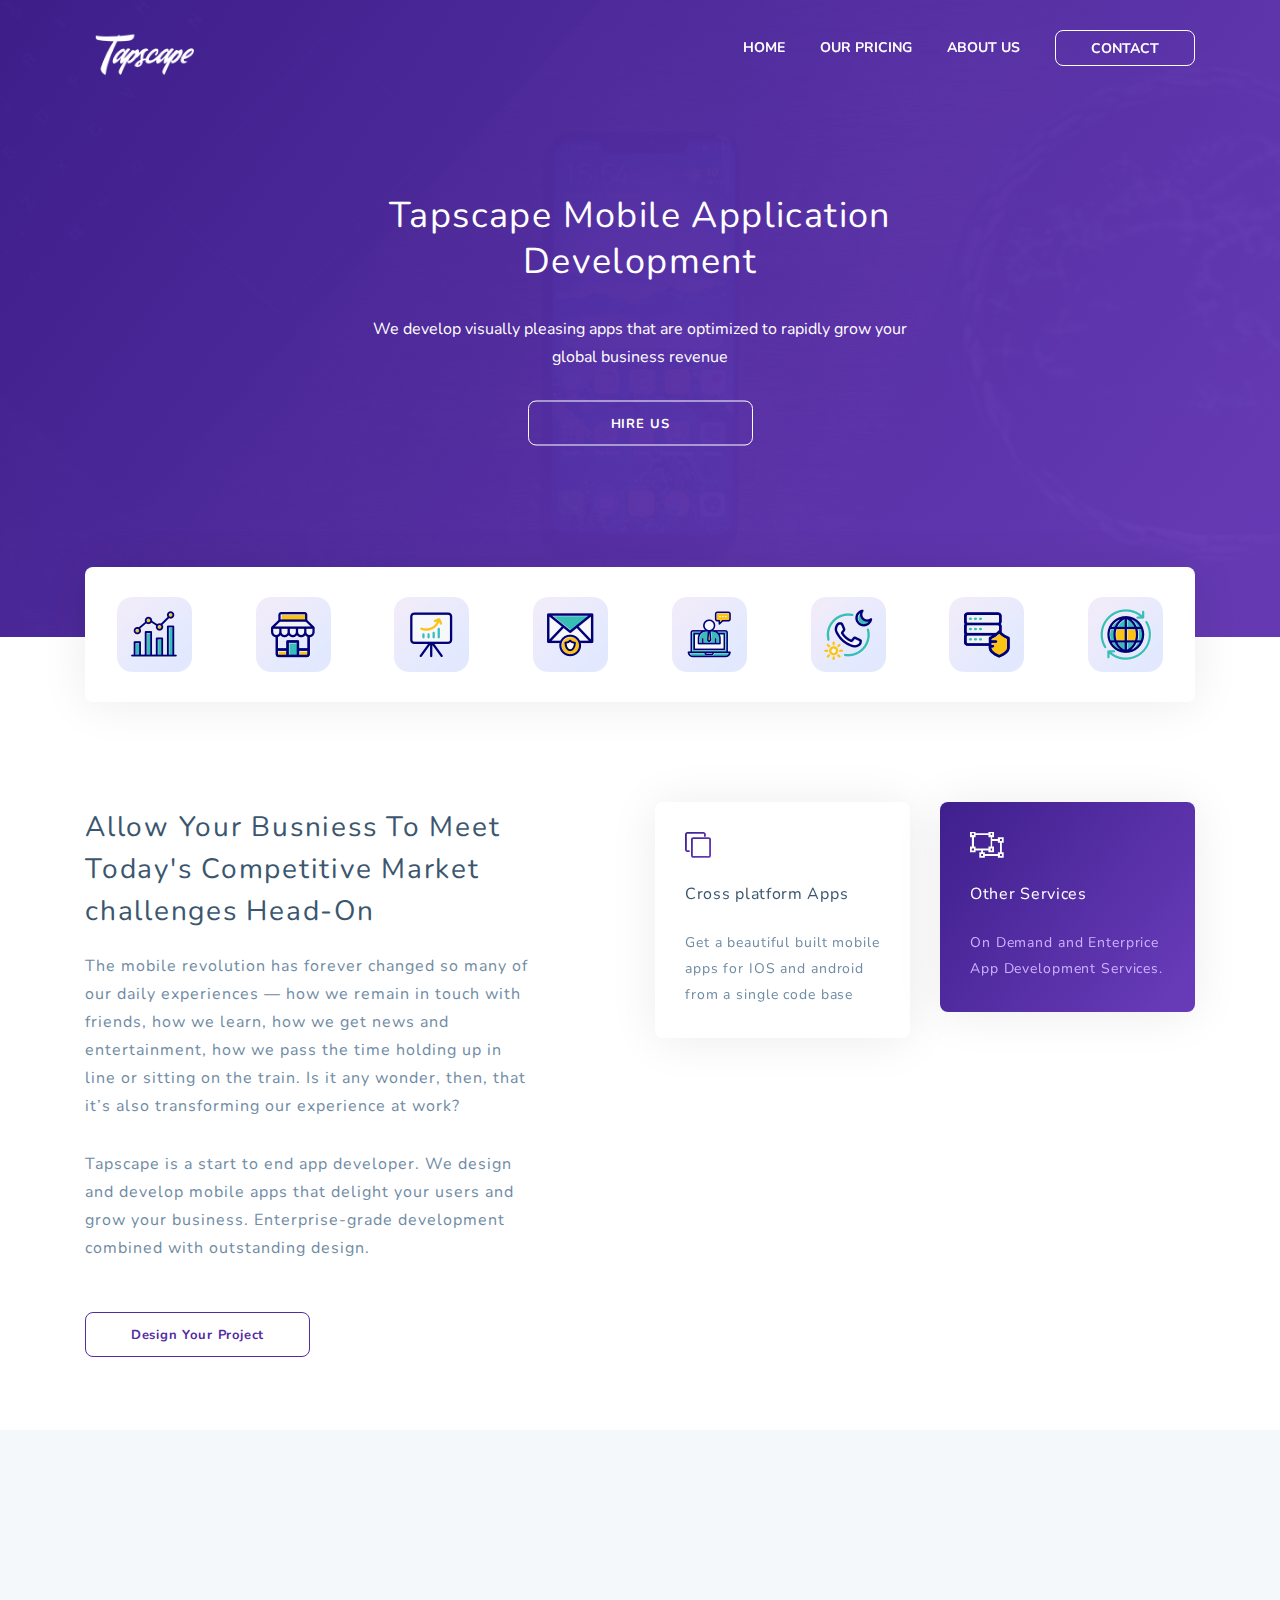
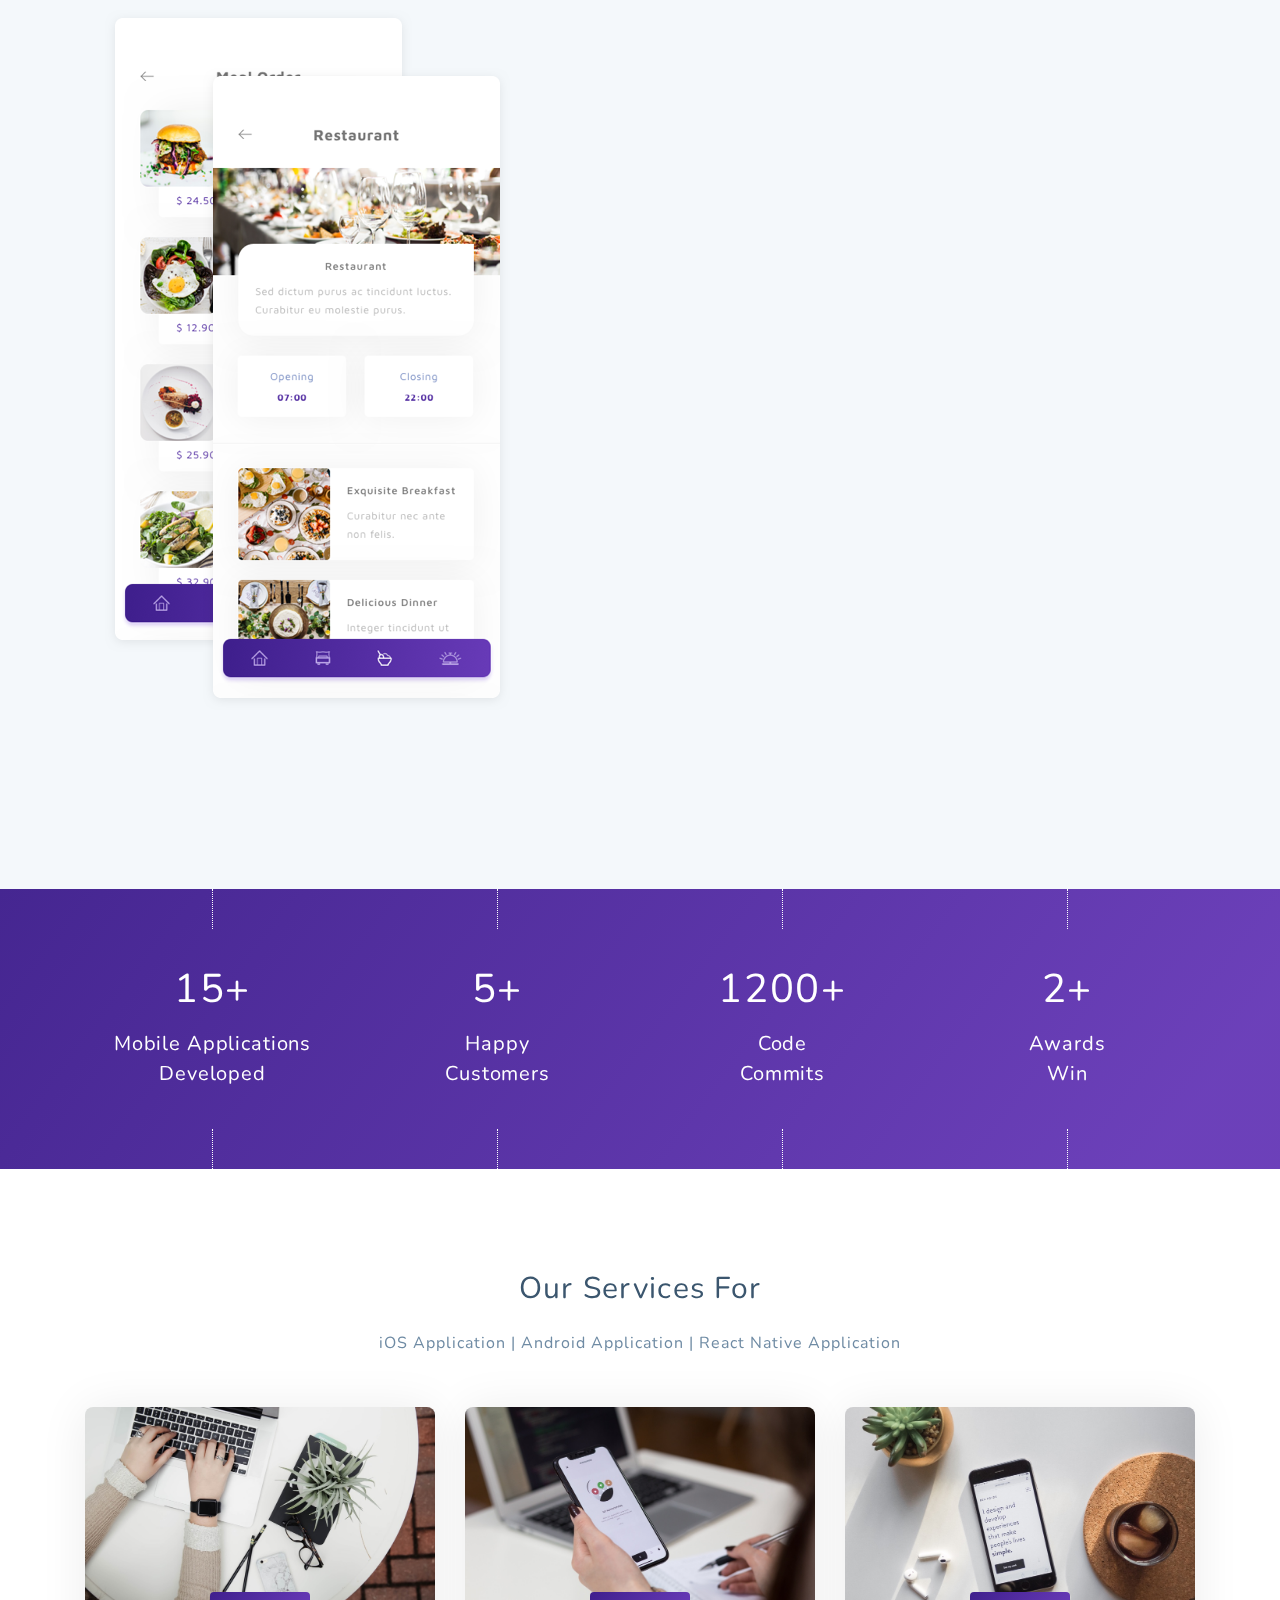
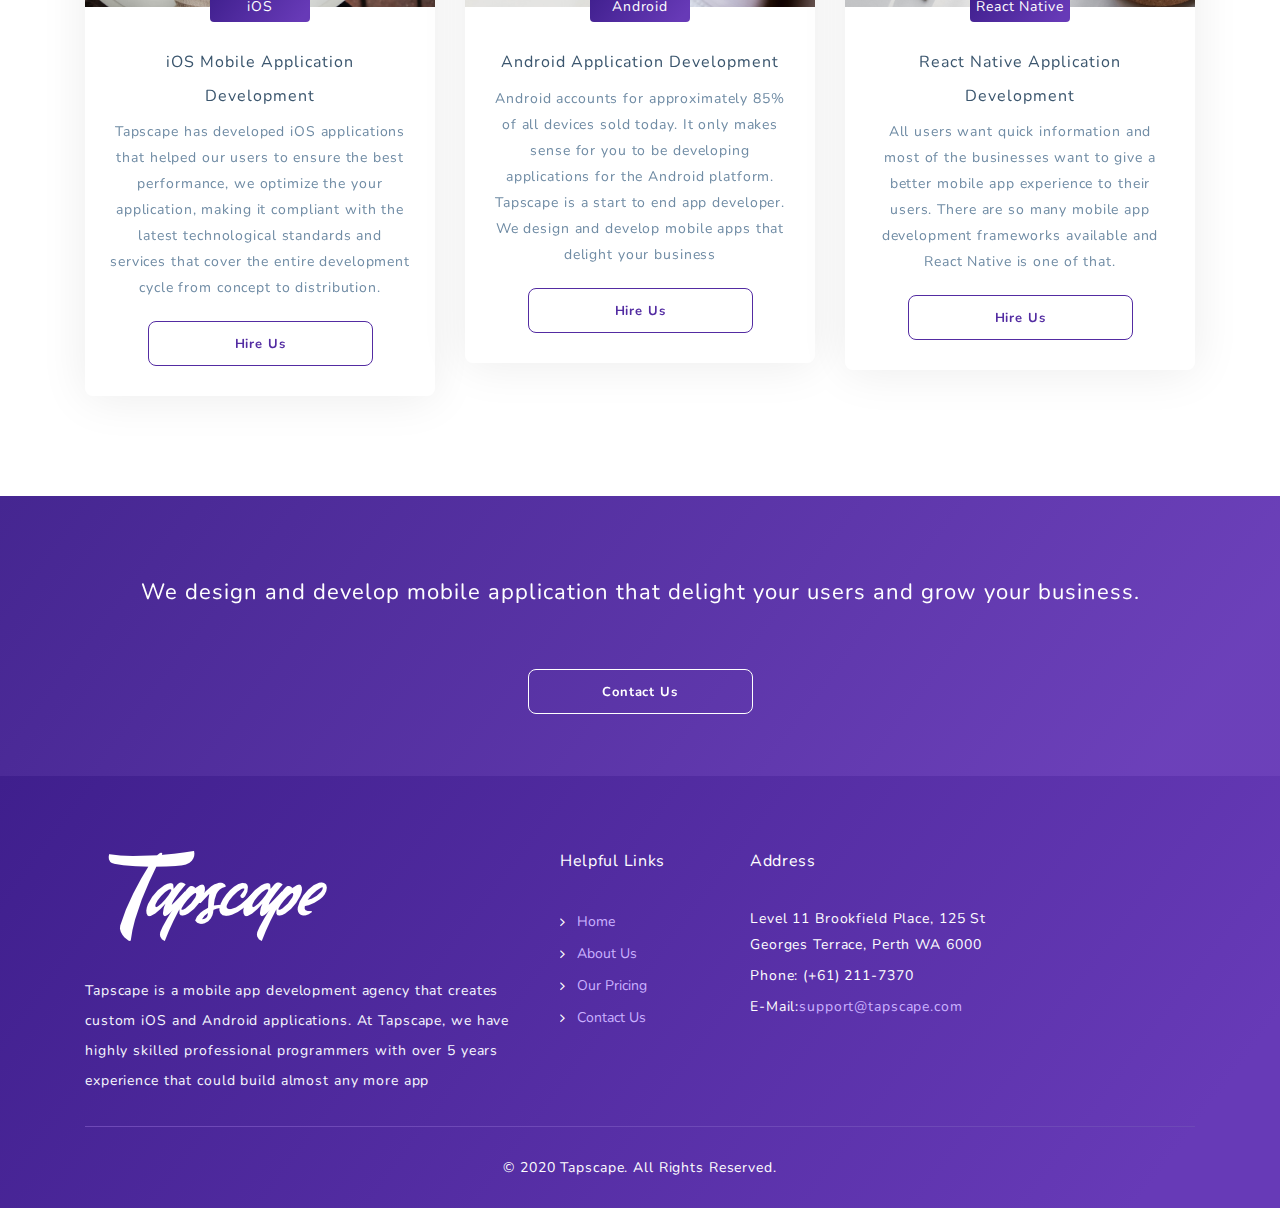
<file: index.html>
<!DOCTYPE html>
<html lang="en">
<head>
	<meta charset="UTF-8">
	<meta http-equiv="X-UA-Compatible" content="IE=edge">
	<meta name="viewport" content="width=device-width, initial-scale=1">

<title>Tapscape - Mobile Application Development</title>
<meta name="description" content="Tapscape Mobile Application Development. We develop visually pleasing apps that are optimized to rapidly grow your global business revenue">
<meta property="og:title" content="Tapscape - Mobile Application Development" />
<meta property="og:description" content="Tapscape Mobile Application Development. We develop visually pleasing apps that are optimized to rapidly grow your global business revenue" />
<meta property="og:url" content="http://tapscape.com/tapscape/index.html" />
<meta property="og:image" content="http://tapscape.com/assets/images/photos/blog/2.jpg" />
<meta property="og:type" content="website" />
<meta name="twitter:card" content="summary_large_image" />
<meta name="twitter:site" content="@Tapscape" />
<meta name="twitter:creator" content="@Tapscape" />
<meta name="robots" content="index, follow" />

	<!-- Favicon -->
	<link rel="icon" type="image/png" href="assets/images/favicon.png" />

	<!-- Bootstrap & Plugins CSS -->
	<link href="assets/css/bootstrap.min.css" rel="stylesheet" type="text/css">
	<link href="assets/css/font-awesome.min.css" rel="stylesheet" type="text/css">

	<!-- Custom CSS -->
	<link href="assets/css/blue.css" rel="stylesheet" type="text/css">
</head>
<body class="home-body">

	<!-- ***** Preloader Start ***** -->
	<div class="loader-wrapper">
		<div class="loader">
			<div class="diamond"></div>
			<div class="diamond"></div>
			<div class="diamond"></div>
		</div>
	</div>
	<!-- ***** Preloader End ***** -->

	<!-- ***** Header Area Start ***** -->
	<header class="header-area">
		<div class="container">
			<div class="row">
				<div class="col-lg-12">
					<nav class="main-nav">
						<!-- ***** Logo Start ***** -->
						<a href="index.html" class="logo">
							<img src="assets/images/tapscape-logo-white.png" class="light-logo" alt="Tapscape" style="height: 45px;" />
							<img src="assets/images/tapscape-logo-dark.png" class="dark-logo" alt="Tapscape" style="height: 45px;"/>
						</a>
						<!-- ***** Logo End ***** -->

						<!-- ***** Menu Start ***** -->
						<ul class="nav">
							<li><a href="index.html">HOME</a></li>
							<li><a href="our-pricing.html">OUR PRICING</a></li>
							<li><a href="about-us.html">ABOUT US</a></li>
							<li><a href="contact.html" class="btn-nav-line">CONTACT</a></li>
						</ul>
						<a class='menu-trigger'>
							<span>Menu</span>
						</a>
						<!-- ***** Menu End ***** -->						
					</nav>
				</div>
			</div>
		</div>
	</header>
	<!-- ***** Header Area End ***** -->


	<!-- ***** Wellcome Area Start ***** -->
	<section class="welcome-area">
		<!-- ***** Wellcome Area Background Start ***** -->
		<div class="welcome-bg" data-bg="assets/images/photos/welcome.jpg"></div>
		<!-- ***** Wellcome Area Background End ***** -->

		<!-- ***** Wellcome Area Content Start ***** -->
		<div class="welcome-content">
			<div class="container">
				<div class="row">
					<div class="offset-lg-3 offset-md-2 col-lg-6 col-md-8 col-sm-12">
						<h1>Tapscape Mobile Application Development</h1>
						<p>We develop visually pleasing apps that are optimized to rapidly grow your global business revenue</p>
						<a class="btn-white-line" href="contact.html">HIRE US</a>
					</div>
				</div>
			</div>
		</div>
		<!-- ***** Wellcome Area Content End ***** -->
	</section>
	<!-- ***** Wellcome Area End ***** -->


	<!-- ***** Home Apps Start ***** -->
	<section class="welcome-apps">
		<div class="container">
			<div class="row">
				<div class="col-lg-12">	
					<div class="apps">
						
						<div class="icon">
								<img src="assets/images/icons/apps/1.png" class="img-fluid" alt="">
							</div>

						<div class="icon">
								<img src="assets/images/icons/apps/2.png" class="img-fluid" alt="">
							</div>
						
						<div class="icon">
								<img src="assets/images/icons/apps/3.png" class="img-fluid" alt="">
							</div>
						
						<div class="icon">
								<img src="assets/images/icons/apps/4.png" class="img-fluid" alt="">
							</div>
					
						<div class="icon">
								<img src="assets/images/icons/apps/5.png" class="img-fluid" alt="">
							</div>
						
						<div class="icon">
								<img src="assets/images/icons/apps/6.png" class="img-fluid" alt="">
							</div>
						
						<div class="icon">
								<img src="assets/images/icons/apps/7.png" class="img-fluid" alt="">
							</div>

						<div class="icon">
								<img src="assets/images/icons/apps/8.png" class="img-fluid" alt="">
							</div>
					</div>
				</div>
			</div>
		</div>
	</section>
	<!-- ***** Home Apps End ***** -->


	<!-- ***** Home About - Services Start ***** -->
	<section class="section services-section pbottom-70">
		<div class="container">
			<div class="row">
				<!-- ***** Home About Start ***** -->
				<div class="col-lg-5 col-md-12 col-sm-12 align-self-center mobile-bottom-fix">
					<div class="left-heading">
						<h2 class="section-title">Allow Your Busniess To Meet Today's Competitive Market challenges Head-On</h2>
					</div>
					<div class="left-text">
						<p class="dark">The mobile revolution has forever changed so many of our daily experiences — how we remain in touch with friends, how we learn, how we get news and entertainment, how we pass the time holding up in line or sitting on the train. Is it any wonder, then, that it’s also transforming our experience at work?</p>
						<p>Tapscape is a start to end app developer. We design and develop mobile apps that delight your users and grow your business. Enterprise-grade development combined with outstanding design.</p>
					</div>
					<a href="Contact.html" class="btn-primary-line">Design Your Project</a>					
				</div>
				<!-- ***** Home About End ***** -->

				<!-- ***** Home Services Start ***** -->
				<div class="offset-lg-1 col-lg-6 col-md-12 col-sm-12 align-self-center">
					<div class="row">
						<div class="col-lg-6 col-md-6 col-sm-12 col-xs-12">
							<a href="#" class="home-services-item" data-scroll-reveal="enter bottom move 30px over 0.6s after 0.2s">
								<i class="fa fa-clone"></i>
								<h5 class="services-title">Cross platform Apps</h5>
								<p>Get a beautiful built mobile apps for IOS and android from a single code base</p>
							</a>
							<a href="#" class="home-services-item" data-scroll-reveal="enter bottom move 30px over 0.6s after 0.2s">
								<i class="fa fa-connectdevelop"></i>
								<h5 class="services-title">Native App Development</h5>
								<p>IOS App and Android App Development Services</p>
							</a>
						</div>
						<div class="col-lg-6 col-md-6 col-sm-12 col-xs-12">
							<a href="#" class="home-services-item active" data-scroll-reveal="enter bottom move 30px over 0.6s after 0.3s">
								<i class="fa fa-object-ungroup"></i>
								<h5 class="services-title">Other Services</h5>
								<p>On Demand and Enterprice App Development Services.</p>
							</a>
							<a href="#" class="home-services-item" data-scroll-reveal="enter bottom move 30px over 0.6s after 0.3s">
								<i class="fa fa-line-chart"></i>
								<h5 class="services-title">Maintenance and Support</h5>
								<p>We provide hosting and devops services to ensure that your product is in safe hands after its launch.</p>
							</a>
						</div>
					</div>
				</div>
				<!-- ***** Home Services End ***** -->
			</div>			
		</div>
	</section>
	<!-- ***** Home About - Services Start ***** -->


	<!-- ***** Features Start ***** -->
	<section class="section background">
		<div class="container">
			<div class="row">
				<div class="col-lg-5 col-md-12 col-sm-12 col-xs-12 align-self-center mobile-bottom-fix">
					<img src="assets/images/mockup/home-mockup.png" class="img-fluid d-block mx-auto" alt="">
				</div>
				<div class="col-lg-7 col-md-12 col-sm-12 col-xs-12 align-self-center">
					<ul class="features">
						<li data-scroll-reveal="enter bottom move 30px over 0.6s after 0.2s">
							<div class="count">
								<span>
									<i class="fa fa-flash"></i>
								</span>
							</div>
							<div class="text">
								<h5 class="title">Design and User Experience that ensures your app will be loved and used</h5>
								<p> Our mission is to develop mobile apps that our clients will love using. Our developers will find the best way to suit your mobile needs.Tapscape got specialists on board with the aptitudes required to form the exceptional mobile experience you're looking out for.</p>
							</div>
						</li>
						<li data-scroll-reveal="enter bottom move 30px over 0.6s after 0.3s">
							<div class="count">
								<span>
									<i class="fa fa-code-fork"></i>
								</span>
							</div>
							<div class="text">
								<h5 class="title">Enterprise-grade development secures reliability and quality</h5>
								<p>Tapscape believe that it's essential to include app security in the advancement and development phase. We incorporate security from the get go, ensure safety among third party and API dependencies, we careful on what gets stored and secure the data transmission.</p>
							</div>
						</li>
						<li data-scroll-reveal="enter bottom move 30px over 0.6s after 0.4s">
							<div class="count">
								<span>
									<i class="fa fa-link"></i>
								</span>
							</div>
							<div class="text">
								<h5 class="title">A proven and quality assurance tested process guarantees your success</h5>
								<p>After the stroke of inspiration comes a lot of planning, outlining, and strategising to make that app dream become reality. We start by turning your thoughts into a reality, also you are involved with each and every step</p>
							</div>
						</li>
						<li data-scroll-reveal="enter bottom move 30px over 0.6s after 0.5s">
							<div class="count">
								<span>
									<i class="fa fa-code"></i>
								</span>
							</div>
							<div class="text">
								<h5 class="title">Start-to-end app development agency</h5>
								<p>Tapscape is a start to end app developement sevices. We design and develop mobile apps that delight your users and grow up your business</p>
							</div>
						</li>
					</ul>
				</div>
			</div>
		</div>
	</section>
	<!-- ***** Features End ***** -->


	<!-- ***** Our Team Start ***** -->
	
	<!-- ***** Our Team End ***** -->


	<!-- ***** Counter Parallax Start ***** -->
	<section class="parallax">
		<div class="parallax-content">
			<div class="container">
				<div class="row">
					<div class="col-lg-3 col-md-6 col-sm-12">
						<div class="count-item">
							<strong>15+</strong>
							<span>Mobile Applications<br>Developed</span>
						</div>
					</div>
					<div class="col-lg-3 col-md-6 col-sm-12">
						<div class="count-item">
							<strong>5+</strong>
							<span>Happy<br>Customers</span>
						</div>
					</div>
					<div class="col-lg-3 col-md-6 col-sm-12">
						<div class="count-item">
							<strong>1200+</strong>
							<span>Code<br>Commits</span>
						</div>
					</div>
					<div class="col-lg-3 col-md-6 col-sm-12">
						<div class="count-item">
							<strong>2+</strong>
							<span>Awards<br>Win</span>
						</div>
					</div>
				</div>
			</div>
		</div>
	</section>
	<!-- ***** Counter Parallax End ***** -->

	<!-- ***** Blog Start ***** -->
	<section class="section pbottom-70">
		<div class="container">
			<div class="row">
				<div class="col-lg-12">
					<div class="center-heading">
						<h2 class="section-title">Our Services For</h2>
					</div>
				</div>
				<div class="offset-lg-3 col-lg-6">
					<div class="center-text">
						<p>iOS Application | Android Application | React Native Application</p>
					</div>					
				</div>
			</div>
			<div class="row">
				<div class="col-lg-4 col-md-6 col-sm-12">
					<div class="blog-post-thumb">
						<div class="img">
							<img src="assets/images/photos/blog/1.jpg" alt="">
						</div>
						<div class="post-content">
							<div class="date">iOS</div>
							<h3>
								<a href="#">iOS Mobile Application Development</a>
							</h3>
							<div class="text">
								Tapscape has developed iOS applications that helped our users to ensure the best performance, we optimize the your application, making it compliant with the latest technological standards and services that cover the entire development cycle from concept to distribution.
							</div>
							<a href="contact.html" class="btn-primary-line">Hire Us</a>
						</div>
					</div>
				</div>
				<div class="col-lg-4 col-md-6 col-sm-12">
					<div class="blog-post-thumb">
						<div class="img">
							<img src="assets/images/photos/blog/2.jpg" alt="">
						</div>
						<div class="post-content">
							<div class="date">Android</div>
							<h3>
								<a href="#">Android Application Development</a>
							</h3>
							<div class="text">
								Android accounts for approximately 85% of all devices sold today. It only makes sense for you to be developing applications for the Android platform. Tapscape is a start to end app developer. We design and develop mobile apps that delight your business
							</div>
							<a href="contact.html" class="btn-primary-line">Hire Us</a>
						</div>
					</div>
				</div>
				<div class="col-lg-4 col-md-6 col-sm-12">
					<div class="blog-post-thumb">
						<div class="img">
							<img src="assets/images/photos/blog/3.jpg" alt="">
						</div>
						<div class="post-content">
							<div class="date">React Native</div>
							<h3>
								<a href="#">React Native Application Development</a>
							</h3>
							<div class="text">
								All users want quick information and most of the businesses want to give a better mobile app experience to their users. There are so many mobile app development frameworks available and React Native is one of that.
							</div>
							<a href="contact.html" class="btn-primary-line">Hire Us</a>
						</div>
					</div>
				</div>
			</div>
		</div>
	</section>
	<!-- ***** Blog End ***** -->

	<section class="parallax">
		<div class="parallax-content">
			<div class="container">
				<div class="row">
					<div class="col-lg-12">
						<div class="info">
							<p>We design and develop mobile application that delight your users and grow your business.</p>
							<a class="btn-white-line" href="contact.html">Contact Us</a>
						</div>
					</div>
				</div>
			</div>
		</div>
	</section>

	<!-- ***** Footer Start ***** -->
	<footer>
		<div class="container">
			<div class="row">
				<div class="col-lg-5 col-md-12 col-sm-12">
					<img src="assets/images/tapscape-logo-white.png" class="logo" alt="">
					<div class="text">Tapscape is a mobile app development agency that creates custom iOS and Android applications. At Tapscape, we have highly skilled professional programmers with over 5 years experience that could build almost any more app</div>
				</div>
				<div class="col-lg-2 col-md-4 col-sm-6 col-6">
					<h5>Helpful Links</h5>
					<ul class="footer-nav">
						<li><a href="index.html"><i class="fa fa-angle-right"></i><span>Home</span></a></li>
						<li><a href="about-us.html"><i class="fa fa-angle-right"></i><span>About Us</span></a></li>
						<li><a href="our-pricing.html"><i class="fa fa-angle-right"></i><span>Our Pricing</span></a></li>
						<li><a href="contact.html"><i class="fa fa-angle-right"></i><span>Contact Us</span></a></li>
					</ul>
				</div>
				<div class="col-lg-3 col-md-4 col-sm-12">
					<h5>Address</h5>
					<div class="address">
						<p>Level 11 Brookfield Place, 125 St Georges Terrace, Perth WA 6000</p>
						<p>Phone: (+61) 211-7370</p>
						<p><span>E-Mail:</span><a href="#">support@tapscape.com</a></p>
					</div>
				</div>
			</div>
			<div class="row">
				<div class="col-lg-12">
					<p class="copyright">© 2020 Tapscape. All Rights Reserved.</p>
				</div>
			</div>
		</div>
	</footer>
	<!-- ***** Footer Start ***** -->



	<!-- jQuery -->
	<script src="assets/js/jquery-2.1.0.min.js"></script>

	<!-- Bootstrap -->
	<script src="assets/js/popper.js"></script>
	<script src="assets/js/bootstrap.min.js"></script>

	<!-- Plugins -->
	<script src="assets/js/scrollreveal.min.js"></script>
	<script src="assets/js/parallax.min.js"></script>
	<script src="assets/js/waypoints.min.js"></script>
	<script src="assets/js/jquery.counterup.min.js"></script>
	<script src="assets/js/imgfix.min.js"></script>	

	<!-- Global Init -->
	<script src="assets/js/custom.js"></script>
</body>
</html>
</file>
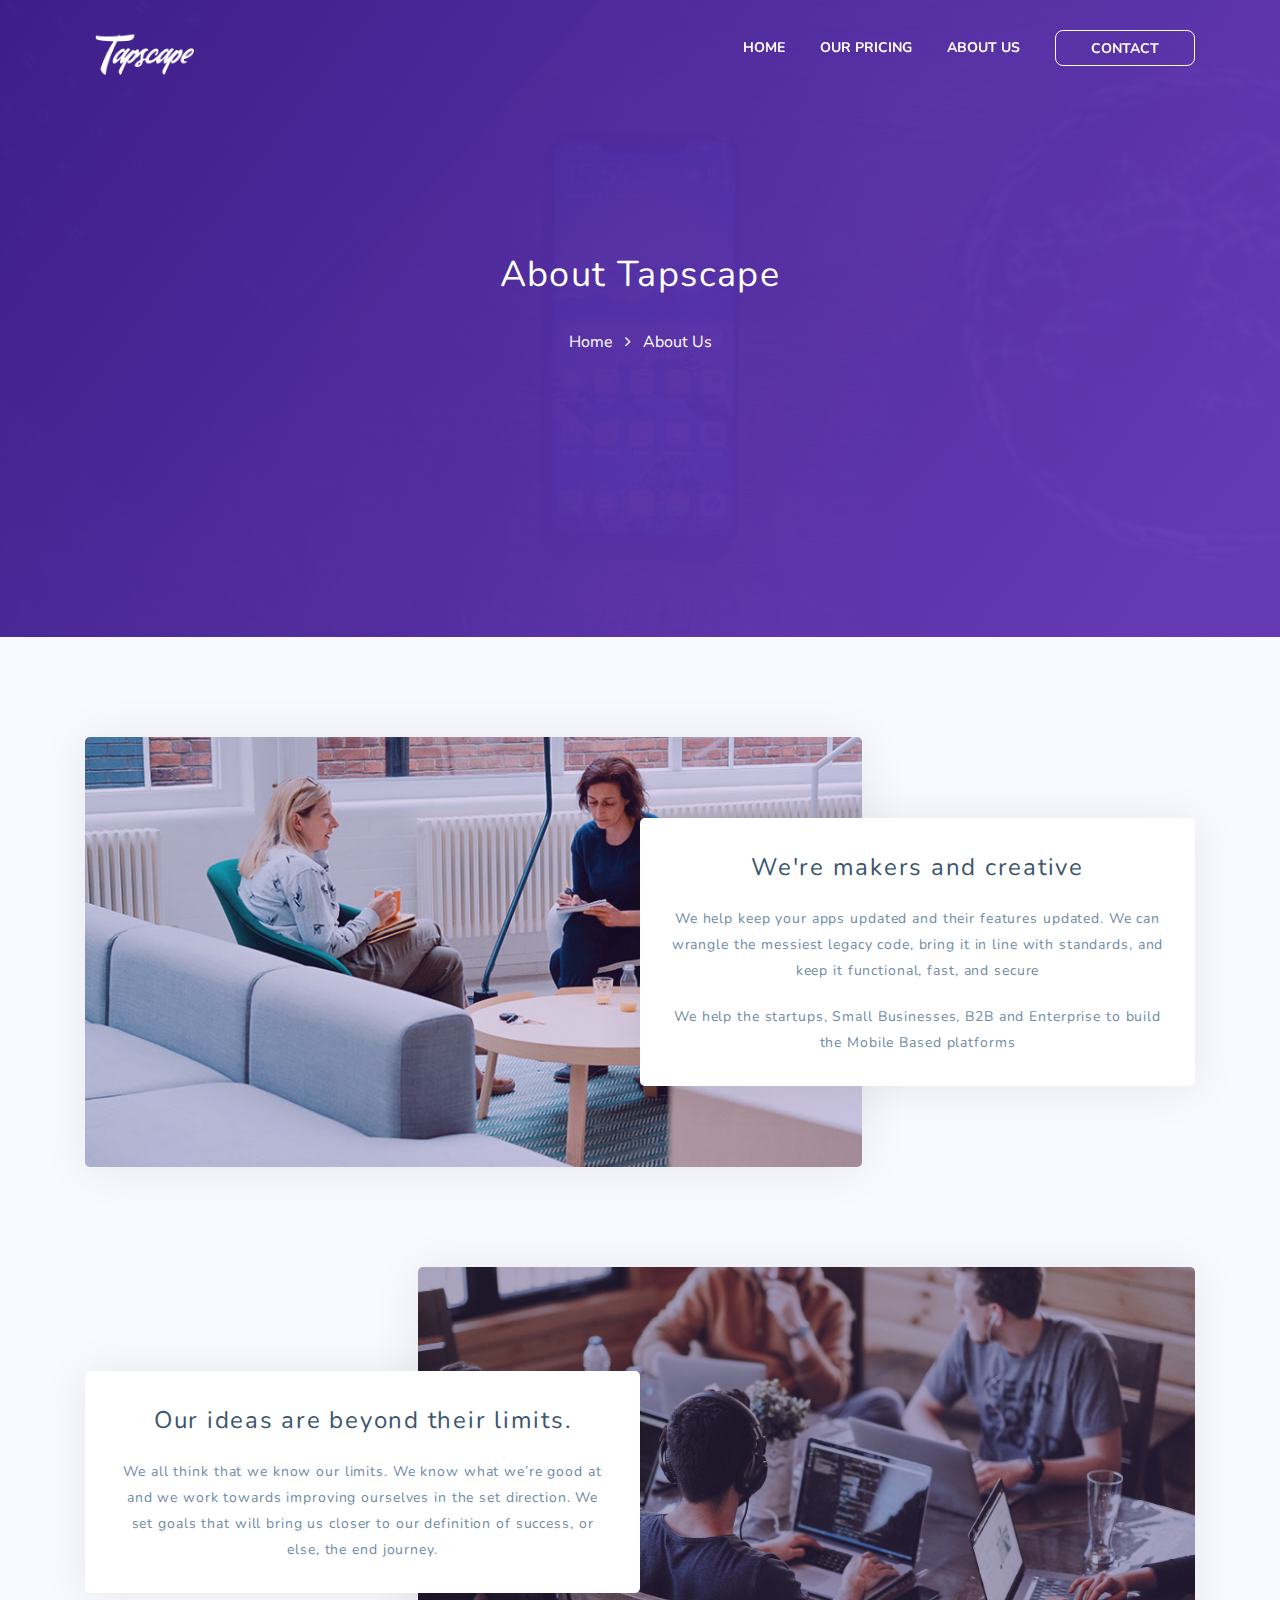
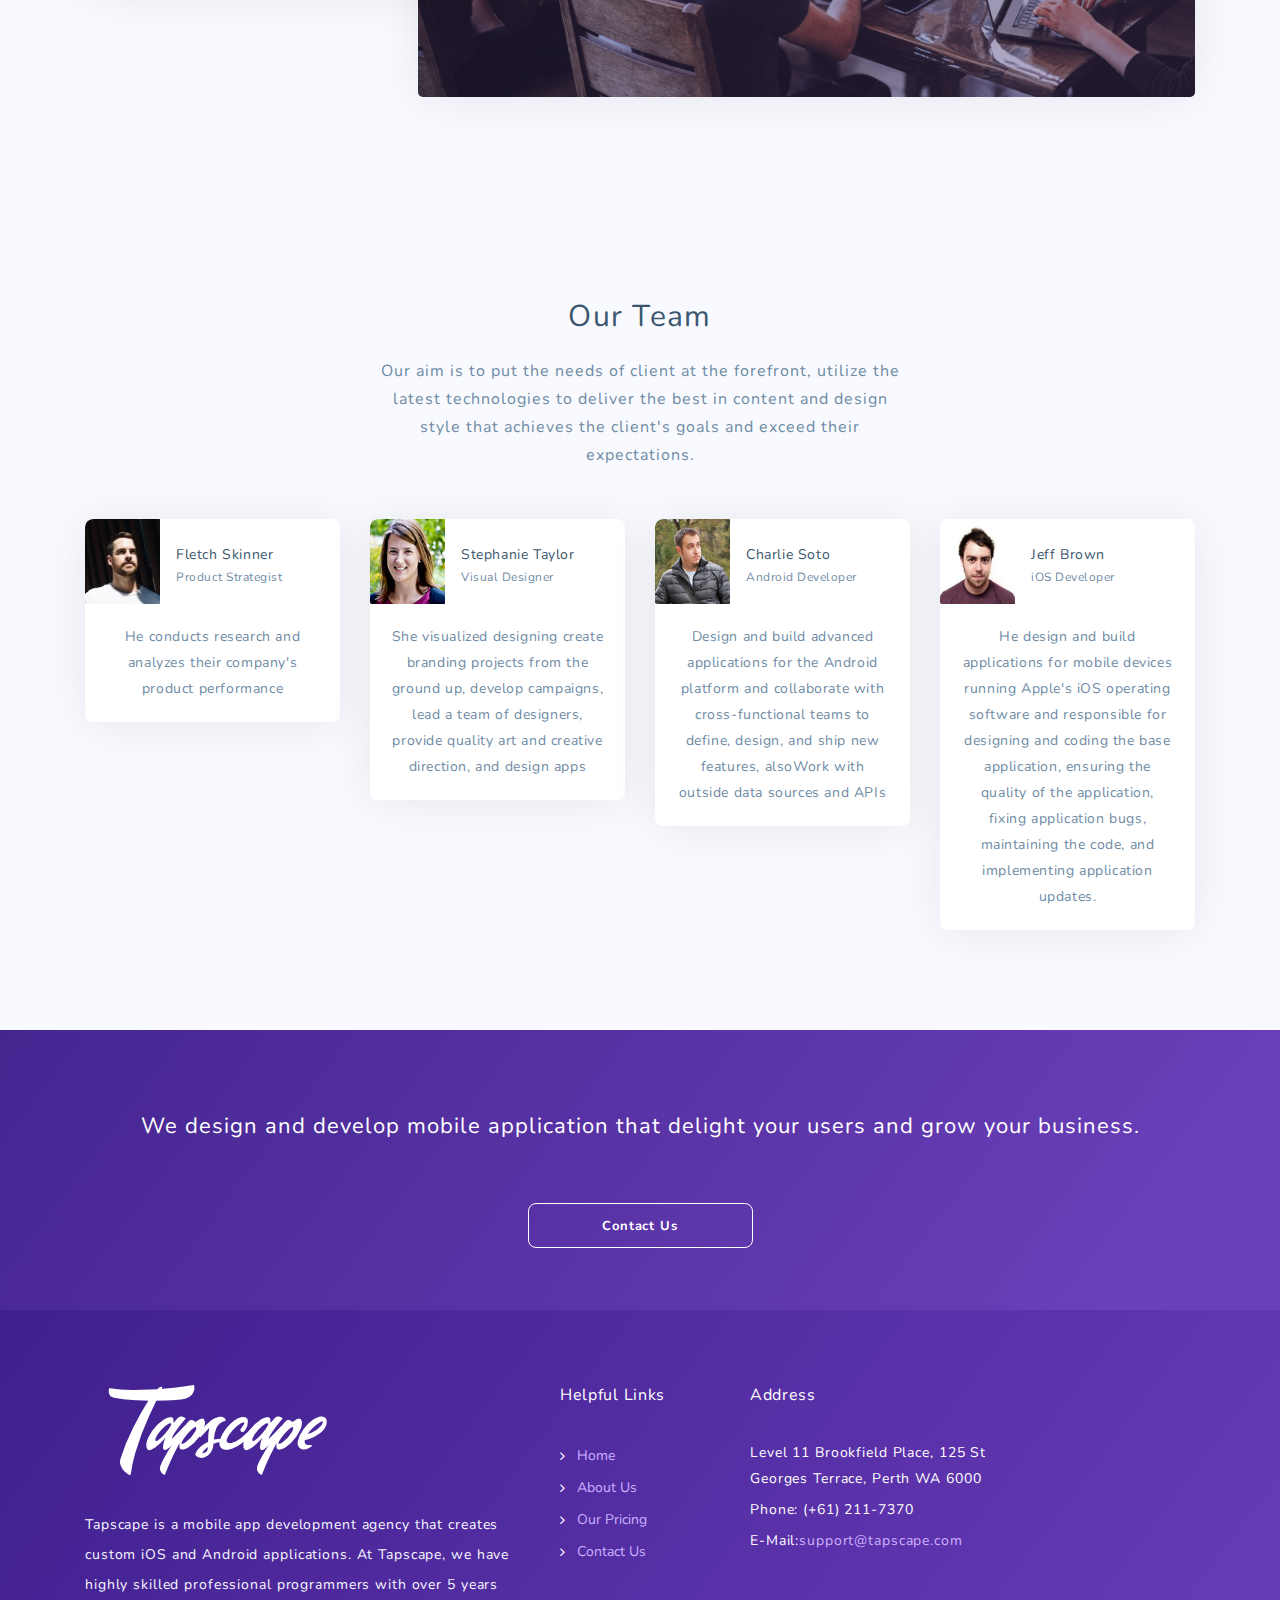
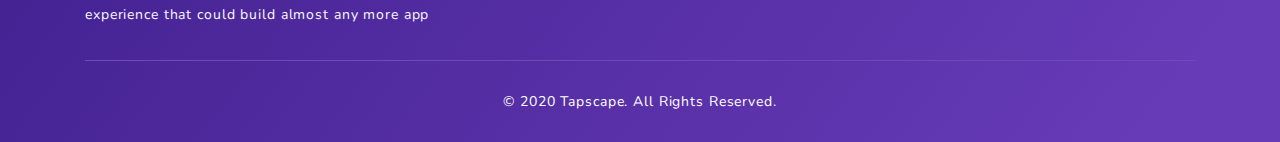
<file: about-us.html>
<!DOCTYPE html>
<html lang="en">
<head>
	<meta charset="UTF-8">
	<meta http-equiv="X-UA-Compatible" content="IE=edge">
	<meta name="viewport" content="width=device-width, initial-scale=1">
	

<title>About - Tapscape</title>
<meta name="description" content="We help keep your apps updated and their features updated. We can wrangle the messiest legacy code, bring it in line with standards, and keep it functional, fast, and secure">
<meta property="og:title" content="About - Tapscape" />
<meta property="og:description" content="We help keep your apps updated and their features updated. We can wrangle the messiest legacy code, bring it in line with standards, and keep it functional, fast, and secure" />
<meta property="og:url" content="http://tapscape.com/about.html" />
<meta property="og:image" content="http://tapscape.com/assets/images/photos/blog/parallax.jpg" />
<meta property="og:type" content="website" />
<meta name="twitter:card" content="summary_large_image" />
<meta name="twitter:site" content="@Tapscape" />
<meta name="twitter:creator" content="@Tapscape" />
<meta name="robots" content="index, follow" />



	<!-- Favicon -->
	<link rel="icon" type="image/png" href="assets/images/favicon.png" />

	<!-- Bootstrap & Plugins CSS -->
	<link href="assets/css/bootstrap.min.css" rel="stylesheet" type="text/css">
	<link href="assets/css/font-awesome.min.css" rel="stylesheet" type="text/css">
	<link href="assets/css/magnific-popup.css" rel="stylesheet" type="text/css">

	<!-- Custom CSS -->
	<link href="assets/css/blue.css" rel="stylesheet" type="text/css">
</head>
<body>

	<!-- ***** Preloader Start ***** -->
	<div class="loader-wrapper">
		<div class="loader">
			<div class="diamond"></div>
			<div class="diamond"></div>
			<div class="diamond"></div>
		</div>
	</div>
	<!-- ***** Preloader End ***** -->

	<!-- ***** Header Area Start ***** -->
	<header class="header-area">
		<div class="container">
			<div class="row">
				<div class="col-lg-12">
					<nav class="main-nav">
						<a href="index.html" class="logo">
							<img src="assets/images/tapscape-logo-white.png" class="light-logo" alt="Tapscape" style="height: 45px;" />
							<img src="assets/images/tapscape-logo-dark.png" class="dark-logo" alt="Tapscape" style="height: 45px;"/>
						</a>
						<!-- ***** Logo End ***** -->

						<!-- ***** Menu Start ***** -->
						<ul class="nav">
							<li><a href="index.html">HOME</a></li>
							<li><a href="our-pricing.html">OUR PRICING</a></li>
							<li><a href="about-us.html">ABOUT US</a></li>
							<li><a href="contact.html" class="btn-nav-line">CONTACT</a></li>
						</ul>
						<a class='menu-trigger'>
							<span>Menu</span>
						</a>
						<!-- ***** Menu End ***** -->						
					</nav>
				</div>
			</div>
		</div>
	</header>
	<!-- ***** Header Area End ***** -->
<section class="welcome-area">
		<!-- ***** Wellcome Area Background Start ***** -->
		<div class="welcome-bg" data-bg="assets/images/photos/welcome.jpg"></div>
		<!-- ***** Wellcome Area Background End ***** -->

		<!-- ***** Wellcome Area Content Start ***** -->
		<div class="welcome-content">
			<div class="container">
				<div class="row">
					<div class="col-lg-12 col-md-12 col-sm-12">
						<h1>About Tapscape</h1>
						<p>
								<a class="text-white" href="index.html">Home</a>
								<a class="text-white mx-2" href="#"><i class="fa fa-angle-right"></i></a>
								<a class="text-white" href="#">About Us</a>
						</p>
					</div>
				</div>
			</div>
		</div>
		<!-- ***** Wellcome Area Content End ***** -->
	</section>

	<section class="page">


		<!-- ***** Page Content Start ***** -->
		<div class="page-bottom pbottom-70">
			<div class="container">
				<div class="row">
					<div class="col-lg-12">
						<div class="about">
							<div class="about-image">
								<img src="assets/images/photos/about/1.jpg" alt="">
							</div>
							<div class="about-text">
								<h2>We're makers and creative</h2>
								<p>We help keep your apps updated and their features updated. We can wrangle the messiest legacy code, bring it in line with standards, and keep it functional, fast, and secure</p>
								<p>We help the startups, Small Businesses, B2B and Enterprise to build the Mobile Based platforms</p>
							</div>
						</div>
						<div class="about left mbottom-30">
							<div class="about-image">
								<img src="assets/images/photos/about/parallax.jpg" alt="">
							</div>
							<div class="about-text">
								<h2>Our ideas are beyond their limits.</h2>
								<p>We all think that we know our limits. We know what we’re good at and we work towards improving ourselves in the set direction. We set goals that will bring us closer to our definition of success, or else, the end journey.</p>
							</div>
						</div>
					</div>
				</div>
			</div>
		</div>
		<!-- ***** Page Content End ***** -->
	</section>
	<!-- ***** Our Team Start ***** -->
	<section class="section pbottom-70">
		<div class="container">
			<div class="row">
				<div class="col-lg-12">
					<div class="center-heading">
						<h2 class="section-title">Our Team</h2>
					</div>
				</div>
				<div class="offset-lg-3 col-lg-6">
					<div class="center-text">
						<p>Our aim is to put the needs of client at the forefront, utilize the latest technologies to deliver the best in content and design style that achieves the client's goals and exceed their expectations.</p>
					</div>					
				</div>
			</div>
			<div class="row">
				<div class="col-lg-3 col-md-6 col-sm-6 col-xs-12">
					<div class="team-item">
						<div class="header">
							<div class="img">
								<img src="assets/images/photos/team/Fletch Skinner.jpg" alt="" style="height: 85px; width: 75px;">
							</div>
							<div class="info">
								<strong>Fletch Skinner</strong>
								<span>Product Strategist</span>
							</div>
						</div>
						<div class="body">
							He conducts research and analyzes their company's product performance
						</div>
					</div>
				</div>
				<div class="col-lg-3 col-md-6 col-sm-6 col-xs-12">
					<div class="team-item">
						<div class="header">
							<div class="img">
								<img src="assets/images/photos/team/Stephanie Taylor.jpg" alt="" style="height: 85px; width: 75px;">
							</div>
							<div class="info">
								<strong>Stephanie Taylor</strong>
								<span>Visual Designer</span>
							</div>
						</div>
						<div class="body">
							She visualized designing create branding projects from the ground up, develop campaigns, lead a team of designers, provide quality art and creative direction, and design apps
						</div>
					</div>
				</div>
				<div class="col-lg-3 col-md-6 col-sm-6 col-xs-12">
					<div class="team-item">
						<div class="header">
							<div class="img">
								<img src="assets/images/photos/team/Charlie Soto.jpg" alt="" style="height: 85px; width: 75px;">
							</div>
							<div class="info">
								<strong>Charlie Soto</strong>
								<span>Android Developer</span>
							</div>
						</div>
						<div class="body">
							Design and build advanced applications for the Android platform and collaborate with cross-functional teams to define, design, and ship new features, alsoWork with outside data sources and APIs
						</div>
					</div>
				</div>
				<div class="col-lg-3 col-md-6 col-sm-6 col-xs-12">
					<div class="team-item">
						<div class="header">
							<div class="img">
								<img src="assets/images/photos/team/Jeff.jpg" alt="" style="height: 85px; width: 75px;">
							</div>
							<div class="info">
								<strong>Jeff Brown</strong>
								<span>iOS Developer</span>
							</div>
						</div>
						<div class="body">
							He design and build applications for mobile devices running Apple's iOS operating software and responsible for designing and coding the base application, ensuring the quality of the application, fixing application bugs, maintaining the code, and implementing application updates.
						</div>
					</div>
				</div>
			</div>
		</div>
	</section>
	<!-- ***** Our Team End ***** -->

	<section class="parallax">
		<div class="parallax-content">
			<div class="container">
				<div class="row">
					<div class="col-lg-12">
						<div class="info">
							<p>We design and develop mobile application that delight your users and grow your business.</p>
							<a class="btn-white-line" href="contact.html">Contact Us</a>
						</div>
					</div>
				</div>
			</div>
		</div>
	</section>

	<!-- ***** Footer Start ***** -->
	<footer>
		<div class="container">
			<div class="row">
				<div class="col-lg-5 col-md-12 col-sm-12">
					<img src="assets/images/tapscape-logo-white.png" class="logo" alt="">
					<div class="text">Tapscape is a mobile app development agency that creates custom iOS and Android applications. At Tapscape, we have highly skilled professional programmers with over 5 years experience that could build almost any more app</div>
				</div>
				<div class="col-lg-2 col-md-4 col-sm-6 col-6">
					<h5>Helpful Links</h5>
					<ul class="footer-nav">
						<li><a href="index.html"><i class="fa fa-angle-right"></i><span>Home</span></a></li>
						<li><a href="about-us.html"><i class="fa fa-angle-right"></i><span>About Us</span></a></li>
						<li><a href="our-pricing.html"><i class="fa fa-angle-right"></i><span>Our Pricing</span></a></li>
						<li><a href="contact.html"><i class="fa fa-angle-right"></i><span>Contact Us</span></a></li>
					</ul>
				</div>
				<div class="col-lg-3 col-md-4 col-sm-12">
					<h5>Address</h5>
					<div class="address">
						<p>Level 11 Brookfield Place, 125 St Georges Terrace, Perth WA 6000</p>
						<p>Phone: (+61) 211-7370</p>
						<p><span>E-Mail:</span><a href="#">support@tapscape.com</a></p>
					</div>
				</div>
			</div>
			<div class="row">
				<div class="col-lg-12">
					<p class="copyright">© 2020 Tapscape. All Rights Reserved.</p>
				</div>
			</div>
		</div>
	</footer>
	<!-- ***** Footer Start ***** -->



	<!-- jQuery -->
	<script src="assets/js/jquery-2.1.0.min.js"></script>

	<!-- Bootstrap -->
	<script src="assets/js/popper.js"></script>
	<script src="assets/js/bootstrap.min.js"></script>

	<!-- Plugins -->
	<script src="assets/js/scrollreveal.min.js"></script>
	<script src="assets/js/parallax.min.js"></script>
	<script src="assets/js/jquery.magnific-popup.min.js"></script>
	<script src="assets/js/imgfix.min.js"></script>

	<!-- Global Init -->
	<script src="assets/js/custom.js"></script>
</body>
</html>
</file>
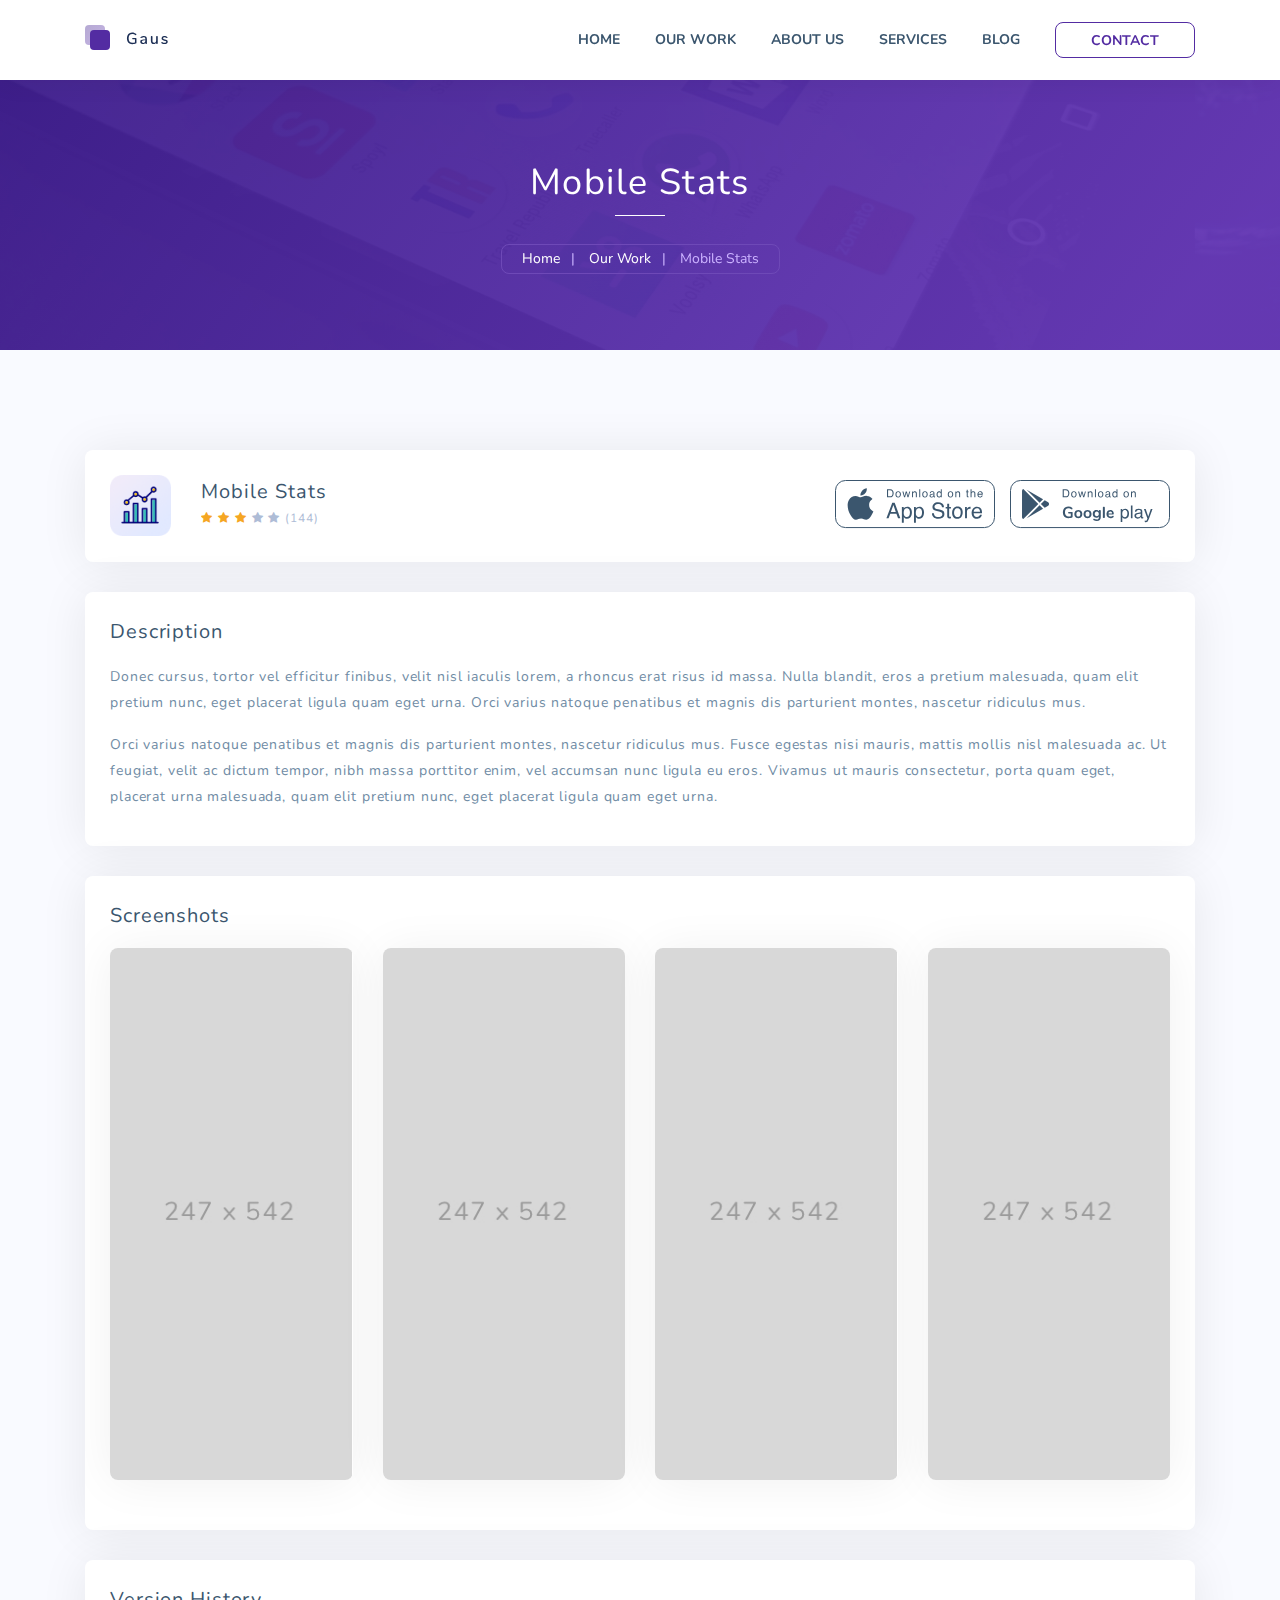
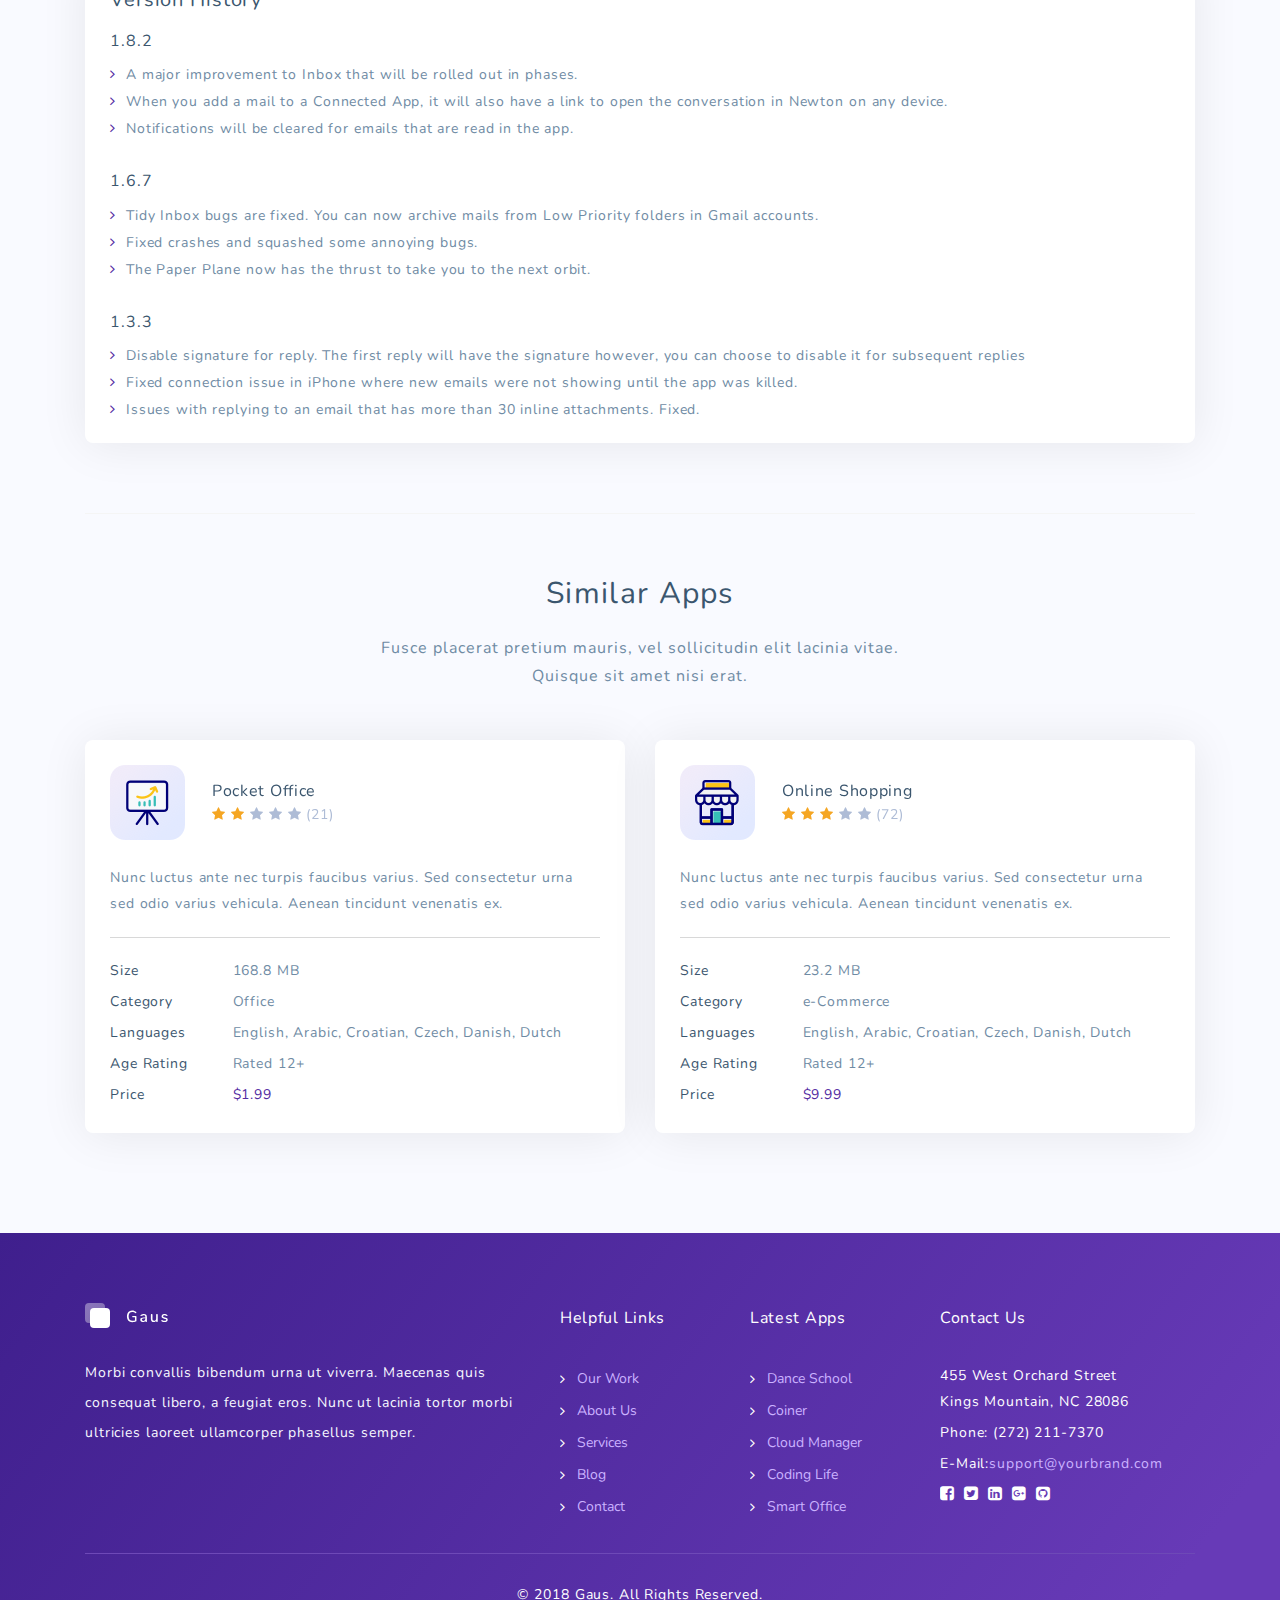
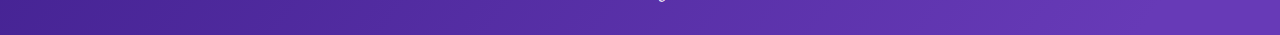
<file: app-single.html>
<!DOCTYPE html>
<html lang="en">
<head>
	<meta charset="UTF-8">
	<meta http-equiv="X-UA-Compatible" content="IE=edge">
	<meta name="viewport" content="width=device-width, initial-scale=1">
	<title>Gaus - Mobile App Development Agency Template</title>
	<meta name="description" content="Gaus is a Mobile App Development Agency Template by tempload." />
	<meta name="keywords" content="Gaus, mobile app, agency, development, html, template, tempload" />
	<meta name="author" content="tempload"/>

	<!-- Favicon -->
	<link rel="icon" type="image/png" href="assets/images/favicon.png" />

	<!-- Bootstrap & Plugins CSS -->
	<link href="assets/css/bootstrap.min.css" rel="stylesheet" type="text/css">
	<link href="assets/css/font-awesome.min.css" rel="stylesheet" type="text/css">
	<link href="assets/css/magnific-popup.css" rel="stylesheet" type="text/css">

	<!-- Custom CSS -->
	<link href="assets/css/blue.css" rel="stylesheet" type="text/css">
</head>
<body>

	<!-- ***** Preloader Start ***** -->
	<div class="loader-wrapper">
		<div class="loader">
			<div class="diamond"></div>
			<div class="diamond"></div>
			<div class="diamond"></div>
		</div>
	</div>
	<!-- ***** Preloader End ***** -->

	<!-- ***** Header Area Start ***** -->
	<header class="header-area header-white">
		<div class="container">
			<div class="row">
				<div class="col-lg-12">
					<nav class="main-nav">
						<!-- ***** Logo Start ***** -->
						<a href="blue-index.html" class="logo">
							<img src="assets/images/blue-logo-white.svg" class="light-logo" alt="Gaus"/>
							<img src="assets/images/blue-logo-dark.svg" class="dark-logo" alt="Gaus"/>
						</a>
						<!-- ***** Logo End ***** -->

						<!-- ***** Menu Start ***** -->
						<ul class="nav">
							<li><a href="blue-index.html">HOME</a></li>
							<li><a href="blue-our-work.html">OUR WORK</a></li>
							<li><a href="blue-about-us.html">ABOUT US</a></li>
							<li><a href="blue-services.html">SERVICES</a></li>
							<li><a href="blue-blog.html">BLOG</a></li>
							<li><a href="blue-contact.html" class="btn-nav-line">CONTACT</a></li>
						</ul>
						<a class='menu-trigger'>
							<span>Menu</span>
						</a>
						<!-- ***** Menu End ***** -->						
					</nav>
				</div>
			</div>
		</div>
	</header>
	<!-- ***** Header Area End ***** -->


	<section class="page">
		<!-- ***** Page Top Start ***** -->
		<div class="cover" data-image="assets/images/photos/parallax.jpg">
			<div class="page-top">
				<div class="container">
					<div class="row">
						<div class="col-lg-12">
							<h1>Mobile Stats</h1>
						</div>
						<div class="col-lg-12 text-center">
							<ol class="breadcrumb">
								<li><a href="blue-index.html">Home</a></li>
								<li><a href="blue-our-work.html">Our Work</a></li>
								<li class="active">Mobile Stats</li>
							</ol>
						</div>
					</div>
				</div>
			</div>
		</div>
		<!-- ***** Page Top End ***** -->

		<!-- ***** Page Content Start ***** -->
		<div class="page-bottom pbottom-70">
			<div class="container">
				<div class="row">
					<div class="col-lg-12">
						<div class="app-single">
							<!-- ***** App Header Start ***** -->
							<div class="header">
								<div class="row">
									<div class="col-lg-1 col-md-2 col-sm-12">
										<div class="icon">
											<img src="assets/images/icons/apps/1.png" class="img-fluid" alt="">
										</div>
									</div>
									<div class="col-lg-5 col-md-4 col-sm-12">
										<div class="title">
											<h2>Mobile Stats</h2>
											<ul class="stars">
												<li><i class="fa fa-star active"></i></li>
												<li><i class="fa fa-star active"></i></li>
												<li><i class="fa fa-star active"></i></li>
												<li><i class="fa fa-star"></i></li>
												<li><i class="fa fa-star"></i></li>
												<li>(144)</li>
											</ul>
										</div>
									</div>
									<div class="col-lg-6 col-md-6 col-sm-12">
										<div class="download-buttons">
											<a href="#"><img src="assets/images/download-apple-store.svg" alt=""></a>
											<a href="#"><img src="assets/images/download-google-play.svg" alt=""></a>
										</div>
									</div>
								</div>
							</div>
							<!-- ***** App Header End ***** -->

							<!-- ***** App Description Start ***** -->
							<div class="item">
								<div class="content">
									<h5 class="title">Description</h5>
									<div class="text">
										<p>Donec cursus, tortor vel efficitur finibus, velit nisl iaculis lorem, a rhoncus erat risus id massa. Nulla blandit, eros a pretium malesuada, quam elit pretium nunc, eget placerat ligula quam eget urna. Orci varius natoque penatibus et magnis dis parturient montes, nascetur ridiculus mus.</p>
										<p>Orci varius natoque penatibus et magnis dis parturient montes, nascetur ridiculus mus. Fusce egestas nisi mauris, mattis mollis nisl malesuada ac. Ut feugiat, velit ac dictum tempor, nibh massa porttitor enim, vel accumsan nunc ligula eu eros. Vivamus ut mauris consectetur, porta quam eget, placerat urna malesuada, quam elit pretium nunc, eget placerat ligula quam eget urna.</p>
									</div>
								</div>
							</div>
							<!-- ***** App Description End ***** -->

							<!-- ***** Screenshot Start ***** -->
							<div class="item">
								<div class="content">
									<h5 class="title">Screenshots</h5>
									<div class="row gallery">
										<div class="col-lg-3 col-md-6 col-sm-6 col-xs-12">
											<a class="gallery-item" href="assets/images/mockup/1.jpg" title="Screenshot 1">
												<img src="assets/images/mockup/1.jpg" class="img-fluid" alt="">
											</a>
										</div>
										<div class="col-lg-3 col-md-6 col-sm-6 col-xs-12">
											<a class="gallery-item" href="assets/images/mockup/2.jpg" title="Screenshot 2">
												<img src="assets/images/mockup/2.jpg" class="img-fluid" alt="">
											</a>
										</div>
										<div class="col-lg-3 col-md-6 col-sm-6 col-xs-12">
											<a class="gallery-item" href="assets/images/mockup/3.jpg" title="Screenshot 3">
												<img src="assets/images/mockup/3.jpg" class="img-fluid" alt="">
											</a>
										</div>
										<div class="col-lg-3 col-md-6 col-sm-6 col-xs-12">
											<a class="gallery-item" href="assets/images/mockup/4.jpg" title="Screenshot 4">
												<img src="assets/images/mockup/4.jpg" class="img-fluid" alt="">
											</a>
										</div>
									</div>
								</div>
							</div>
							<!-- ***** Screenshot End ***** -->

							<!-- ***** Version History Start ***** -->
							<div class="item">
								<div class="content">
									<h5 class="title">Version History</h5>
									<div class="text">
										<div class="version">
											<h6>1.8.2</h6>
											<ul>
												<li>A major improvement to Inbox that will be rolled out in phases.</li>
												<li>When you add a mail to a Connected App, it will also have a link to open the conversation in Newton on any device.</li>
												<li>Notifications will be cleared for emails that are read in the app.</li>
											</ul>
										</div>
										<div class="version">
											<h6>1.6.7</h6>
											<ul>
												<li>Tidy Inbox bugs are fixed. You can now archive mails from Low Priority folders in Gmail accounts.</li>
												<li>Fixed crashes and squashed some annoying bugs.</li>
												<li>The Paper Plane now has the thrust to take you to the next orbit.</li>
											</ul>
										</div>
										<div class="version mbottom-0">
											<h6>1.3.3</h6>
											<ul>
												<li>Disable signature for reply. The first reply will have the signature however, you can choose to disable it for subsequent replies</li>
												<li>Fixed connection issue in iPhone where new emails were not showing until the app was killed.</li>
												<li>Issues with replying to an email that has more than 30 inline attachments. Fixed.</li>
											</ul>
										</div>
									</div>
								</div>
							</div>
							<!-- ***** Version History End ***** -->
						</div>
					</div>
					<div class="col-lg-12">
						<div class="row">
							<div class="col-lg-12">
								<div class="center-heading">
									<h2 class="section-title">Similar Apps</h2>
								</div>
							</div>
							<div class="offset-lg-3 col-lg-6">
								<div class="center-text">
									<p>Fusce placerat pretium mauris, vel sollicitudin elit lacinia vitae. Quisque sit amet nisi erat.</p>
								</div>
							</div>
						</div>
						<div class="row">
							<!-- ***** App Item Start ***** -->
							<div class="col-lg-6 col-md-12 col-sm-12">
								<a href="blue-app-single.html" class="page-app">
									<div class="app-top">
										<div class="icon">
											<img src="assets/images/icons/apps/3.png" alt="">
										</div>
										<div class="app-title">
											<h5 class="title">Pocket Office</h5>
											<ul class="stars">
												<li><i class="fa fa-star active"></i></li>
												<li><i class="fa fa-star active"></i></li>
												<li><i class="fa fa-star "></i></li>
												<li><i class="fa fa-star"></i></li>
												<li><i class="fa fa-star"></i></li>
												<li>(21)</li>
											</ul>
										</div>
									</div>
									<div class="app-content">
										<div class="text">
											Nunc luctus ante nec turpis faucibus varius. Sed consectetur urna sed odio varius vehicula. Aenean tincidunt venenatis ex.
										</div>
										<ul class="app-table">
											<li>
												<div class="table-title">Size</div>
												<div class="table-content">168.8 MB</div>
											</li>
											<li>
												<div class="table-title">Category</div>
												<div class="table-content">Office</div>
											</li>
											<li>
												<div class="table-title">Languages</div>
												<div class="table-content">English, Arabic, Croatian, Czech, Danish, Dutch</div>
											</li>
											<li>
												<div class="table-title">Age Rating</div>
												<div class="table-content">Rated 12+</div>
											</li>
											<li>
												<div class="table-title">Price</div>
												<div class="table-content">
													<div class="price">$1.99</div>
												</div>
											</li>
										</ul>
									</div>
								</a>
							</div>
							<!-- ***** App Item End ***** -->
							
							<!-- ***** App Item Start ***** -->
							<div class="col-lg-6 col-md-12 col-sm-12">
								<a href="blue-app-single.html" class="page-app">
									<div class="app-top">
										<div class="icon">
											<img src="assets/images/icons/apps/2.png" alt="">
										</div>
										<div class="app-title">
											<h5 class="title">Online Shopping</h5>
											<ul class="stars">
												<li><i class="fa fa-star active"></i></li>
												<li><i class="fa fa-star active"></i></li>
												<li><i class="fa fa-star active"></i></li>
												<li><i class="fa fa-star"></i></li>
												<li><i class="fa fa-star"></i></li>
												<li>(72)</li>
											</ul>
										</div>
									</div>
									<div class="app-content">
										<div class="text">
											Nunc luctus ante nec turpis faucibus varius. Sed consectetur urna sed odio varius vehicula. Aenean tincidunt venenatis ex.
										</div>
										<ul class="app-table">
											<li>
												<div class="table-title">Size</div>
												<div class="table-content">23.2 MB</div>
											</li>
											<li>
												<div class="table-title">Category</div>
												<div class="table-content">e-Commerce</div>
											</li>
											<li>
												<div class="table-title">Languages</div>
												<div class="table-content">English, Arabic, Croatian, Czech, Danish, Dutch</div>
											</li>
											<li>
												<div class="table-title">Age Rating</div>
												<div class="table-content">Rated 12+</div>
											</li>
											<li>
												<div class="table-title">Price</div>
												<div class="table-content">
													<div class="price">$9.99</div>
												</div>
											</li>
										</ul>
									</div>
								</a>
							</div>
							<!-- ***** App Item End ***** -->
						</div>
					</div>
				</div>
			</div>
		</div>
		<!-- ***** Page Content End ***** -->
	</section>



	<!-- ***** Footer Start ***** -->
	<footer>
		<div class="container">
			<div class="row">
				<div class="col-lg-5 col-md-12 col-sm-12">
					<img src="assets/images/blue-logo-white.svg" class="logo" alt="">
					<div class="text">Morbi convallis bibendum urna ut viverra. Maecenas quis consequat libero, a feugiat eros. Nunc ut lacinia tortor morbi ultricies laoreet ullamcorper phasellus semper.</div>
				</div>
				<div class="col-lg-2 col-md-4 col-sm-6 col-6">
					<h5>Helpful Links</h5>
					<ul class="footer-nav">
						<li><a href="#"><i class="fa fa-angle-right"></i><span>Our Work</span></a></li>
						<li><a href="#"><i class="fa fa-angle-right"></i><span>About Us</span></a></li>
						<li><a href="#"><i class="fa fa-angle-right"></i><span>Services</span></a></li>
						<li><a href="#"><i class="fa fa-angle-right"></i><span>Blog</span></a></li>
						<li><a href="#"><i class="fa fa-angle-right"></i><span>Contact</span></a></li>
					</ul>
				</div>
				<div class="col-lg-2 col-md-4 col-sm-6 col-6">
					<h5>Latest Apps</h5>
					<ul class="footer-nav">
						<li><a href="#"><i class="fa fa-angle-right"></i><span>Dance School</span></a></li>
						<li><a href="#"><i class="fa fa-angle-right"></i><span>Coiner</span></a></li>
						<li><a href="#"><i class="fa fa-angle-right"></i><span>Cloud Manager</span></a></li>
						<li><a href="#"><i class="fa fa-angle-right"></i><span>Coding Life</span></a></li>
						<li><a href="#"><i class="fa fa-angle-right"></i><span>Smart Office</span></a></li>
					</ul>
				</div>
				<div class="col-lg-3 col-md-4 col-sm-12">
					<h5>Contact Us</h5>
					<div class="address">
						<p>455 West Orchard Street<br>Kings Mountain, NC 28086</p>
						<p>Phone: (272) 211-7370</p>
						<p><span>E-Mail:</span><a href="#">support@yourbrand.com</a></p>
						<ul class="social">
							<li><a href="#"><i class="fa fa-facebook-square"></i></a></li>
							<li><a href="#"><i class="fa fa-twitter-square"></i></a></li>
							<li><a href="#"><i class="fa fa-linkedin-square"></i></a></li>
							<li><a href="#"><i class="fa fa-google-plus-square"></i></a></li>
							<li><a href="#"><i class="fa fa-github-square"></i></a></li>
						</ul>
					</div>
				</div>
			</div>
			<div class="row">
				<div class="col-lg-12">
					<p class="copyright">© 2018 Gaus. All Rights Reserved.</p>
				</div>
			</div>
		</div>
	</footer>
	<!-- ***** Footer Start ***** -->



	<!-- jQuery -->
	<script src="assets/js/jquery-2.1.0.min.js"></script>

	<!-- Bootstrap -->
	<script src="assets/js/popper.js"></script>
	<script src="assets/js/bootstrap.min.js"></script>

	<!-- Plugins -->
	<script src="assets/js/scrollreveal.min.js"></script>
	<script src="assets/js/parallax.min.js"></script>
	<script src="assets/js/jquery.magnific-popup.min.js"></script>

	<!-- Global Init -->
	<script src="assets/js/custom.js"></script>
</body>
</html>
</file>
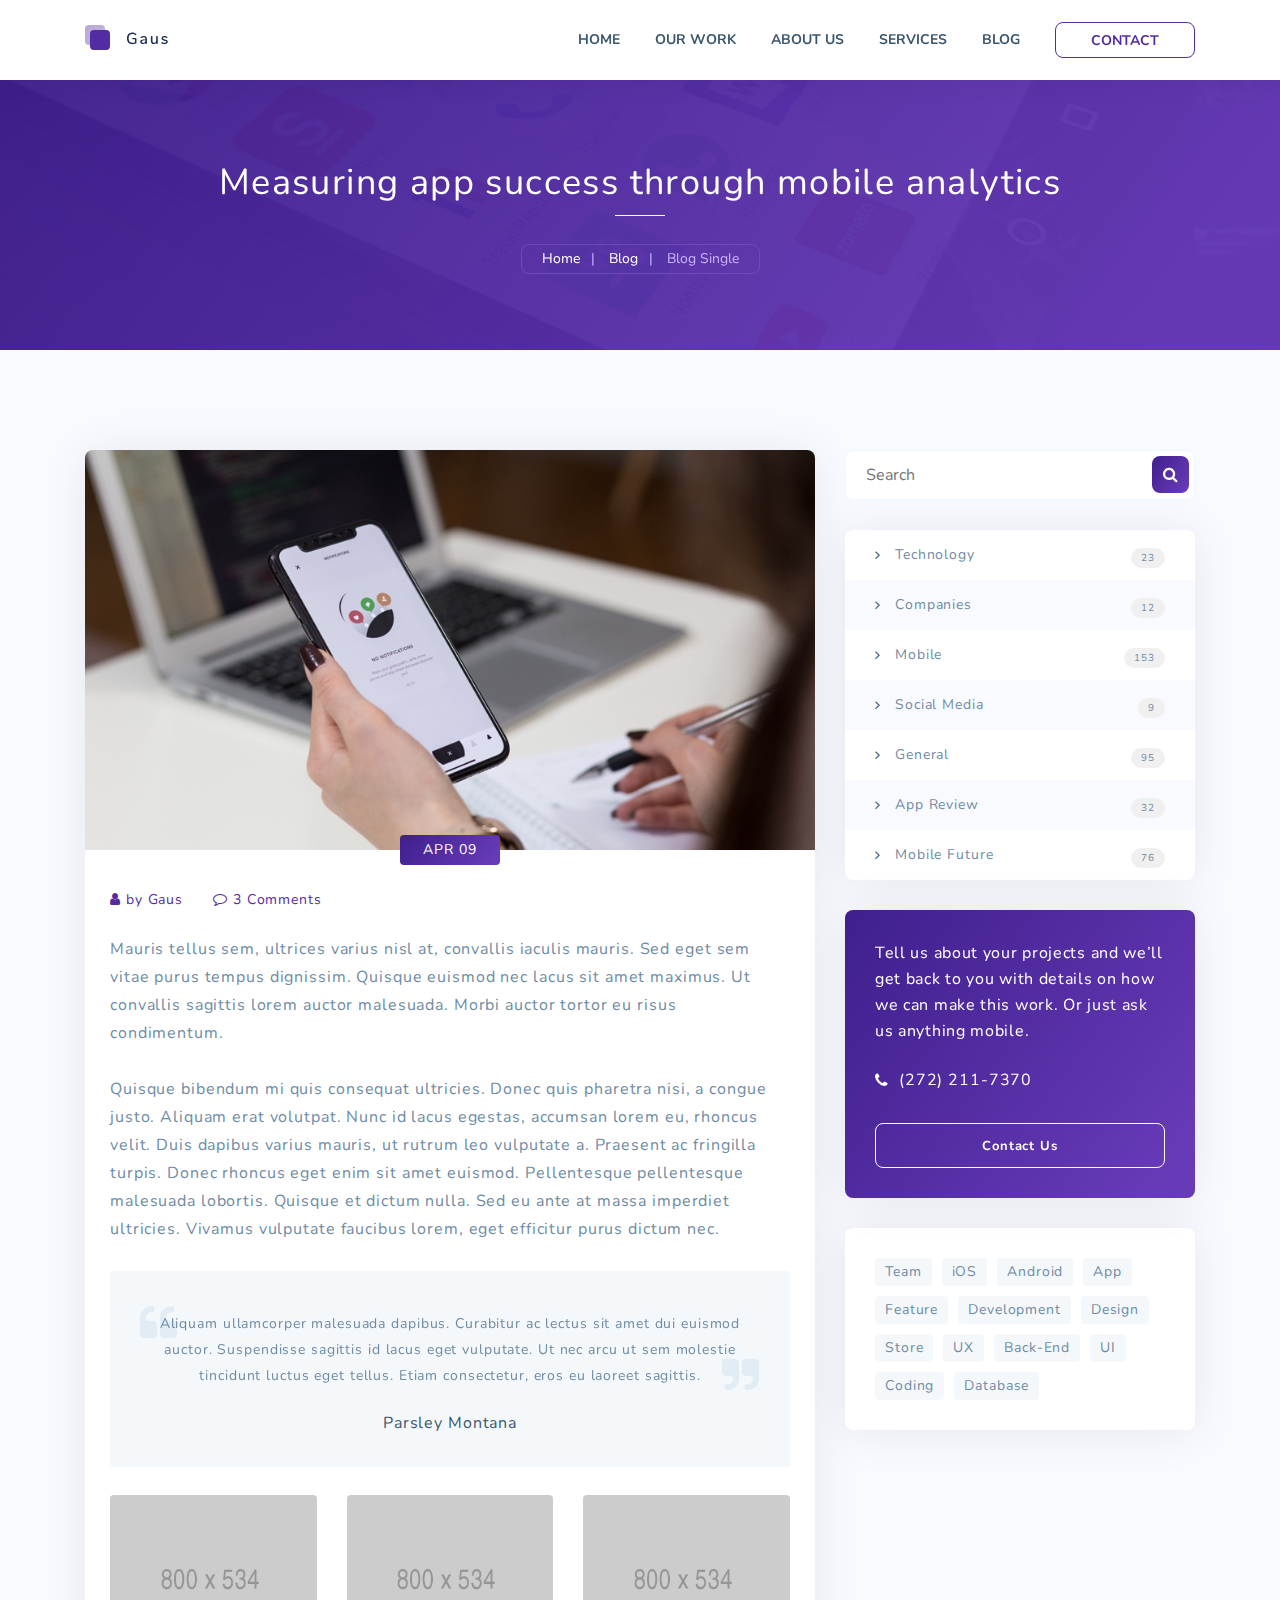
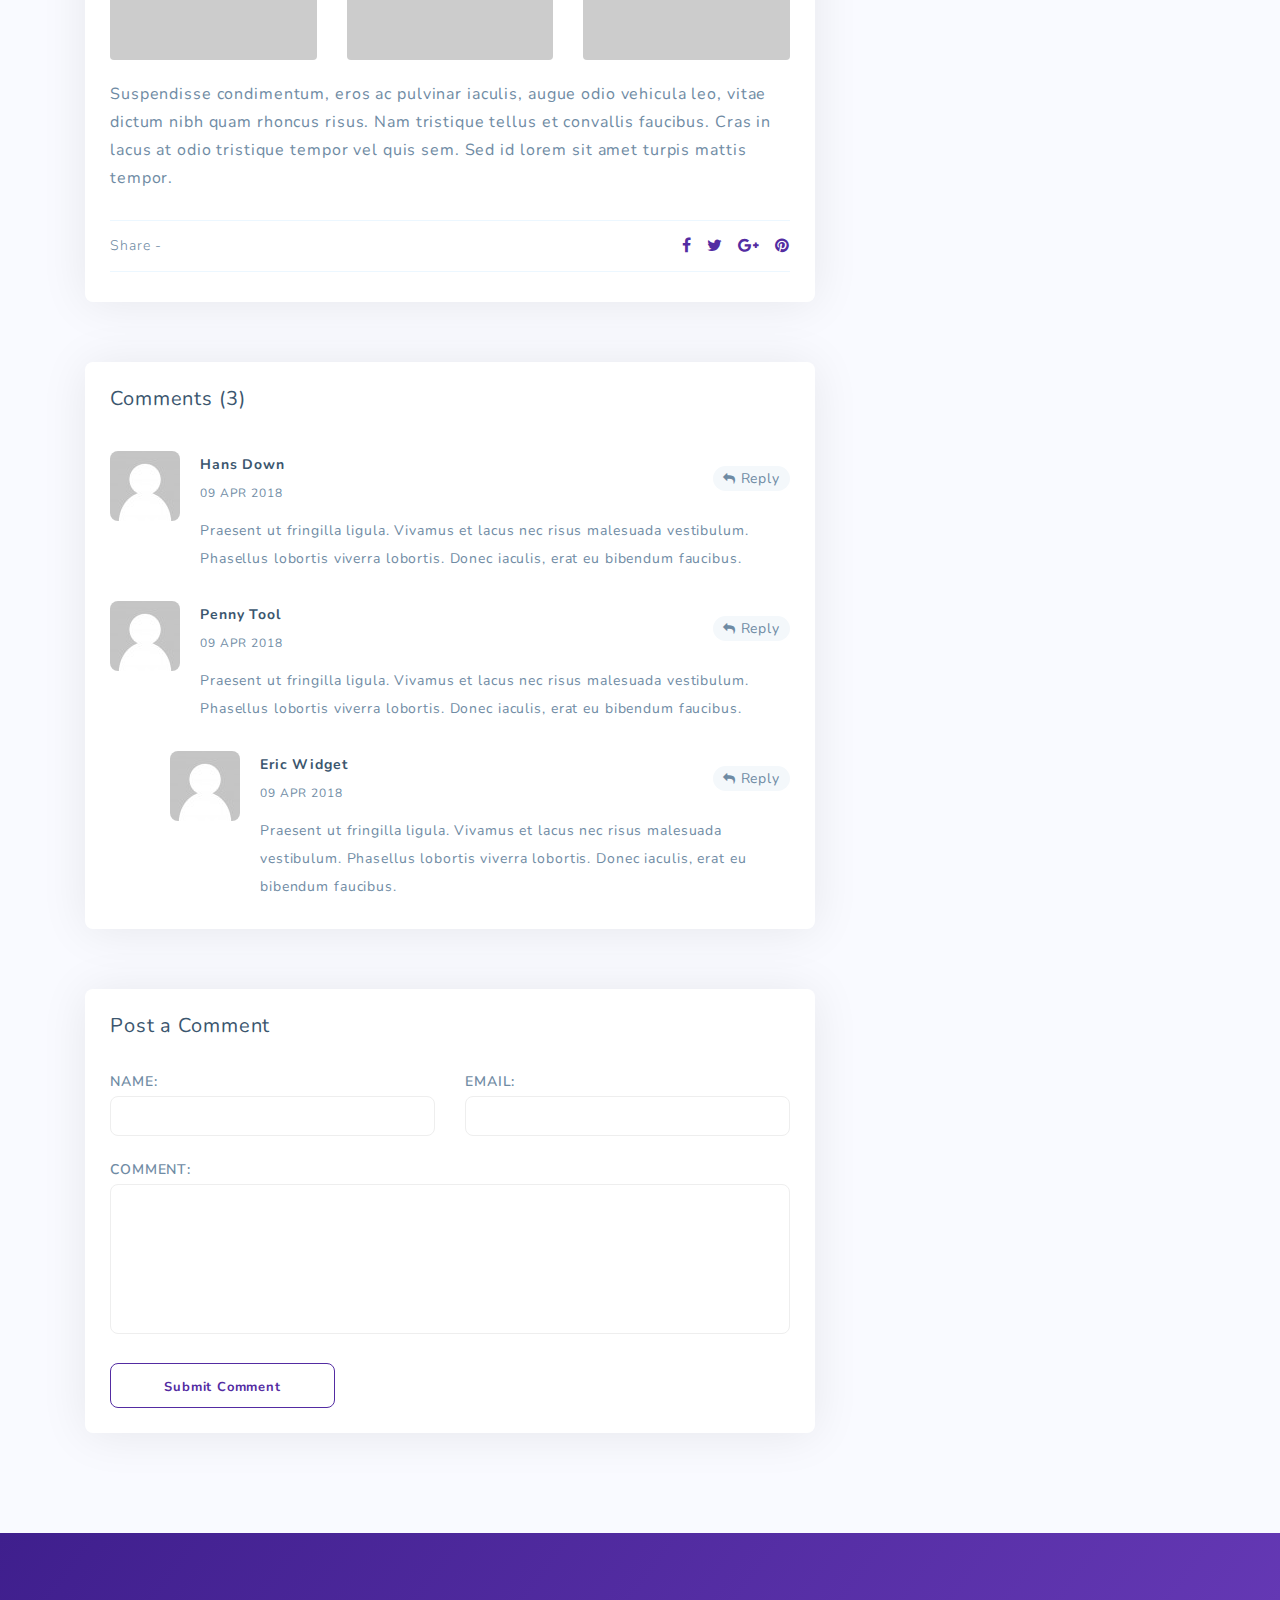
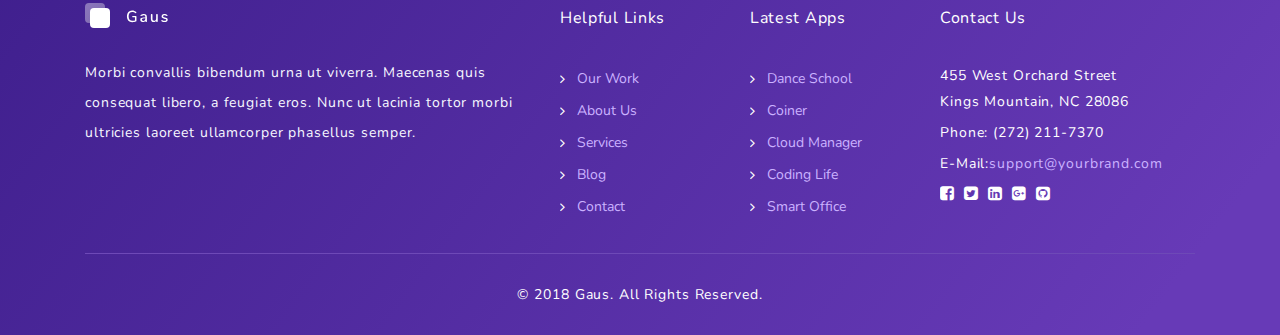
<file: blog-single.html>
<!DOCTYPE html>
<html lang="en">
<head>
	<meta charset="UTF-8">
	<meta http-equiv="X-UA-Compatible" content="IE=edge">
	<meta name="viewport" content="width=device-width, initial-scale=1">
	<title>Gaus - Mobile App Development Agency Template</title>
	<meta name="description" content="Gaus is a Mobile App Development Agency Template by tempload." />
	<meta name="keywords" content="Gaus, mobile app, agency, development, html, template, tempload" />
	<meta name="author" content="tempload"/>

	<!-- Favicon -->
	<link rel="icon" type="image/png" href="assets/images/favicon.png" />

	<!-- Bootstrap & Plugins CSS -->
	<link href="assets/css/bootstrap.min.css" rel="stylesheet" type="text/css">
	<link href="assets/css/font-awesome.min.css" rel="stylesheet" type="text/css">
	<link href="assets/css/magnific-popup.css" rel="stylesheet" type="text/css">

	<!-- Custom CSS -->
	<link href="assets/css/blue.css" rel="stylesheet" type="text/css">
</head>
<body>

	<!-- ***** Preloader Start ***** -->
	<div class="loader-wrapper">
		<div class="loader">
			<div class="diamond"></div>
			<div class="diamond"></div>
			<div class="diamond"></div>
		</div>
	</div>
	<!-- ***** Preloader End ***** -->

	<!-- ***** Header Area Start ***** -->
	<header class="header-area header-white">
		<div class="container">
			<div class="row">
				<div class="col-lg-12">
					<nav class="main-nav">
						<!-- ***** Logo Start ***** -->
						<a href="blue-index.html" class="logo">
							<img src="assets/images/blue-logo-white.svg" class="light-logo" alt="Gaus"/>
							<img src="assets/images/blue-logo-dark.svg" class="dark-logo" alt="Gaus"/>
						</a>
						<!-- ***** Logo End ***** -->

						<!-- ***** Menu Start ***** -->
						<ul class="nav">
							<li><a href="blue-index.html">HOME</a></li>
							<li><a href="blue-our-work.html">OUR WORK</a></li>
							<li><a href="blue-about-us.html">ABOUT US</a></li>
							<li><a href="blue-services.html">SERVICES</a></li>
							<li><a href="blue-blog.html">BLOG</a></li>
							<li><a href="blue-contact.html" class="btn-nav-line">CONTACT</a></li>
						</ul>
						<a class='menu-trigger'>
							<span>Menu</span>
						</a>
						<!-- ***** Menu End ***** -->						
					</nav>
				</div>
			</div>
		</div>
	</header>
	<!-- ***** Header Area End ***** -->


	<section class="page">
		<!-- ***** Page Top Start ***** -->
		<div class="cover" data-image="assets/images/photos/parallax.jpg">
			<div class="page-top">
				<div class="container">
					<div class="row">
						<div class="col-lg-12">
							<h1>Measuring app success through mobile analytics</h1>
						</div>
						<div class="col-lg-12 text-center">
							<ol class="breadcrumb">
								<li><a href="blue-index.html">Home</a></li>
								<li><a href="blue-blog.html">Blog</a></li>
								<li class="active">Blog Single</li>
							</ol>
						</div>
					</div>
				</div>
			</div>
		</div>
		<!-- ***** Page Top End ***** -->

		<!-- ***** Page Content Start ***** -->
		<div class="page-bottom pbottom-70">
			<div class="container">
				<div class="row">
					<div class="col-lg-8 col-md-12 col-sm-12">
						<div class="row">
							<div class="col-lg-12">
								<div class="blog-post-thumb big mbottom-60">
									<!-- ***** Post Top Start ***** -->
									<div class="img">
										<img src="assets/images/photos/blog/2.jpg" alt="">
									</div>
									<!-- ***** Post Top End ***** -->

									<div class="post-content">
										<div class="date">APR 09</div>
										<ul class="post-meta mbottom-20">
											<li><a href="#"><span class="icon fa fa-user"></span>by Gaus</a></li>
											<li><a href="#"><span class="icon fa fa-comment-o"></span>3 Comments </a></li>
										</ul>

										<!-- ***** Post Content Start ***** -->
										<div class="text post-detail">
											<p>Mauris tellus sem, ultrices varius nisl at, convallis iaculis mauris. Sed eget sem vitae purus tempus dignissim. Quisque euismod nec lacus sit amet maximus. Ut convallis sagittis lorem auctor malesuada. Morbi auctor tortor eu risus condimentum.</p>
											<p>Quisque bibendum mi quis consequat ultricies. Donec quis pharetra nisi, a congue justo. Aliquam erat volutpat. Nunc id lacus egestas, accumsan lorem eu, rhoncus velit. Duis dapibus varius mauris, ut rutrum leo vulputate a. Praesent ac fringilla turpis. Donec rhoncus eget enim sit amet euismod. Pellentesque pellentesque malesuada lobortis. Quisque et dictum nulla. Sed eu ante at massa imperdiet ultricies. Vivamus vulputate faucibus lorem, eget efficitur purus dictum nec.</p>
											<blockquote>
												<div class="text">
													<p>Aliquam ullamcorper malesuada dapibus. Curabitur ac lectus sit amet dui euismod auctor. Suspendisse sagittis id lacus eget vulputate. Ut nec arcu ut sem molestie tincidunt luctus eget tellus. Etiam consectetur, eros eu laoreet sagittis.</p>
												</div>
												<div class="author">Parsley Montana</div>
											</blockquote>

											<!-- ***** Gallery Start ***** -->
											<div class="row page-gallery-wrapper mbottom-20">
												<div class="col-lg-4 col-md-4 col-sm-12">
													<a href="assets/images/photos/services/8.jpg" class="page-gallery small" title="Mobility Services Strategy">
														<img src="assets/images/photos/services/8.jpg" alt="">
													</a>
												</div>
												<div class="col-lg-4 col-md-4 col-sm-12">
													<a href="assets/images/photos/services/9.jpg" class="page-gallery small" title="Mobility Services Strategy">
														<img src="assets/images/photos/services/9.jpg" alt="">
													</a>
												</div>
												<div class="col-lg-4 col-md-4 col-sm-12">
													<a href="assets/images/photos/services/10.jpg" class="page-gallery small" title="Mobility Services Strategy">
														<img src="assets/images/photos/services/10.jpg" alt="">
													</a>
												</div>
											</div>
											<!-- ***** Gallery End ***** -->

											<p>Suspendisse condimentum, eros ac pulvinar iaculis, augue odio vehicula leo, vitae dictum nibh quam rhoncus risus. Nam tristique tellus et convallis faucibus. Cras in lacus at odio tristique tempor vel quis sem. Sed id lorem sit amet turpis mattis tempor.</p>
										</div>
										<!-- ***** Post Content End ***** -->

										<!-- ***** Post Share Start ***** -->
										<div class="post-footer">
											<span>Share - </span>
											<ul class="share">
												<li><a href="#"><i class="fa fa-facebook"></i></a></li>
												<li><a href="#"><i class="fa fa-twitter"></i></a></li>
												<li><a href="#"><i class="fa fa-google-plus"></i></a></li>
												<li><a href="#"><i class="fa fa-pinterest"></i></a></li>
											</ul>
										</div>
										<!-- ***** Post Share End ***** -->
									</div>
								</div>
							</div>

							<!-- ***** Comment List Start ***** -->
							<div class="col-lg-12">
								<div class="section-comments">
									<h5 class="mbottom-40">Comments (3)</h5>
									<ul>
										<li>
											<div class="avatar">
												<img src="assets/images/comment-avatar.png" alt="">
											</div>
											<div class="comment-content">
												<div class="comment-by">
													<strong>Hans Down</strong>
													<span>09 APR 2018</span>
													<a href="#" class="btn-reply"><i class="fa fa-reply"></i> Reply</a>
												</div>
												<p>Praesent ut fringilla ligula. Vivamus et lacus nec risus malesuada vestibulum. Phasellus lobortis viverra lobortis. Donec iaculis, erat eu bibendum faucibus.</p>
											</div>
										</li>
										<li>
											<div class="avatar">
												<img src="assets/images/comment-avatar.png" alt="">
											</div>
											<div class="comment-content">
												<div class="comment-by">
													<strong>Penny Tool</strong>
													<span>09 APR 2018</span>
													<a href="#" class="btn-reply"><i class="fa fa-reply"></i> Reply</a>
												</div>
												<p>Praesent ut fringilla ligula. Vivamus et lacus nec risus malesuada vestibulum. Phasellus lobortis viverra lobortis. Donec iaculis, erat eu bibendum faucibus.</p>
											</div>
											<ul>
												<li>
													<div class="avatar">
														<img src="assets/images/comment-avatar.png" alt="">
													</div>
													<div class="comment-content">
														<div class="comment-by">
															<strong>Eric Widget</strong>
															<span>09 APR 2018</span>
															<a href="#" class="btn-reply"><i class="fa fa-reply"></i> Reply</a>
														</div>
														<p>Praesent ut fringilla ligula. Vivamus et lacus nec risus malesuada vestibulum. Phasellus lobortis viverra lobortis. Donec iaculis, erat eu bibendum faucibus.</p>
													</div>
												</li>
											</ul>
										</li>
									</ul>
								</div>
							</div>
							<!-- ***** Comment List End ***** -->

							<!-- ***** Comment Form Start ***** -->
							<div class="col-lg-12">
								<div class="post-comment">
									<h5 class="mbottom-30">Post a Comment</h5>
									<div class="comment-form">
										<form action="" method="post">
											<div class="row">
												<div class="col-lg-6 col-md-6 col-sm-12">
													<div class="form-item">
														<label for="f1">Name:</label>
														<input type="text" id="f1">
													</div>
												</div>
												<div class="col-lg-6 col-md-6 col-sm-12">
													<div class="form-item">
														<label for="f2">Email:</label>
														<input type="text" id="f2">
													</div>
												</div>
												<div class="col-lg-12">
													<div class="form-item">
														<label for="f3">Comment:</label>
														<textarea id="f3"></textarea>
													</div>
												</div>
												<div class="col-lg-12">
													<button type="submit" class="btn-primary-line">Submit Comment</button>
												</div>
											</div>
										</form>
									</div>
								</div>
							</div>
							<!-- ***** Comment Form End ***** -->
						</div>
					</div>

					<!-- ***** Aside Start ***** -->
					<div class="col-lg-4 col-md-12 col-sm-12">
						<aside class="default-aside">
							<div class="sidebar">
								<div class="search-widget">
									<div class="search">
										<form action="">
											<input type="text" placeholder="Search">
											<button type="submit"><i class="fa fa-search"></i></button>
										</form>
									</div>
								</div>
								<ul>
									<li><a href="#">Technology <span>23</span></a></li>
									<li><a href="#">Companies <span>12</span></a></li>
									<li><a href="#">Mobile <span>153</span></a></li>
									<li><a href="#">Social Media <span>9</span></a></li>
									<li><a href="#">General <span>95</span></a></li>
									<li><a href="#">App Review <span>32</span></a></li>
									<li><a href="#">Mobile Future <span>76</span></a></li>
								</ul>
								<div class="home-services-item box active">
									<h5 class="services-title">Tell us about your projects and we’ll get back to you with details on how we can make this work. Or just ask us anything mobile.</h5>
									<div class="phone">
										<i class="fa fa-phone"></i>
										<span>(272) 211-7370</span>
									</div>
									<a class="btn-white-line" href="#">Contact Us</a>
								</div>
								<div class="widget-tags">
									<a href="#">Team</a>
									<a href="#">iOS</a>
									<a href="#">Android</a>
									<a href="#">App</a>
									<a href="#">Feature</a>
									<a href="#">Development</a>
									<a href="#">Design</a>
									<a href="#">Store</a>
									<a href="#">UX</a>
									<a href="#">Back-End</a>
									<a href="#">UI</a>
									<a href="#">Coding</a>
									<a href="#">Database</a>
								</div>
							</div>
						</aside>
					</div>
					<!-- ***** Aside End ***** -->
				</div>
			</div>
		</div>
		<!-- ***** Page Content End ***** -->
	</section>


	<!-- ***** Footer Start ***** -->
	<footer>
		<div class="container">
			<div class="row">
				<div class="col-lg-5 col-md-12 col-sm-12">
					<img src="assets/images/blue-logo-white.svg" class="logo" alt="">
					<div class="text">Morbi convallis bibendum urna ut viverra. Maecenas quis consequat libero, a feugiat eros. Nunc ut lacinia tortor morbi ultricies laoreet ullamcorper phasellus semper.</div>
				</div>
				<div class="col-lg-2 col-md-4 col-sm-6 col-6">
					<h5>Helpful Links</h5>
					<ul class="footer-nav">
						<li><a href="#"><i class="fa fa-angle-right"></i><span>Our Work</span></a></li>
						<li><a href="#"><i class="fa fa-angle-right"></i><span>About Us</span></a></li>
						<li><a href="#"><i class="fa fa-angle-right"></i><span>Services</span></a></li>
						<li><a href="#"><i class="fa fa-angle-right"></i><span>Blog</span></a></li>
						<li><a href="#"><i class="fa fa-angle-right"></i><span>Contact</span></a></li>
					</ul>
				</div>
				<div class="col-lg-2 col-md-4 col-sm-6 col-6">
					<h5>Latest Apps</h5>
					<ul class="footer-nav">
						<li><a href="#"><i class="fa fa-angle-right"></i><span>Dance School</span></a></li>
						<li><a href="#"><i class="fa fa-angle-right"></i><span>Coiner</span></a></li>
						<li><a href="#"><i class="fa fa-angle-right"></i><span>Cloud Manager</span></a></li>
						<li><a href="#"><i class="fa fa-angle-right"></i><span>Coding Life</span></a></li>
						<li><a href="#"><i class="fa fa-angle-right"></i><span>Smart Office</span></a></li>
					</ul>
				</div>
				<div class="col-lg-3 col-md-4 col-sm-12">
					<h5>Contact Us</h5>
					<div class="address">
						<p>455 West Orchard Street<br>Kings Mountain, NC 28086</p>
						<p>Phone: (272) 211-7370</p>
						<p><span>E-Mail:</span><a href="#">support@yourbrand.com</a></p>
						<ul class="social">
							<li><a href="#"><i class="fa fa-facebook-square"></i></a></li>
							<li><a href="#"><i class="fa fa-twitter-square"></i></a></li>
							<li><a href="#"><i class="fa fa-linkedin-square"></i></a></li>
							<li><a href="#"><i class="fa fa-google-plus-square"></i></a></li>
							<li><a href="#"><i class="fa fa-github-square"></i></a></li>
						</ul>
					</div>
				</div>
			</div>
			<div class="row">
				<div class="col-lg-12">
					<p class="copyright">© 2018 Gaus. All Rights Reserved.</p>
				</div>
			</div>
		</div>
	</footer>
	<!-- ***** Footer Start ***** -->



	<!-- jQuery -->
	<script src="assets/js/jquery-2.1.0.min.js"></script>

	<!-- Bootstrap -->
	<script src="assets/js/popper.js"></script>
	<script src="assets/js/bootstrap.min.js"></script>

	<!-- Plugins -->
	<script src="assets/js/scrollreveal.min.js"></script>
	<script src="assets/js/parallax.min.js"></script>
	<script src="assets/js/jquery.magnific-popup.min.js"></script>
	<script src="assets/js/imgfix.min.js"></script>	

	<!-- Global Init -->
	<script src="assets/js/custom.js"></script>
</body>
</html>
</file>
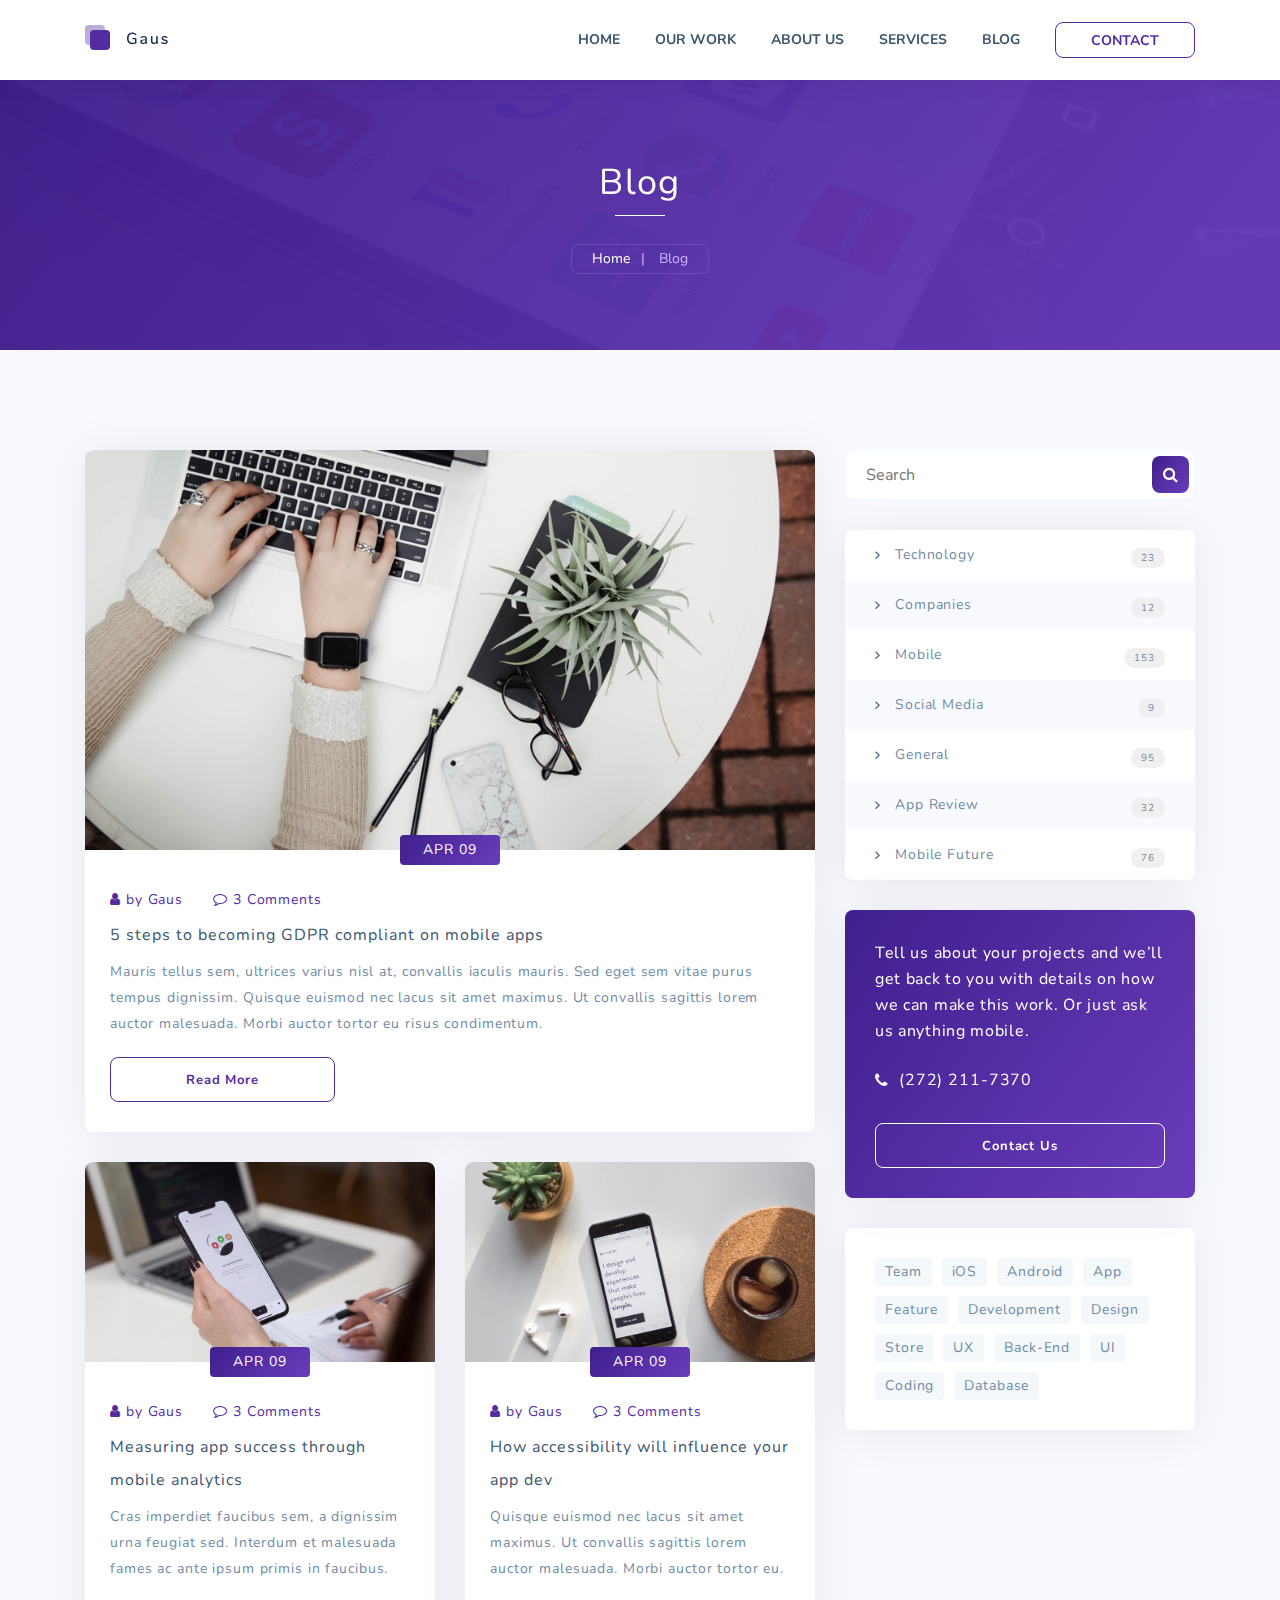
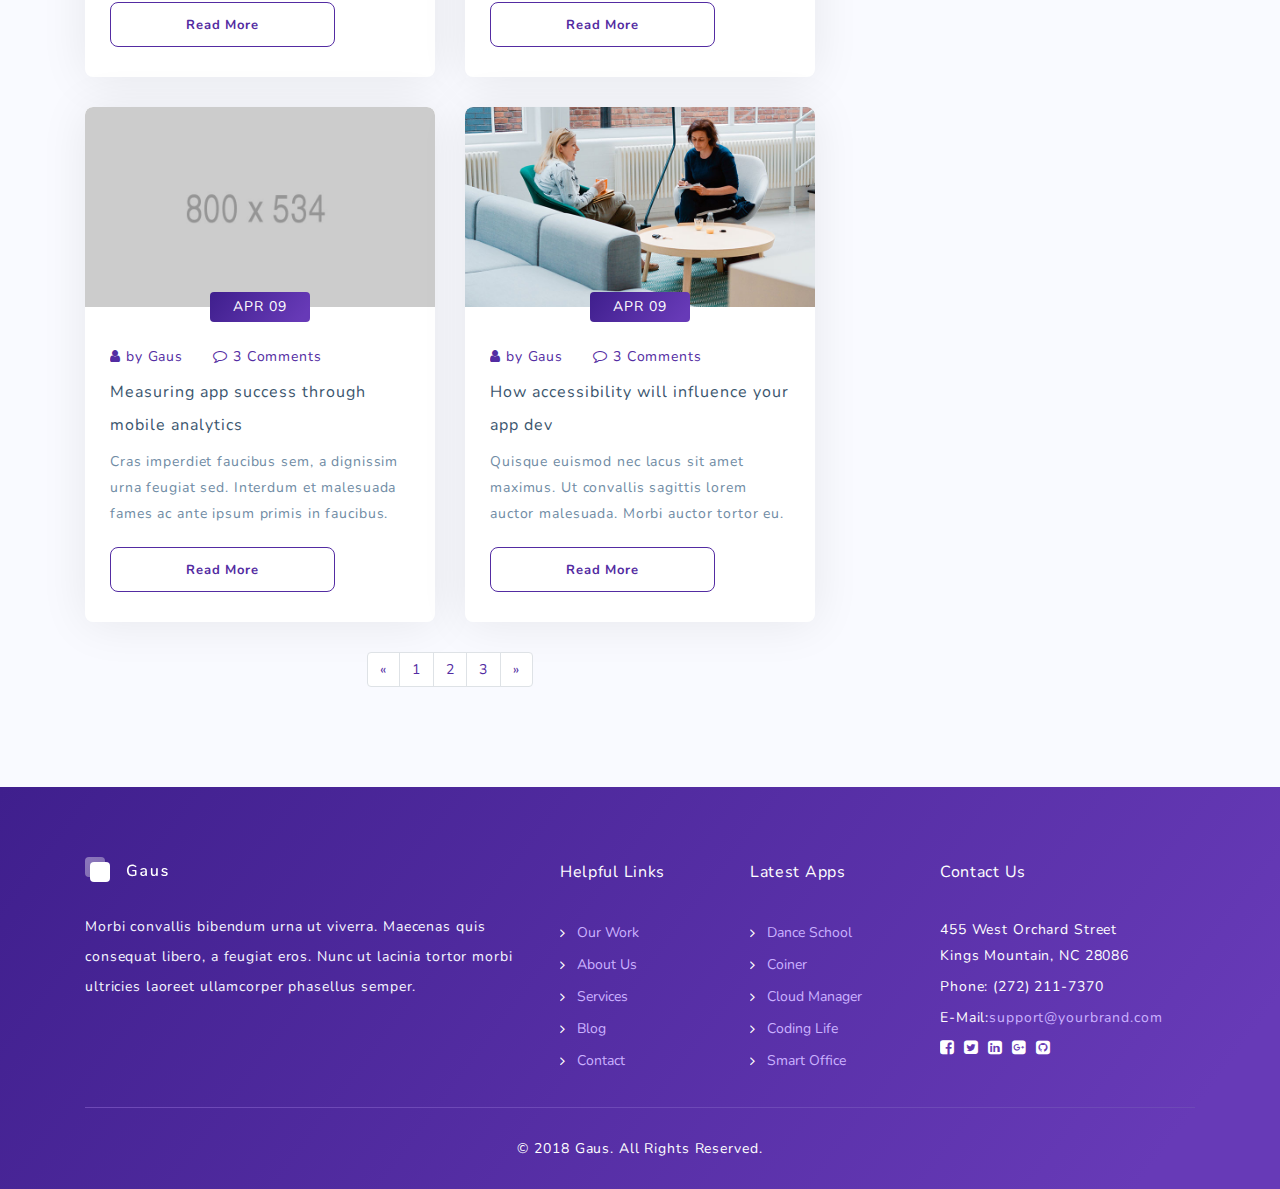
<file: blog.html>
<!DOCTYPE html>
<html lang="en">
<head>
	<meta charset="UTF-8">
	<meta http-equiv="X-UA-Compatible" content="IE=edge">
	<meta name="viewport" content="width=device-width, initial-scale=1">
	<title>Gaus - Mobile App Development Agency Template</title>
	<meta name="description" content="Gaus is a Mobile App Development Agency Template by tempload." />
	<meta name="keywords" content="Gaus, mobile app, agency, development, html, template, tempload" />
	<meta name="author" content="tempload"/>

	<!-- Favicon -->
	<link rel="icon" type="image/png" href="assets/images/favicon.png" />

	<!-- Bootstrap & Plugins CSS -->
	<link href="assets/css/bootstrap.min.css" rel="stylesheet" type="text/css">
	<link href="assets/css/font-awesome.min.css" rel="stylesheet" type="text/css">

	<!-- Custom CSS -->
	<link href="assets/css/blue.css" rel="stylesheet" type="text/css">
</head>
<body>

	<!-- ***** Preloader Start ***** -->
	<div class="loader-wrapper">
		<div class="loader">
			<div class="diamond"></div>
			<div class="diamond"></div>
			<div class="diamond"></div>
		</div>
	</div>
	<!-- ***** Preloader End ***** -->

	<!-- ***** Header Area Start ***** -->
	<header class="header-area header-white">
		<div class="container">
			<div class="row">
				<div class="col-lg-12">
					<nav class="main-nav">
						<!-- ***** Logo Start ***** -->
						<a href="blue-index.html" class="logo">
							<img src="assets/images/blue-logo-white.svg" class="light-logo" alt="Gaus"/>
							<img src="assets/images/blue-logo-dark.svg" class="dark-logo" alt="Gaus"/>
						</a>
						<!-- ***** Logo End ***** -->

						<!-- ***** Menu Start ***** -->
						<ul class="nav">
							<li><a href="blue-index.html">HOME</a></li>
							<li><a href="blue-our-work.html">OUR WORK</a></li>
							<li><a href="blue-about-us.html">ABOUT US</a></li>
							<li><a href="blue-services.html">SERVICES</a></li>
							<li><a href="blue-blog.html">BLOG</a></li>
							<li><a href="blue-contact.html" class="btn-nav-line">CONTACT</a></li>
						</ul>
						<a class='menu-trigger'>
							<span>Menu</span>
						</a>
						<!-- ***** Menu End ***** -->						
					</nav>
				</div>
			</div>
		</div>
	</header>
	<!-- ***** Header Area End ***** -->


	<section class="page">
		<!-- ***** Page Top Start ***** -->
		<div class="cover" data-image="assets/images/photos/parallax.jpg">
			<div class="page-top">
				<div class="container">
					<div class="row">
						<div class="col-lg-12">
							<h1>Blog</h1>
						</div>
						<div class="col-lg-12 text-center">
							<ol class="breadcrumb">
								<li><a href="blue-index.html">Home</a></li>
								<li class="active">Blog</li>
							</ol>
						</div>
					</div>
				</div>
			</div>
		</div>
		<!-- ***** Page Top End ***** -->

		<!-- ***** Page Content Start ***** -->
		<div class="page-bottom pbottom-70">
			<div class="container">
				<div class="row">
					<div class="col-lg-8 col-md-12 col-sm-12">
						<div class="blog-list">
							<div class="row">
								<!-- ***** Blog Post Big Start ***** -->
								<div class="col-lg-12">
									<div class="blog-post-thumb big">
										<div class="img">
											<img src="assets/images/photos/blog/1.jpg" alt="">
										</div>
										<div class="post-content">
											<div class="date">APR 09</div>
											<ul class="post-meta">
												<li><a href="#"><span class="icon fa fa-user"></span>by Gaus</a></li>
												<li><a href="#"><span class="icon fa fa-comment-o"></span>3 Comments </a></li>
											</ul>
											<h3>
												<a href="blue-blog-single.html">5 steps to becoming GDPR compliant on mobile apps</a>
											</h3>
											<div class="text">
												Mauris tellus sem, ultrices varius nisl at, convallis iaculis mauris. Sed eget sem vitae purus tempus dignissim. Quisque euismod nec lacus sit amet maximus. Ut convallis sagittis lorem auctor malesuada. Morbi auctor tortor eu risus condimentum.
											</div>
											<a href="blue-blog-single.html" class="btn-primary-line">Read More</a>
										</div>
									</div>
								</div>
								<!-- ***** Blog Post Big End ***** -->

								<!-- ***** Blog Post Standard Start ***** -->
								<div class="col-lg-6 col-md-6 col-sm-12">
									<div class="blog-post-thumb">
										<div class="img">
											<img src="assets/images/photos/blog/2.jpg" alt="">
										</div>
										<div class="post-content">
											<div class="date">APR 09</div>
											<ul class="post-meta">
												<li><a href="#"><span class="icon fa fa-user"></span>by Gaus</a></li>
												<li><a href="#"><span class="icon fa fa-comment-o"></span>3 Comments </a></li>
											</ul>
											<h3>
												<a href="blue-blog-single.html">Measuring app success through mobile analytics</a>
											</h3>
											<div class="text">
												Cras imperdiet faucibus sem, a dignissim urna feugiat sed. Interdum et malesuada fames ac ante ipsum primis in faucibus.
											</div>
											<a href="blue-blog-single.html" class="btn-primary-line">Read More</a>
										</div>
									</div>
								</div>
								<!-- ***** Blog Post Standard End ***** -->

								<!-- ***** Blog Post Standard Start ***** -->
								<div class="col-lg-6 col-md-6 col-sm-12">
									<div class="blog-post-thumb">
										<div class="img">
											<img src="assets/images/photos/blog/3.jpg" alt="">
										</div>
										<div class="post-content">
											<div class="date">APR 09</div>
											<ul class="post-meta">
												<li><a href="#"><span class="icon fa fa-user"></span>by Gaus</a></li>
												<li><a href="#"><span class="icon fa fa-comment-o"></span>3 Comments </a></li>
											</ul>
											<h3>
												<a href="blue-blog-single.html">How accessibility will influence your app dev</a>
											</h3>
											<div class="text">
												Quisque euismod nec lacus sit amet maximus. Ut convallis sagittis lorem auctor malesuada. Morbi auctor tortor eu.
											</div>
											<a href="blue-blog-single.html" class="btn-primary-line">Read More</a>
										</div>
									</div>
								</div>
								<!-- ***** Blog Post Standard End ***** -->

								<!-- ***** Blog Post Standard Start ***** -->
								<div class="col-lg-6 col-md-6 col-sm-12">
									<div class="blog-post-thumb">
										<div class="img">
											<img src="assets/images/photos/about/3.jpg" alt="">
										</div>
										<div class="post-content">
											<div class="date">APR 09</div>
											<ul class="post-meta">
												<li><a href="#"><span class="icon fa fa-user"></span>by Gaus</a></li>
												<li><a href="#"><span class="icon fa fa-comment-o"></span>3 Comments </a></li>
											</ul>
											<h3>
												<a href="blue-blog-single.html">Measuring app success through mobile analytics</a>
											</h3>
											<div class="text">
												Cras imperdiet faucibus sem, a dignissim urna feugiat sed. Interdum et malesuada fames ac ante ipsum primis in faucibus.
											</div>
											<a href="blue-blog-single.html" class="btn-primary-line">Read More</a>
										</div>
									</div>
								</div>
								<!-- ***** Blog Post Standard End ***** -->

								<!-- ***** Blog Post Standard Start ***** -->
								<div class="col-lg-6 col-md-6 col-sm-12">
									<div class="blog-post-thumb">
										<div class="img">
											<img src="assets/images/photos/about/1.jpg" alt="">
										</div>
										<div class="post-content">
											<div class="date">APR 09</div>
											<ul class="post-meta">
												<li><a href="#"><span class="icon fa fa-user"></span>by Gaus</a></li>
												<li><a href="#"><span class="icon fa fa-comment-o"></span>3 Comments </a></li>
											</ul>
											<h3>
												<a href="blue-blog-single.html">How accessibility will influence your app dev</a>
											</h3>
											<div class="text">
												Quisque euismod nec lacus sit amet maximus. Ut convallis sagittis lorem auctor malesuada. Morbi auctor tortor eu.
											</div>
											<a href="blue-blog-single.html" class="btn-primary-line">Read More</a>
										</div>
									</div>
								</div>
								<!-- ***** Blog Post Standard End ***** -->
							</div>
						</div>

						<!-- ***** Pagination Start ***** -->
						<nav>
							<ul class="pagination justify-content-center">
								<li class="page-item">
									<a class="page-link" href="#" aria-label="Previous">
										<span aria-hidden="true">&laquo;</span>
										<span class="sr-only">Previous</span>
									</a>
								</li>
								<li class="page-item"><a class="page-link" href="#">1</a></li>
								<li class="page-item"><a class="page-link" href="#">2</a></li>
								<li class="page-item"><a class="page-link" href="#">3</a></li>
								<li class="page-item">
									<a class="page-link" href="#" aria-label="Next">
										<span aria-hidden="true">&raquo;</span>
										<span class="sr-only">Next</span>
									</a>
								</li>
							</ul>
						</nav>
						<!-- ***** Pagination End ***** -->
					</div>

					<!-- ***** Aside Start ***** -->
					<div class="col-lg-4 col-md-12 col-sm-12">
						<aside class="default-aside">
							<div class="sidebar">
								<div class="search-widget">
									<div class="search">
										<form action="">
											<input type="text" placeholder="Search">
											<button type="submit"><i class="fa fa-search"></i></button>
										</form>
									</div>
								</div>
								<ul>
									<li><a href="#">Technology <span>23</span></a></li>
									<li><a href="#">Companies <span>12</span></a></li>
									<li><a href="#">Mobile <span>153</span></a></li>
									<li><a href="#">Social Media <span>9</span></a></li>
									<li><a href="#">General <span>95</span></a></li>
									<li><a href="#">App Review <span>32</span></a></li>
									<li><a href="#">Mobile Future <span>76</span></a></li>
								</ul>
								<div class="home-services-item box active">
									<h5 class="services-title">Tell us about your projects and we’ll get back to you with details on how we can make this work. Or just ask us anything mobile.</h5>
									<div class="phone">
										<i class="fa fa-phone"></i>
										<span>(272) 211-7370</span>
									</div>
									<a class="btn-white-line" href="#">Contact Us</a>
								</div>
								<div class="widget-tags">
									<a href="#">Team</a>
									<a href="#">iOS</a>
									<a href="#">Android</a>
									<a href="#">App</a>
									<a href="#">Feature</a>
									<a href="#">Development</a>
									<a href="#">Design</a>
									<a href="#">Store</a>
									<a href="#">UX</a>
									<a href="#">Back-End</a>
									<a href="#">UI</a>
									<a href="#">Coding</a>
									<a href="#">Database</a>
								</div>
							</div>
						</aside>
					</div>
					<!-- ***** Aside End ***** -->
				</div>
			</div>
		</div>
		<!-- ***** Page Content End ***** -->
	</section>


	<!-- ***** Footer Start ***** -->
	<footer>
		<div class="container">
			<div class="row">
				<div class="col-lg-5 col-md-12 col-sm-12">
					<img src="assets/images/blue-logo-white.svg" class="logo" alt="">
					<div class="text">Morbi convallis bibendum urna ut viverra. Maecenas quis consequat libero, a feugiat eros. Nunc ut lacinia tortor morbi ultricies laoreet ullamcorper phasellus semper.</div>
				</div>
				<div class="col-lg-2 col-md-4 col-sm-6 col-6">
					<h5>Helpful Links</h5>
					<ul class="footer-nav">
						<li><a href="#"><i class="fa fa-angle-right"></i><span>Our Work</span></a></li>
						<li><a href="#"><i class="fa fa-angle-right"></i><span>About Us</span></a></li>
						<li><a href="#"><i class="fa fa-angle-right"></i><span>Services</span></a></li>
						<li><a href="#"><i class="fa fa-angle-right"></i><span>Blog</span></a></li>
						<li><a href="#"><i class="fa fa-angle-right"></i><span>Contact</span></a></li>
					</ul>
				</div>
				<div class="col-lg-2 col-md-4 col-sm-6 col-6">
					<h5>Latest Apps</h5>
					<ul class="footer-nav">
						<li><a href="#"><i class="fa fa-angle-right"></i><span>Dance School</span></a></li>
						<li><a href="#"><i class="fa fa-angle-right"></i><span>Coiner</span></a></li>
						<li><a href="#"><i class="fa fa-angle-right"></i><span>Cloud Manager</span></a></li>
						<li><a href="#"><i class="fa fa-angle-right"></i><span>Coding Life</span></a></li>
						<li><a href="#"><i class="fa fa-angle-right"></i><span>Smart Office</span></a></li>
					</ul>
				</div>
				<div class="col-lg-3 col-md-4 col-sm-12">
					<h5>Contact Us</h5>
					<div class="address">
						<p>455 West Orchard Street<br>Kings Mountain, NC 28086</p>
						<p>Phone: (272) 211-7370</p>
						<p><span>E-Mail:</span><a href="#">support@yourbrand.com</a></p>
						<ul class="social">
							<li><a href="#"><i class="fa fa-facebook-square"></i></a></li>
							<li><a href="#"><i class="fa fa-twitter-square"></i></a></li>
							<li><a href="#"><i class="fa fa-linkedin-square"></i></a></li>
							<li><a href="#"><i class="fa fa-google-plus-square"></i></a></li>
							<li><a href="#"><i class="fa fa-github-square"></i></a></li>
						</ul>
					</div>
				</div>
			</div>
			<div class="row">
				<div class="col-lg-12">
					<p class="copyright">© 2018 Gaus. All Rights Reserved.</p>
				</div>
			</div>
		</div>
	</footer>
	<!-- ***** Footer Start ***** -->



	<!-- jQuery -->
	<script src="assets/js/jquery-2.1.0.min.js"></script>

	<!-- Bootstrap -->
	<script src="assets/js/popper.js"></script>
	<script src="assets/js/bootstrap.min.js"></script>

	<!-- Plugins -->
	<script src="assets/js/scrollreveal.min.js"></script>
	<script src="assets/js/parallax.min.js"></script>
	<script src="assets/js/imgfix.min.js"></script>	

	<!-- Global Init -->
	<script src="assets/js/custom.js"></script>
</body>
</html>
</file>
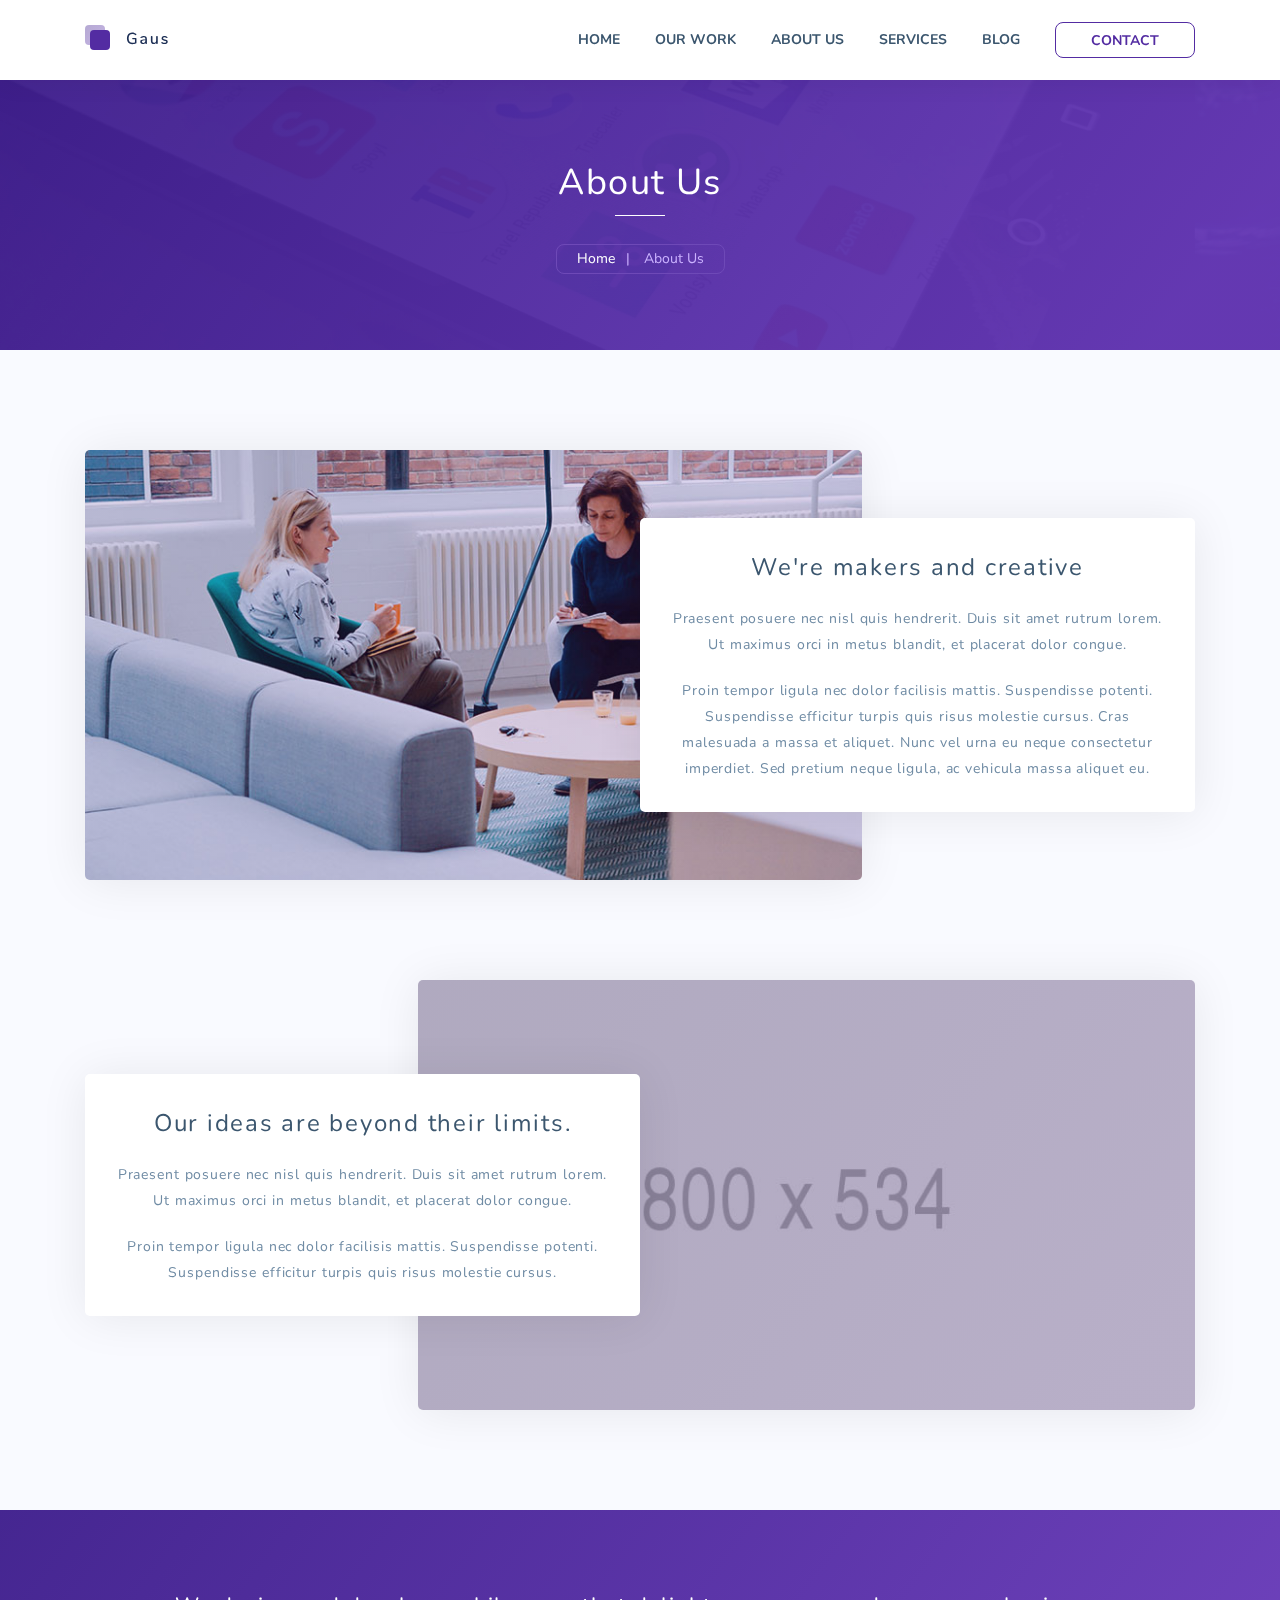
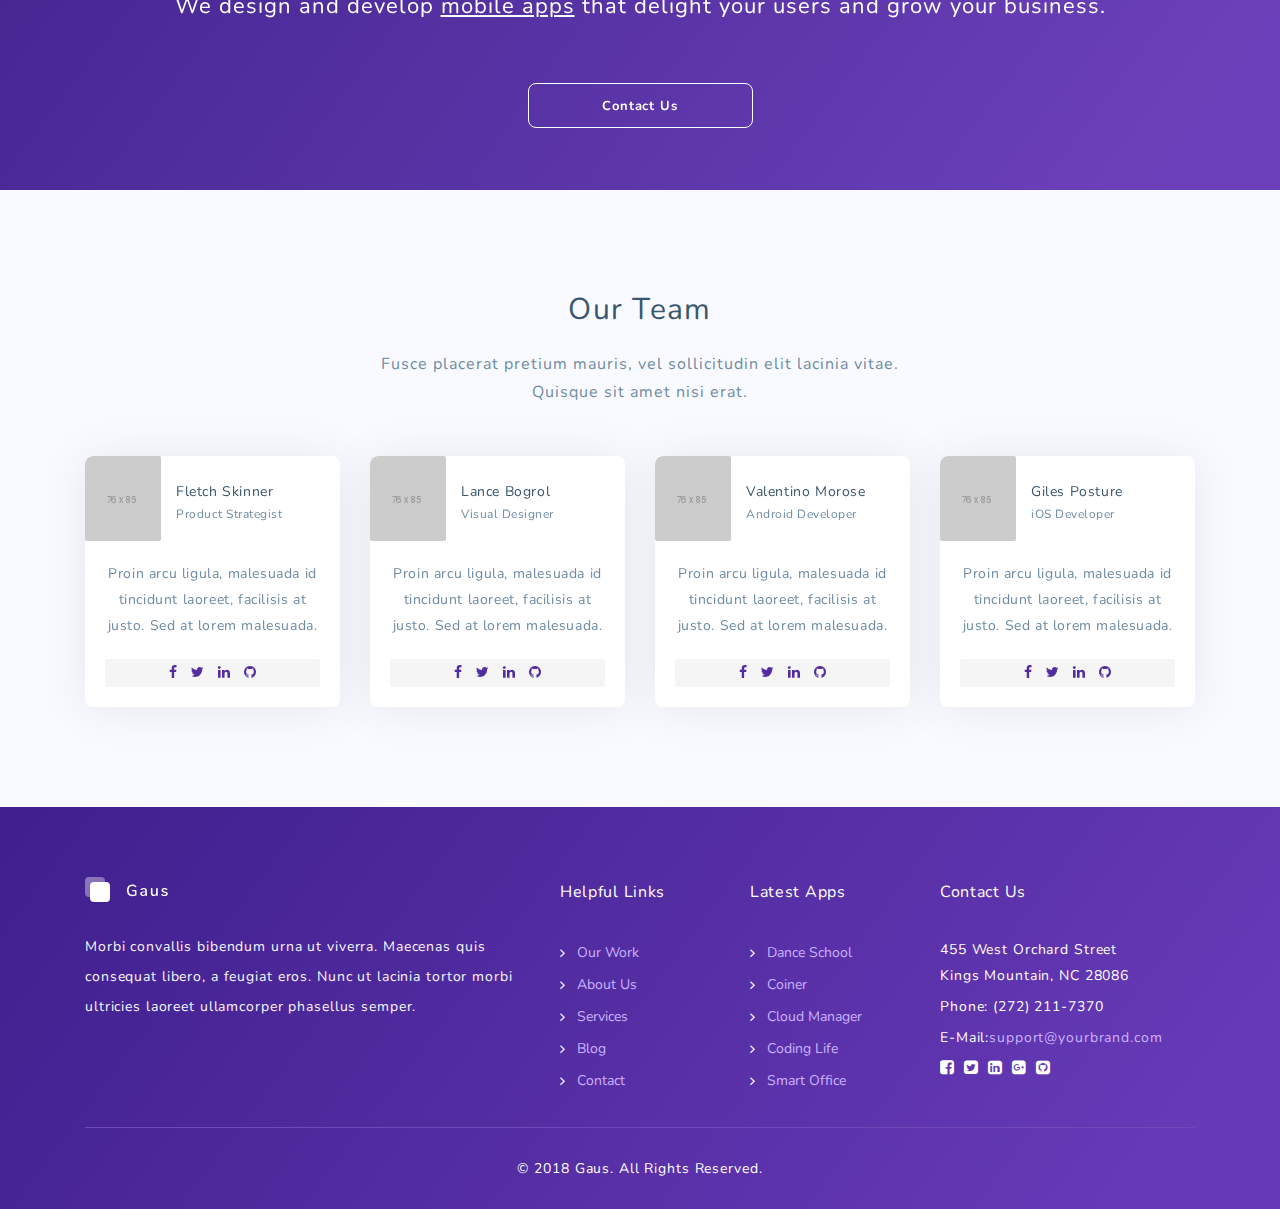
<file: blue-about-us.html>
<!DOCTYPE html>
<html lang="en">
<head>
	<meta charset="UTF-8">
	<meta http-equiv="X-UA-Compatible" content="IE=edge">
	<meta name="viewport" content="width=device-width, initial-scale=1">
	<title>Gaus - Mobile App Development Agency Template</title>
	<meta name="description" content="Gaus is a Mobile App Development Agency Template by tempload." />
	<meta name="keywords" content="Gaus, mobile app, agency, development, html, template, tempload" />
	<meta name="author" content="tempload"/>

	<!-- Favicon -->
	<link rel="icon" type="image/png" href="assets/images/favicon.png" />

	<!-- Bootstrap & Plugins CSS -->
	<link href="assets/css/bootstrap.min.css" rel="stylesheet" type="text/css">
	<link href="assets/css/font-awesome.min.css" rel="stylesheet" type="text/css">
	<link href="assets/css/magnific-popup.css" rel="stylesheet" type="text/css">

	<!-- Custom CSS -->
	<link href="assets/css/blue.css" rel="stylesheet" type="text/css">
</head>
<body>

	<!-- ***** Preloader Start ***** -->
	<div class="loader-wrapper">
		<div class="loader">
			<div class="diamond"></div>
			<div class="diamond"></div>
			<div class="diamond"></div>
		</div>
	</div>
	<!-- ***** Preloader End ***** -->

	<!-- ***** Header Area Start ***** -->
	<header class="header-area header-white">
		<div class="container">
			<div class="row">
				<div class="col-lg-12">
					<nav class="main-nav">
						<!-- ***** Logo Start ***** -->
						<a href="blue-index.html" class="logo">
							<img src="assets/images/blue-logo-white.svg" class="light-logo" alt="Gaus"/>
							<img src="assets/images/blue-logo-dark.svg" class="dark-logo" alt="Gaus"/>
						</a>
						<!-- ***** Logo End ***** -->

						<!-- ***** Menu Start ***** -->
						<ul class="nav">
							<li><a href="blue-index.html">HOME</a></li>
							<li><a href="blue-our-work.html">OUR WORK</a></li>
							<li><a href="blue-about-us.html">ABOUT US</a></li>
							<li><a href="blue-services.html">SERVICES</a></li>
							<li><a href="blue-blog.html">BLOG</a></li>
							<li><a href="blue-contact.html" class="btn-nav-line">CONTACT</a></li>
						</ul>
						<a class='menu-trigger'>
							<span>Menu</span>
						</a>
						<!-- ***** Menu End ***** -->						
					</nav>
				</div>
			</div>
		</div>
	</header>
	<!-- ***** Header Area End ***** -->


	<section class="page">
		<!-- ***** Page Top Start ***** -->
		<div class="cover" data-image="assets/images/photos/parallax.jpg">
			<div class="page-top">
				<div class="container">
					<div class="row">
						<div class="col-lg-12">
							<h1>About Us</h1>
						</div>
						<div class="col-lg-12 text-center">
							<ol class="breadcrumb">
								<li><a href="blue-index.html">Home</a></li>
								<li class="active">About Us</li>
							</ol>
						</div>
					</div>
				</div>
			</div>
		</div>
		<!-- ***** Page Top End ***** -->

		<!-- ***** Page Content Start ***** -->
		<div class="page-bottom pbottom-70">
			<div class="container">
				<div class="row">
					<div class="col-lg-12">
						<div class="about">
							<div class="about-image">
								<img src="assets/images/photos/about/1.jpg" alt="">
							</div>
							<div class="about-text">
								<h2>We're makers and creative</h2>
								<p>Praesent posuere nec nisl quis hendrerit. Duis sit amet rutrum lorem. Ut maximus orci in metus blandit, et placerat dolor congue.</p>
								<p>Proin tempor ligula nec dolor facilisis mattis. Suspendisse potenti. Suspendisse efficitur turpis quis risus molestie cursus. Cras malesuada a massa et aliquet. Nunc vel urna eu neque consectetur imperdiet. Sed pretium neque ligula, ac vehicula massa aliquet eu.</p>
							</div>
						</div>
						<div class="about left mbottom-30">
							<div class="about-image">
								<img src="assets/images/photos/about/2.jpg" alt="">
							</div>
							<div class="about-text">
								<h2>Our ideas are beyond their limits.</h2>
								<p>Praesent posuere nec nisl quis hendrerit. Duis sit amet rutrum lorem. Ut maximus orci in metus blandit, et placerat dolor congue.</p>
								<p>Proin tempor ligula nec dolor facilisis mattis. Suspendisse potenti. Suspendisse efficitur turpis quis risus molestie cursus.</p>
							</div>
						</div>
					</div>
				</div>
			</div>
		</div>
		<!-- ***** Page Content End ***** -->
	</section>

	<!-- ***** Parallax Start ***** -->
	<section class="parallax">
		<div class="parallax-content">
			<div class="container">
				<div class="row">
					<div class="col-lg-12">
						<div class="info">
							<p>We design and develop <span>mobile apps</span> that delight your users and grow your business.</p>
							<a class="btn-white-line" href="#">Contact Us</a>
						</div>
					</div>
				</div>
			</div>
		</div>
	</section>
	<!-- ***** Parallax End ***** -->

	<!-- ***** Our Team Start ***** -->
	<section class="section pbottom-70">
		<div class="container">
			<div class="row">
				<div class="col-lg-12">
					<div class="center-heading">
						<h2 class="section-title">Our Team</h2>
					</div>
				</div>
				<div class="offset-lg-3 col-lg-6">
					<div class="center-text">
						<p>Fusce placerat pretium mauris, vel sollicitudin elit lacinia vitae. Quisque sit amet nisi erat.</p>
					</div>					
				</div>
			</div>
			<div class="row">
				<div class="col-lg-3 col-md-6 col-sm-6 col-xs-12">
					<div class="team-item">
						<div class="header">
							<div class="img">
								<img src="assets/images/photos/team/1.jpg" alt="">
							</div>
							<div class="info">
								<strong>Fletch Skinner</strong>
								<span>Product Strategist</span>
							</div>
						</div>
						<div class="body">
							Proin arcu ligula, malesuada id tincidunt laoreet, facilisis at justo. Sed at lorem malesuada.
						</div>
						<ul class="social">
							<li><a href="#"><i class="fa fa-facebook"></i></a></li>
							<li><a href="#"><i class="fa fa-twitter"></i></a></li>
							<li><a href="#"><i class="fa fa-linkedin"></i></a></li>
							<li><a href="#"><i class="fa fa-github"></i></a></li>
						</ul>
					</div>
				</div>
				<div class="col-lg-3 col-md-6 col-sm-6 col-xs-12">
					<div class="team-item">
						<div class="header">
							<div class="img">
								<img src="assets/images/photos/team/2.jpg" alt="">
							</div>
							<div class="info">
								<strong>Lance Bogrol</strong>
								<span>Visual Designer</span>
							</div>
						</div>
						<div class="body">
							Proin arcu ligula, malesuada id tincidunt laoreet, facilisis at justo. Sed at lorem malesuada.
						</div>
						<ul class="social">
							<li><a href="#"><i class="fa fa-facebook"></i></a></li>
							<li><a href="#"><i class="fa fa-twitter"></i></a></li>
							<li><a href="#"><i class="fa fa-linkedin"></i></a></li>
							<li><a href="#"><i class="fa fa-github"></i></a></li>
						</ul>
					</div>
				</div>
				<div class="col-lg-3 col-md-6 col-sm-6 col-xs-12">
					<div class="team-item">
						<div class="header">
							<div class="img">
								<img src="assets/images/photos/team/3.jpg" alt="">
							</div>
							<div class="info">
								<strong>Valentino Morose</strong>
								<span>Android Developer</span>
							</div>
						</div>
						<div class="body">
							Proin arcu ligula, malesuada id tincidunt laoreet, facilisis at justo. Sed at lorem malesuada.
						</div>
						<ul class="social">
							<li><a href="#"><i class="fa fa-facebook"></i></a></li>
							<li><a href="#"><i class="fa fa-twitter"></i></a></li>
							<li><a href="#"><i class="fa fa-linkedin"></i></a></li>
							<li><a href="#"><i class="fa fa-github"></i></a></li>
						</ul>
					</div>
				</div>
				<div class="col-lg-3 col-md-6 col-sm-6 col-xs-12">
					<div class="team-item">
						<div class="header">
							<div class="img">
								<img src="assets/images/photos/team/4.jpg" alt="">
							</div>
							<div class="info">
								<strong>Giles Posture</strong>
								<span>iOS Developer</span>
							</div>
						</div>
						<div class="body">
							Proin arcu ligula, malesuada id tincidunt laoreet, facilisis at justo. Sed at lorem malesuada.
						</div>
						<ul class="social">
							<li><a href="#"><i class="fa fa-facebook"></i></a></li>
							<li><a href="#"><i class="fa fa-twitter"></i></a></li>
							<li><a href="#"><i class="fa fa-linkedin"></i></a></li>
							<li><a href="#"><i class="fa fa-github"></i></a></li>
						</ul>
					</div>
				</div>
			</div>
		</div>
	</section>
	<!-- ***** Our Team End ***** -->


	<!-- ***** Footer Start ***** -->
	<footer>
		<div class="container">
			<div class="row">
				<div class="col-lg-5 col-md-12 col-sm-12">
					<img src="assets/images/blue-logo-white.svg" class="logo" alt="">
					<div class="text">Morbi convallis bibendum urna ut viverra. Maecenas quis consequat libero, a feugiat eros. Nunc ut lacinia tortor morbi ultricies laoreet ullamcorper phasellus semper.</div>
				</div>
				<div class="col-lg-2 col-md-4 col-sm-6 col-6">
					<h5>Helpful Links</h5>
					<ul class="footer-nav">
						<li><a href="#"><i class="fa fa-angle-right"></i><span>Our Work</span></a></li>
						<li><a href="#"><i class="fa fa-angle-right"></i><span>About Us</span></a></li>
						<li><a href="#"><i class="fa fa-angle-right"></i><span>Services</span></a></li>
						<li><a href="#"><i class="fa fa-angle-right"></i><span>Blog</span></a></li>
						<li><a href="#"><i class="fa fa-angle-right"></i><span>Contact</span></a></li>
					</ul>
				</div>
				<div class="col-lg-2 col-md-4 col-sm-6 col-6">
					<h5>Latest Apps</h5>
					<ul class="footer-nav">
						<li><a href="#"><i class="fa fa-angle-right"></i><span>Dance School</span></a></li>
						<li><a href="#"><i class="fa fa-angle-right"></i><span>Coiner</span></a></li>
						<li><a href="#"><i class="fa fa-angle-right"></i><span>Cloud Manager</span></a></li>
						<li><a href="#"><i class="fa fa-angle-right"></i><span>Coding Life</span></a></li>
						<li><a href="#"><i class="fa fa-angle-right"></i><span>Smart Office</span></a></li>
					</ul>
				</div>
				<div class="col-lg-3 col-md-4 col-sm-12">
					<h5>Contact Us</h5>
					<div class="address">
						<p>455 West Orchard Street<br>Kings Mountain, NC 28086</p>
						<p>Phone: (272) 211-7370</p>
						<p><span>E-Mail:</span><a href="#">support@yourbrand.com</a></p>
						<ul class="social">
							<li><a href="#"><i class="fa fa-facebook-square"></i></a></li>
							<li><a href="#"><i class="fa fa-twitter-square"></i></a></li>
							<li><a href="#"><i class="fa fa-linkedin-square"></i></a></li>
							<li><a href="#"><i class="fa fa-google-plus-square"></i></a></li>
							<li><a href="#"><i class="fa fa-github-square"></i></a></li>
						</ul>
					</div>
				</div>
			</div>
			<div class="row">
				<div class="col-lg-12">
					<p class="copyright">© 2018 Gaus. All Rights Reserved.</p>
				</div>
			</div>
		</div>
	</footer>
	<!-- ***** Footer Start ***** -->



	<!-- jQuery -->
	<script src="assets/js/jquery-2.1.0.min.js"></script>

	<!-- Bootstrap -->
	<script src="assets/js/popper.js"></script>
	<script src="assets/js/bootstrap.min.js"></script>

	<!-- Plugins -->
	<script src="assets/js/scrollreveal.min.js"></script>
	<script src="assets/js/parallax.min.js"></script>
	<script src="assets/js/jquery.magnific-popup.min.js"></script>
	<script src="assets/js/imgfix.min.js"></script>

	<!-- Global Init -->
	<script src="assets/js/custom.js"></script>
</body>
</html>
</file>
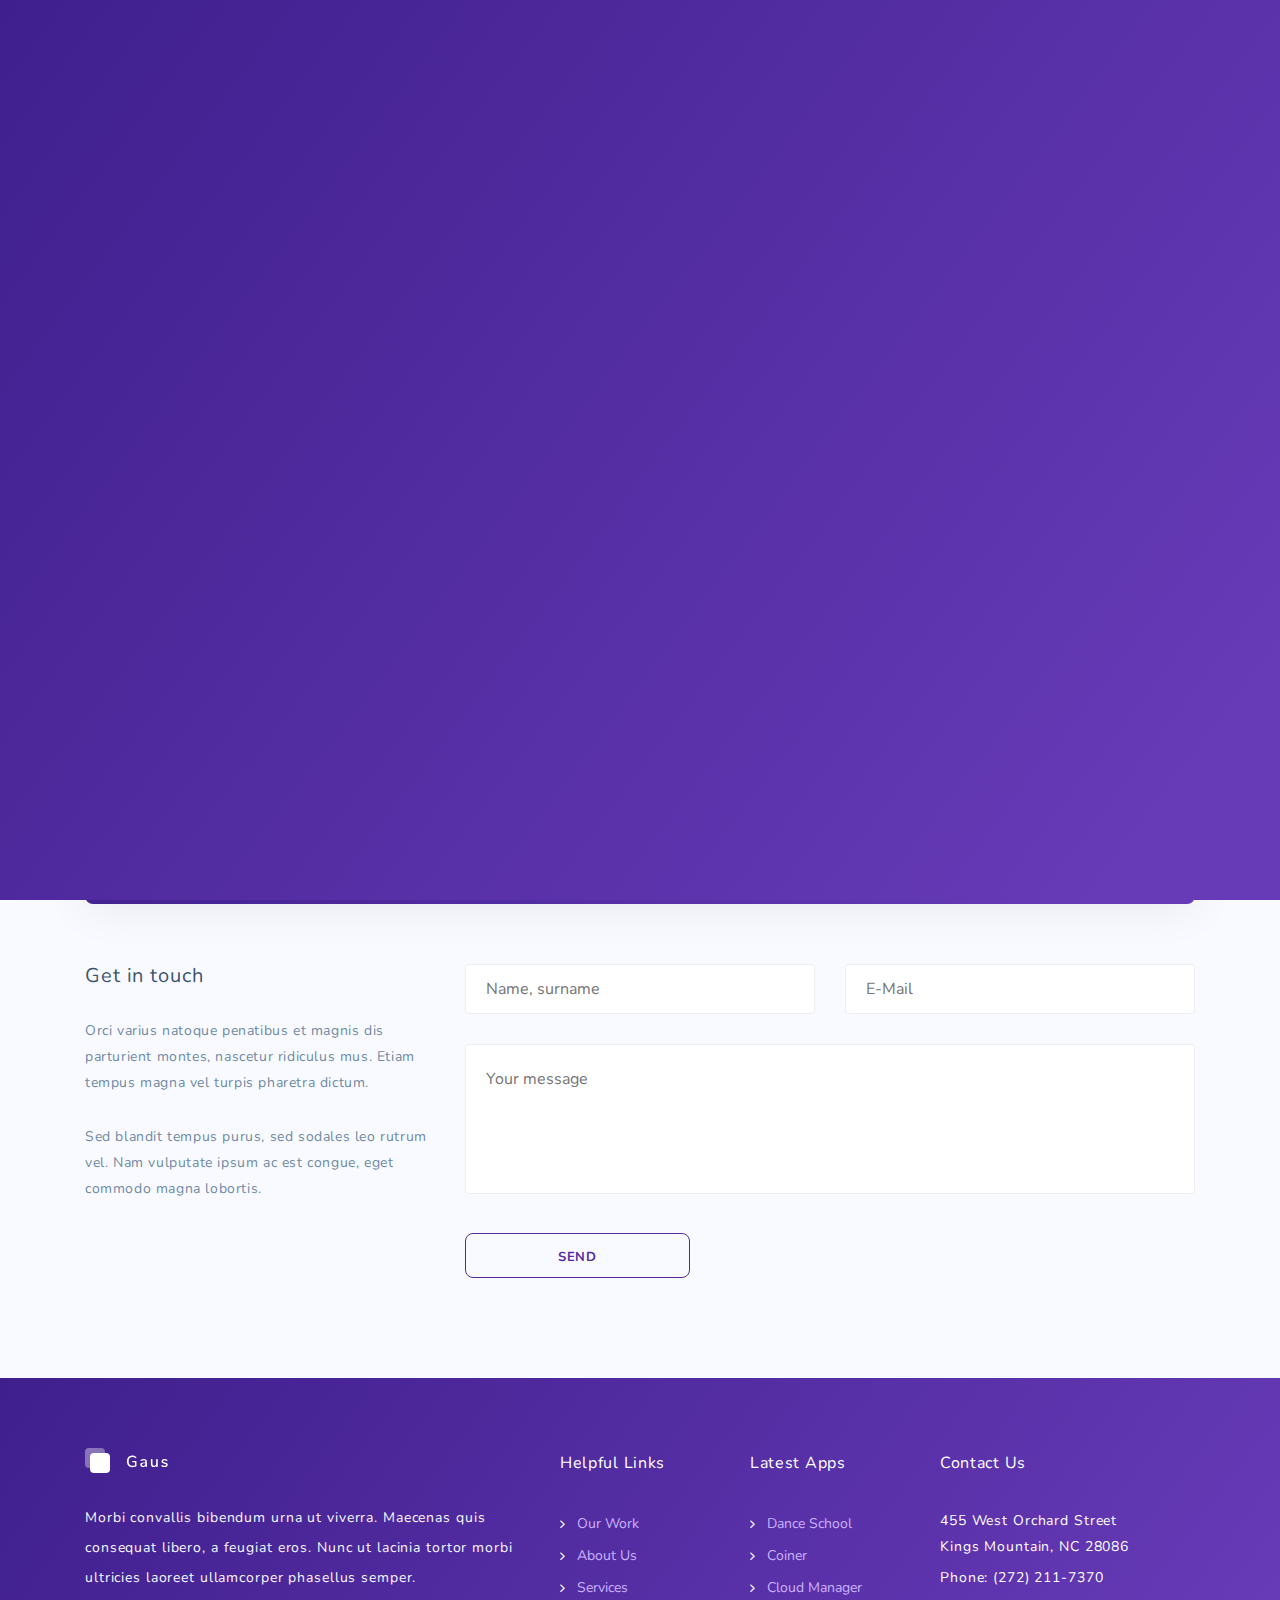
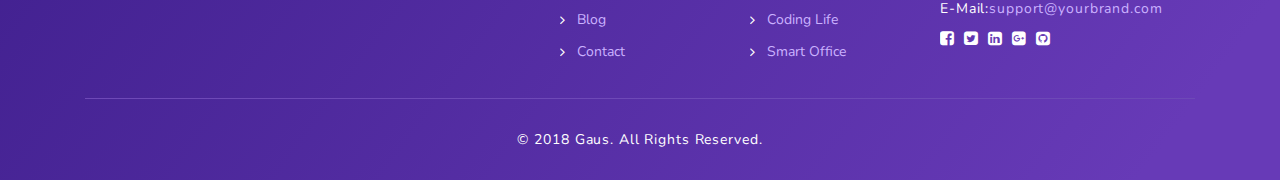
<file: blue-contact.html>
<!DOCTYPE html>
<html lang="en">
<head>
	<meta charset="UTF-8">
	<meta http-equiv="X-UA-Compatible" content="IE=edge">
	<meta name="viewport" content="width=device-width, initial-scale=1">
	<title>Gaus - Mobile App Development Agency Template</title>
	<meta name="description" content="Gaus is a Mobile App Development Agency Template by tempload." />
	<meta name="keywords" content="Gaus, mobile app, agency, development, html, template, tempload" />
	<meta name="author" content="tempload"/>

	<!-- Favicon -->
	<link rel="icon" type="image/png" href="assets/images/favicon.png" />

	<!-- Bootstrap & Plugins CSS -->
	<link href="assets/css/bootstrap.min.css" rel="stylesheet" type="text/css">
	<link href="assets/css/font-awesome.min.css" rel="stylesheet" type="text/css">

	<!-- Custom CSS -->
	<link href="assets/css/blue.css" rel="stylesheet" type="text/css">
</head>
<body>

	<!-- ***** Preloader Start ***** -->
	<div class="loader-wrapper">
		<div class="loader">
			<div class="diamond"></div>
			<div class="diamond"></div>
			<div class="diamond"></div>
		</div>
	</div>
	<!-- ***** Preloader End ***** -->

	<!-- ***** Header Area Start ***** -->
	<header class="header-area header-white">
		<div class="container">
			<div class="row">
				<div class="col-lg-12">
					<nav class="main-nav">
						<!-- ***** Logo Start ***** -->
						<a href="blue-index.html" class="logo">
							<img src="assets/images/blue-logo-white.svg" class="light-logo" alt="Gaus"/>
							<img src="assets/images/blue-logo-dark.svg" class="dark-logo" alt="Gaus"/>
						</a>
						<!-- ***** Logo End ***** -->

						<!-- ***** Menu Start ***** -->
						<ul class="nav">
							<li><a href="blue-index.html">HOME</a></li>
							<li><a href="blue-our-work.html">OUR WORK</a></li>
							<li><a href="blue-about-us.html">ABOUT US</a></li>
							<li><a href="blue-services.html">SERVICES</a></li>
							<li><a href="blue-blog.html">BLOG</a></li>
							<li><a href="blue-contact.html" class="btn-nav-line">CONTACT</a></li>
						</ul>
						<a class='menu-trigger'>
							<span>Menu</span>
						</a>
						<!-- ***** Menu End ***** -->						
					</nav>
				</div>
			</div>
		</div>
	</header>
	<!-- ***** Header Area End ***** -->


	<section class="page">
		<!-- ***** Page Top Start ***** -->
		<div class="cover" data-image="assets/images/photos/parallax.jpg">
			<div class="page-top">
				<div class="container">
					<div class="row">
						<div class="col-lg-12">
							<h1>Contact Us</h1>
						</div>
						<div class="col-lg-12 text-center">
							<ol class="breadcrumb">
								<li><a href="blue-index.html">Home</a></li>
								<li class="active">Contact Us</li>
							</ol>
						</div>
					</div>
				</div>
			</div>
		</div>
		<!-- ***** Page Top End ***** -->

		<!-- ***** Page Content Start ***** -->
		<div class="page-bottom">
			<div class="map-wrapper">
				<!-- ***** Google Maps Start ***** -->
				<div class="map-canvas"
					data-zoom="12"
					data-lat="-37.811085"
					data-lng="144.955631"
					data-type="roadmap"
					data-hue="#ffc400"
					data-title="Gaus"
					data-icon-path="assets/images/marker-blue.png"
					data-content="455 West Orchard Street<br>Kings Mountain, NC 28086<br><br><a href='mailto:support@yourbrand.com'>support@yourbrand.com</a>">
				</div>
				<!-- ***** Google Maps End ***** -->

				<!-- ***** Contact Informations Start ***** -->
				<div class="container">
					<div class="row">
						<div class="col-lg-12">
							<div class="contact-info">
								<div class="row">
									<div class="col-lg-4 col-md-4 col-sm-12">
										<div class="item">
											<i class="fa fa-location-arrow"></i>
											<div class="txt">
												<span>455 West Orchard Street<br>Kings Mountain, NC 28086</span>
											</div>
										</div>
									</div>
									<div class="col-lg-4 col-md-4 col-sm-12">
										<div class="item">
											<i class="fa fa-phone"></i>
											<div class="txt">
												<span>(272) 211-7370<br>(524) 386-5730</span>
											</div>
										</div>
									</div>
									<div class="col-lg-4 col-md-4 col-sm-12">
										<div class="item">
											<i class="fa fa-envelope"></i>
											<div class="txt">
												<span>
													<a href="mailto:support@yourbrand.com">support@yourbrand.com</a><br>
													<a href="mailto:info@yourbrand.com">info@yourbrand.com</a>
												</span>
											</div>
										</div>
									</div>
								</div>
							</div>
						</div>
					</div>
				</div>
				<!-- ***** Contact Informations End ***** -->
			</div>

			<div class="container">
				<div class="row">
					<!-- ***** Contact Text Start ***** -->
					<div class="col-lg-4 col-md-6 col-sm-12">
						<h5 class="mbottom-30">Get in touch</h5>
						<div class="contact-text">
							<p>Orci varius natoque penatibus et magnis dis parturient montes, nascetur ridiculus mus. Etiam tempus magna vel turpis pharetra dictum. </p>
							<p>Sed blandit tempus purus, sed sodales leo rutrum vel. Nam vulputate ipsum ac est congue, eget commodo magna lobortis.</p>
						</div>
					</div>
					<!-- ***** Contact Text End ***** -->

					<!-- ***** Contact Form Start ***** -->
					<div class="col-lg-8 col-md-6 col-sm-12">
						<div class="contact-form">
							<div class="row">
								<div class="col-lg-6 col-md-12 col-sm-12">
									<input type="text" placeholder="Name, surname">
								</div>
								<div class="col-lg-6 col-md-12 col-sm-12">
									<input type="text" placeholder="E-Mail">
								</div>
								<div class="col-lg-12">
									<textarea placeholder="Your message"></textarea>
								</div>
								<div class="col-lg-12">
									<button class="btn-primary-line">SEND</button>
								</div>
							</div>
						</div>
					</div>
					<!-- ***** Contact Form End ***** -->
				</div>
			</div>
		</div>
		<!-- ***** Page Content End ***** -->
	</section>


	<!-- ***** Footer Start ***** -->
	<footer>
		<div class="container">
			<div class="row">
				<div class="col-lg-5 col-md-12 col-sm-12">
					<img src="assets/images/blue-logo-white.svg" class="logo" alt="">
					<div class="text">Morbi convallis bibendum urna ut viverra. Maecenas quis consequat libero, a feugiat eros. Nunc ut lacinia tortor morbi ultricies laoreet ullamcorper phasellus semper.</div>
				</div>
				<div class="col-lg-2 col-md-4 col-sm-6 col-6">
					<h5>Helpful Links</h5>
					<ul class="footer-nav">
						<li><a href="#"><i class="fa fa-angle-right"></i><span>Our Work</span></a></li>
						<li><a href="#"><i class="fa fa-angle-right"></i><span>About Us</span></a></li>
						<li><a href="#"><i class="fa fa-angle-right"></i><span>Services</span></a></li>
						<li><a href="#"><i class="fa fa-angle-right"></i><span>Blog</span></a></li>
						<li><a href="#"><i class="fa fa-angle-right"></i><span>Contact</span></a></li>
					</ul>
				</div>
				<div class="col-lg-2 col-md-4 col-sm-6 col-6">
					<h5>Latest Apps</h5>
					<ul class="footer-nav">
						<li><a href="#"><i class="fa fa-angle-right"></i><span>Dance School</span></a></li>
						<li><a href="#"><i class="fa fa-angle-right"></i><span>Coiner</span></a></li>
						<li><a href="#"><i class="fa fa-angle-right"></i><span>Cloud Manager</span></a></li>
						<li><a href="#"><i class="fa fa-angle-right"></i><span>Coding Life</span></a></li>
						<li><a href="#"><i class="fa fa-angle-right"></i><span>Smart Office</span></a></li>
					</ul>
				</div>
				<div class="col-lg-3 col-md-4 col-sm-12">
					<h5>Contact Us</h5>
					<div class="address">
						<p>455 West Orchard Street<br>Kings Mountain, NC 28086</p>
						<p>Phone: (272) 211-7370</p>
						<p><span>E-Mail:</span><a href="#">support@yourbrand.com</a></p>
						<ul class="social">
							<li><a href="#"><i class="fa fa-facebook-square"></i></a></li>
							<li><a href="#"><i class="fa fa-twitter-square"></i></a></li>
							<li><a href="#"><i class="fa fa-linkedin-square"></i></a></li>
							<li><a href="#"><i class="fa fa-google-plus-square"></i></a></li>
							<li><a href="#"><i class="fa fa-github-square"></i></a></li>
						</ul>
					</div>
				</div>
			</div>
			<div class="row">
				<div class="col-lg-12">
					<p class="copyright">© 2018 Gaus. All Rights Reserved.</p>
				</div>
			</div>
		</div>
	</footer>
	<!-- ***** Footer Start ***** -->



	<!-- jQuery -->
	<script src="assets/js/jquery-2.1.0.min.js"></script>

	<!-- Bootstrap -->
	<script src="assets/js/popper.js"></script>
	<script src="assets/js/bootstrap.min.js"></script>

	<!-- Plugins -->
	<script src="assets/js/scrollreveal.min.js"></script>
	<script src="assets/js/parallax.min.js"></script>
	<script src="http://maps.google.com/maps/api/js?key=AIzaSyAthC_2x5GtKhiH7rUumkMbwvp31qyFyA8"></script>
	<script src="assets/js/map-script.js"></script>

	<!-- Global Init -->
	<script src="assets/js/custom.js"></script>
</body>
</html>
</file>
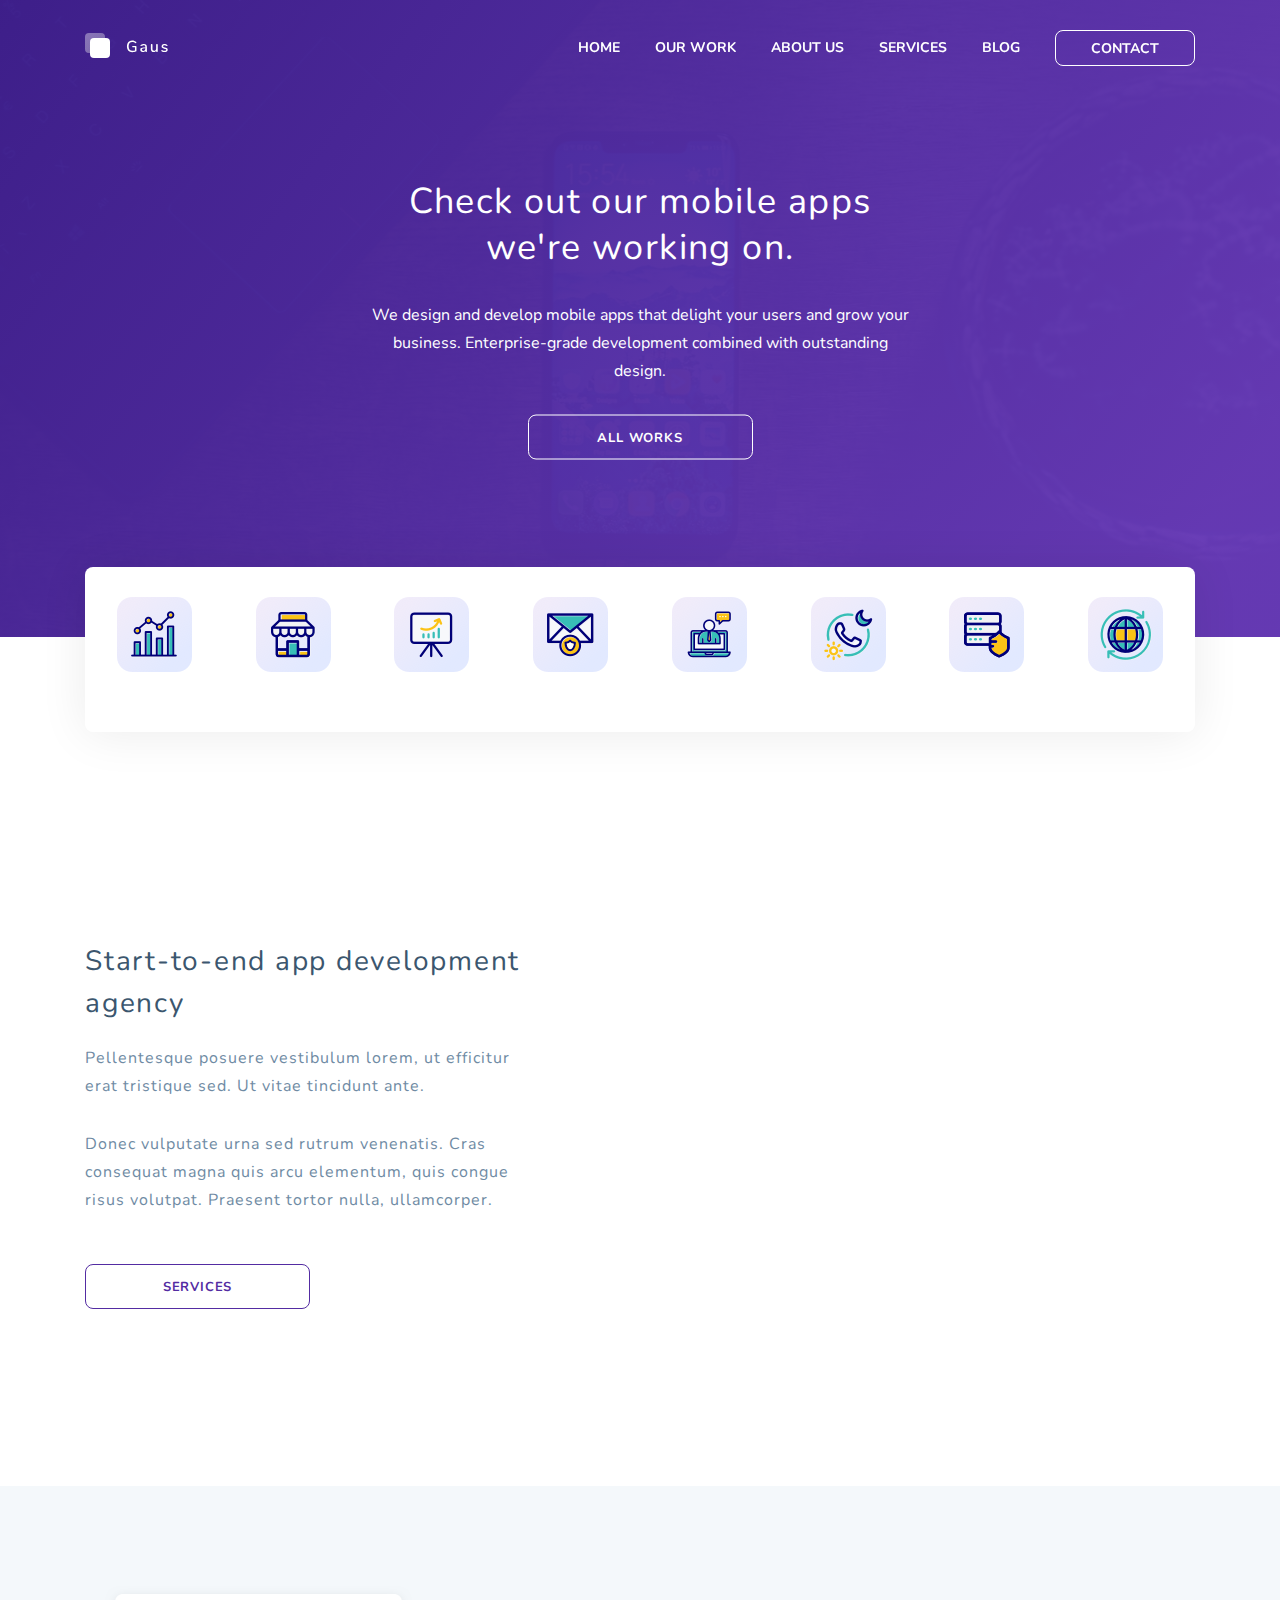
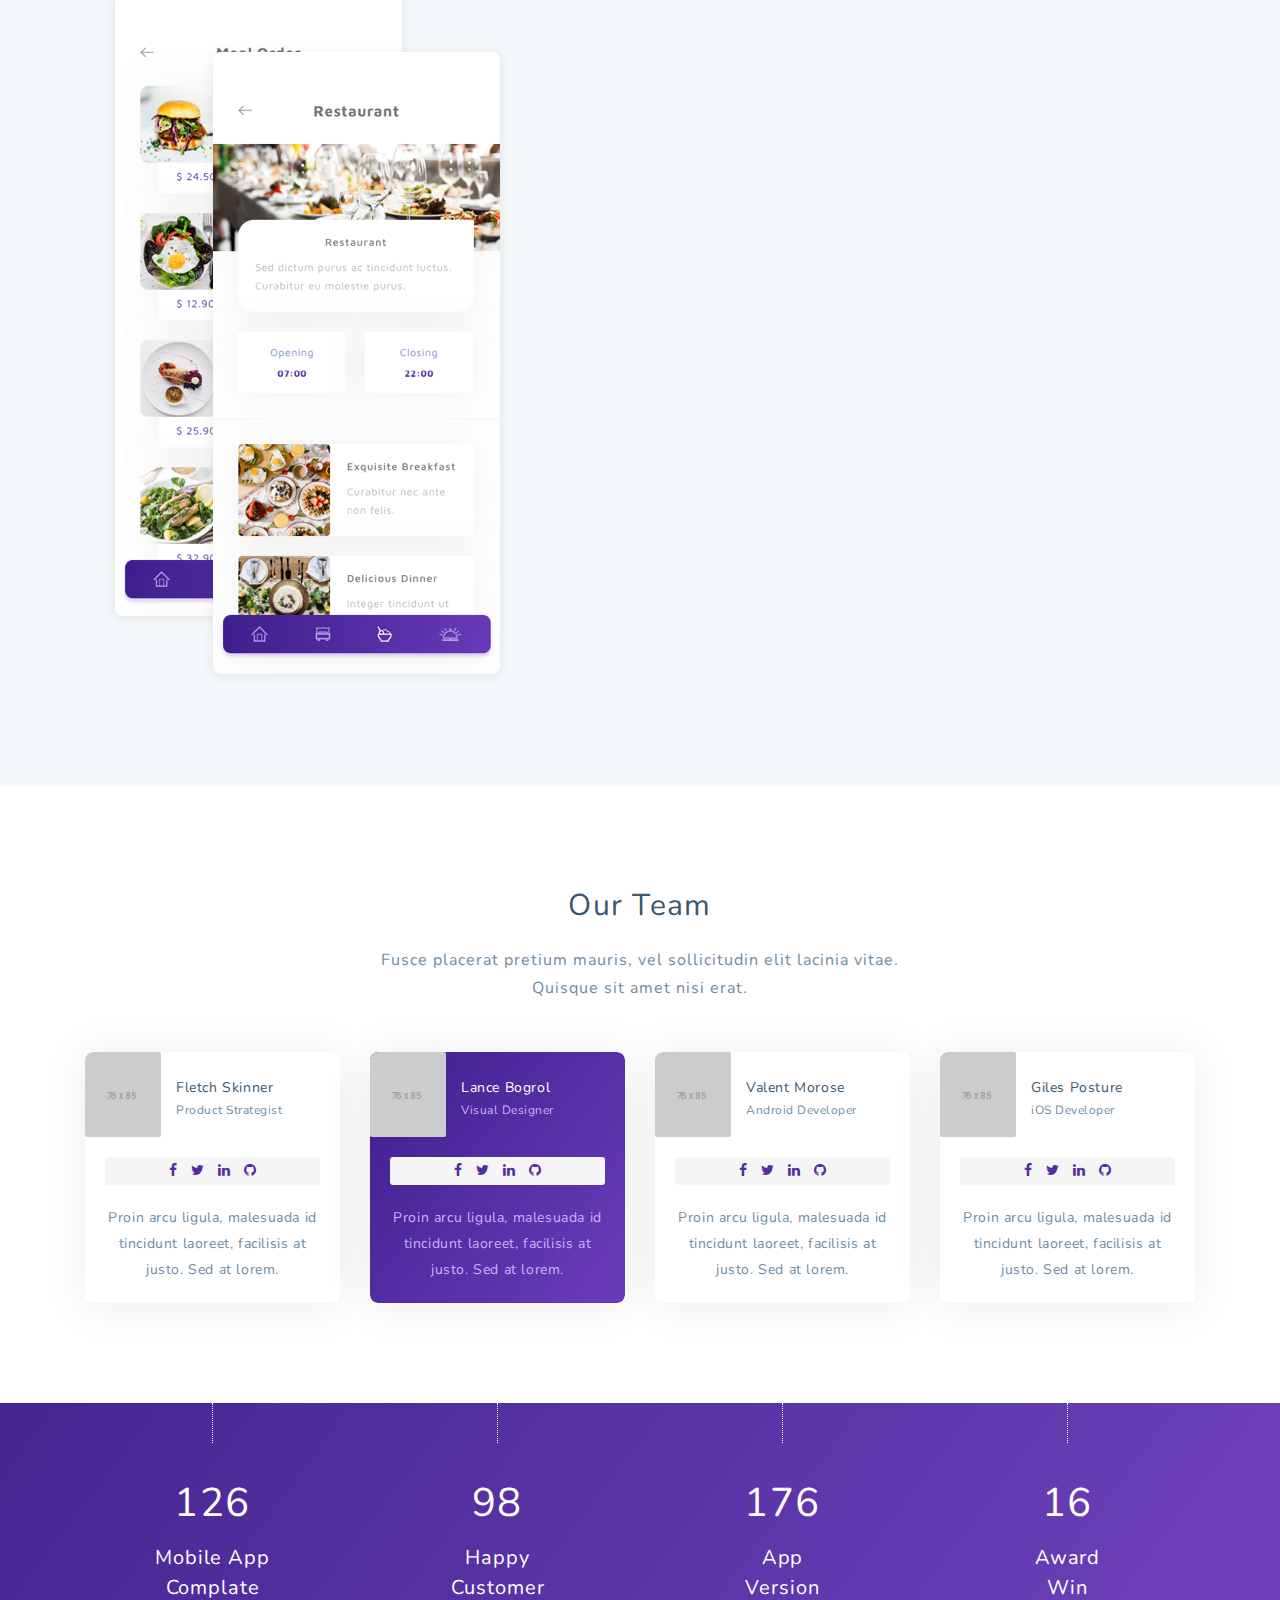
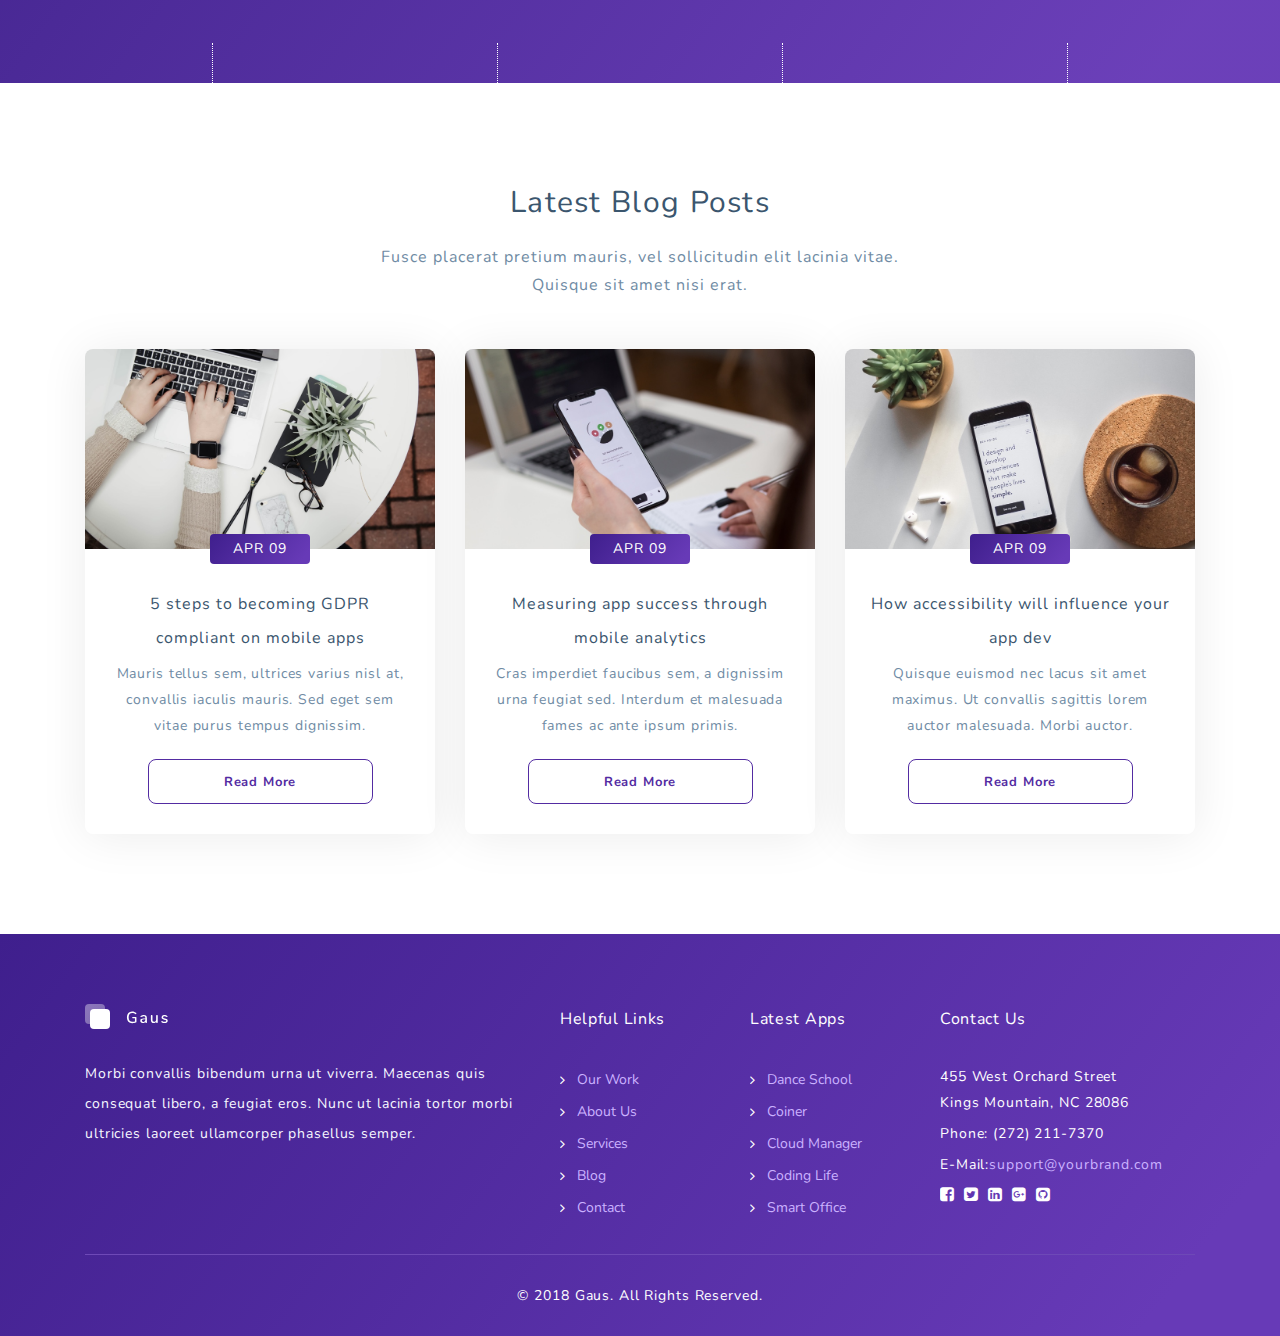
<file: blue-index.html>
<!DOCTYPE html>
<html lang="en">
<head>
	<meta charset="UTF-8">
	<meta http-equiv="X-UA-Compatible" content="IE=edge">
	<meta name="viewport" content="width=device-width, initial-scale=1">
	<title>Gaus - Mobile App Development Agency Template</title>
	<meta name="description" content="Gaus is a Mobile App Development Agency Template by tempload." />
	<meta name="keywords" content="Gaus, mobile app, agency, development, html, template, tempload" />
	<meta name="author" content="tempload"/>

	<!-- Favicon -->
	<link rel="icon" type="image/png" href="assets/images/favicon.png" />

	<!-- Bootstrap & Plugins CSS -->
	<link href="assets/css/bootstrap.min.css" rel="stylesheet" type="text/css">
	<link href="assets/css/font-awesome.min.css" rel="stylesheet" type="text/css">

	<!-- Custom CSS -->
	<link href="assets/css/blue.css" rel="stylesheet" type="text/css">
</head>
<body class="home-body">

	<!-- ***** Preloader Start ***** -->
	<div class="loader-wrapper">
		<div class="loader">
			<div class="diamond"></div>
			<div class="diamond"></div>
			<div class="diamond"></div>
		</div>
	</div>
	<!-- ***** Preloader End ***** -->

	<!-- ***** Header Area Start ***** -->
	<header class="header-area">
		<div class="container">
			<div class="row">
				<div class="col-lg-12">
					<nav class="main-nav">
						<!-- ***** Logo Start ***** -->
						<a href="blue-index.html" class="logo">
							<img src="assets/images/blue-logo-white.svg" class="light-logo" alt="Gaus"/>
							<img src="assets/images/blue-logo-dark.svg" class="dark-logo" alt="Gaus"/>
						</a>
						<!-- ***** Logo End ***** -->

						<!-- ***** Menu Start ***** -->
						<ul class="nav">
							<li><a href="blue-index.html">HOME</a></li>
							<li><a href="blue-our-work.html">OUR WORK</a></li>
							<li><a href="blue-about-us.html">ABOUT US</a></li>
							<li><a href="blue-services.html">SERVICES</a></li>
							<li><a href="blue-blog.html">BLOG</a></li>
							<li><a href="blue-contact.html" class="btn-nav-line">CONTACT</a></li>
						</ul>
						<a class='menu-trigger'>
							<span>Menu</span>
						</a>
						<!-- ***** Menu End ***** -->						
					</nav>
				</div>
			</div>
		</div>
	</header>
	<!-- ***** Header Area End ***** -->


	<!-- ***** Wellcome Area Start ***** -->
	<section class="welcome-area">
		<!-- ***** Wellcome Area Background Start ***** -->
		<div class="welcome-bg" data-bg="assets/images/photos/welcome.jpg"></div>
		<!-- ***** Wellcome Area Background End ***** -->

		<!-- ***** Wellcome Area Content Start ***** -->
		<div class="welcome-content">
			<div class="container">
				<div class="row">
					<div class="offset-lg-3 offset-md-2 col-lg-6 col-md-8 col-sm-12">
						<h1>Check out our mobile apps we're working on.</h1>
						<p>We design and develop mobile apps that delight your users and grow your business. Enterprise-grade development combined with outstanding design.</p>
						<a class="btn-white-line" href="#">ALL WORKS</a>
					</div>
				</div>
			</div>
		</div>
		<!-- ***** Wellcome Area Content End ***** -->
	</section>
	<!-- ***** Wellcome Area End ***** -->


	<!-- ***** Home Apps Start ***** -->
	<section class="welcome-apps">
		<div class="container">
			<div class="row">
				<div class="col-lg-12">
					<div class="apps">
						<a href="blue-app-single.html" class="app-item">
							<div class="icon">
								<img src="assets/images/icons/apps/1.png" class="img-fluid" alt="">
							</div>
						</a>
						<a href="blue-app-single.html" class="app-item">
							<div class="icon">
								<img src="assets/images/icons/apps/2.png" class="img-fluid" alt="">
							</div>
						</a>
						<a href="blue-app-single.html" class="app-item">
							<div class="icon">
								<img src="assets/images/icons/apps/3.png" class="img-fluid" alt="">
							</div>
						</a>
						<a href="blue-app-single.html" class="app-item">
							<div class="icon">
								<img src="assets/images/icons/apps/4.png" class="img-fluid" alt="">
							</div>
						</a>
						<a href="blue-app-single.html" class="app-item">
							<div class="icon">
								<img src="assets/images/icons/apps/5.png" class="img-fluid" alt="">
							</div>
						</a>
						<a href="blue-app-single.html" class="app-item">
							<div class="icon">
								<img src="assets/images/icons/apps/6.png" class="img-fluid" alt="">
							</div>
						</a>
						<a href="blue-app-single.html" class="app-item">
							<div class="icon">
								<img src="assets/images/icons/apps/7.png" class="img-fluid" alt="">
							</div>
						</a>
						<a href="blue-app-single.html" class="app-item">
							<div class="icon">
								<img src="assets/images/icons/apps/8.png" class="img-fluid" alt="">
							</div>
						</a>
					</div>
				</div>
			</div>
		</div>
	</section>
	<!-- ***** Home Apps End ***** -->


	<!-- ***** Home About - Services Start ***** -->
	<section class="section services-section pbottom-70">
		<div class="container">
			<div class="row">
				<!-- ***** Home About Start ***** -->
				<div class="col-lg-5 col-md-12 col-sm-12 align-self-center mobile-bottom-fix">
					<div class="left-heading">
						<h2 class="section-title">Start-to-end app development agency</h2>
					</div>
					<div class="left-text">
						<p class="dark">Pellentesque posuere vestibulum lorem, ut efficitur erat tristique sed. Ut vitae tincidunt ante. </p>
						<p>Donec vulputate urna sed rutrum venenatis. Cras consequat magna quis arcu elementum, quis congue risus volutpat. Praesent tortor nulla, ullamcorper.</p>
					</div>
					<a href="#" class="btn-primary-line">SERVICES</a>					
				</div>
				<!-- ***** Home About End ***** -->

				<!-- ***** Home Services Start ***** -->
				<div class="offset-lg-1 col-lg-6 col-md-12 col-sm-12 align-self-center">
					<div class="row">
						<div class="col-lg-6 col-md-6 col-sm-12 col-xs-12">
							<a href="blue-services-single.html" class="home-services-item" data-scroll-reveal="enter bottom move 30px over 0.6s after 0.2s">
								<i class="fa fa-clone"></i>
								<h5 class="services-title">Mobility Services Strategy</h5>
								<p>Morbi pharetra sapien ut mattis viverra. Curabitur sit amet mattis.</p>
							</a>
							<a href="blue-services-single.html" class="home-services-item" data-scroll-reveal="enter bottom move 30px over 0.6s after 0.2s">
								<i class="fa fa-connectdevelop"></i>
								<h5 class="services-title">Native App Development</h5>
								<p>Proin arcu ligula, malesuada id tincidunt laoreet, facilisis at justo.</p>
							</a>
						</div>
						<div class="col-lg-6 col-md-6 col-sm-12 col-xs-12">
							<a href="blue-services-single.html" class="home-services-item active" data-scroll-reveal="enter bottom move 30px over 0.6s after 0.3s">
								<i class="fa fa-object-ungroup"></i>
								<h5 class="services-title">Design & User Experience</h5>
								<p>Donec pellentesque turpis utium lorem imperdiet semper viverra.</p>
							</a>
							<a href="blue-services-single.html" class="home-services-item" data-scroll-reveal="enter bottom move 30px over 0.6s after 0.3s">
								<i class="fa fa-line-chart"></i>
								<h5 class="services-title">Maintenance & Monitoring</h5>
								<p>Facilisis arcu ligula, malesuada id tincidunt laoreet, facilisis at justo.</p>
							</a>
						</div>
					</div>
				</div>
				<!-- ***** Home Services End ***** -->
			</div>			
		</div>
	</section>
	<!-- ***** Home About - Services Start ***** -->


	<!-- ***** Features Start ***** -->
	<section class="section background">
		<div class="container">
			<div class="row">
				<div class="col-lg-5 col-md-12 col-sm-12 col-xs-12 align-self-center mobile-bottom-fix">
					<img src="assets/images/mockup/home-mockup.png" class="img-fluid d-block mx-auto" alt="">
				</div>
				<div class="col-lg-7 col-md-12 col-sm-12 col-xs-12 align-self-center">
					<ul class="features">
						<li data-scroll-reveal="enter bottom move 30px over 0.6s after 0.2s">
							<div class="count">
								<span>
									<i class="fa fa-flash"></i>
								</span>
							</div>
							<div class="text">
								<h5 class="title">Design and UX that ensures your app will be loved and used</h5>
								<p>Quisque nec consectetur arcu. Duis tellus ante, sodales sed molestie at, sagittis id neque. Quisque condimentum libero arcu. Mauris tellus sem, ultrices varius nisl at.</p>
							</div>
						</li>
						<li data-scroll-reveal="enter bottom move 30px over 0.6s after 0.3s">
							<div class="count">
								<span>
									<i class="fa fa-code-fork"></i>
								</span>
							</div>
							<div class="text">
								<h5 class="title">Enterprise-grade development secures reliability and quality</h5>
								<p>Praesent tortor nulla, ullamcorper vel ante at, varius tincidunt augue. Cras vitae consectetur arcu. Proin at velit vel risus elementum accumsan sed non neque. Aenean risus.</p>
							</div>
						</li>
						<li data-scroll-reveal="enter bottom move 30px over 0.6s after 0.4s">
							<div class="count">
								<span>
									<i class="fa fa-link"></i>
								</span>
							</div>
							<div class="text">
								<h5 class="title">A proven and tested process guarantees your success</h5>
								<p>Aliquam bibendum velit ut ante cursus, et efficitur lectus rutrum. Maecenas ac convallis lorem, non ultricies sem. Duis elit metus, ullamcorper sed ante sed, viverra bibendum neque.</p>
							</div>
						</li>
						<li data-scroll-reveal="enter bottom move 30px over 0.6s after 0.5s">
							<div class="count">
								<span>
									<i class="fa fa-code"></i>
								</span>
							</div>
							<div class="text">
								<h5 class="title">Start-to-end app development agency</h5>
								<p>Cras imperdiet faucibus sem, a dignissim urna feugiat sed. Interdum et malesuada fames ac ante ipsum primis in faucibus. Pellentesque posuere vestibulum lorem.</p>
							</div>
						</li>
					</ul>
				</div>
			</div>
		</div>
	</section>
	<!-- ***** Features End ***** -->


	<!-- ***** Our Team Start ***** -->
	<section class="section pbottom-70">
		<div class="container">
			<div class="row">
				<div class="col-lg-12">
					<div class="center-heading">
						<h2 class="section-title">Our Team</h2>
					</div>
				</div>
				<div class="offset-lg-3 col-lg-6">
					<div class="center-text">
						<p>Fusce placerat pretium mauris, vel sollicitudin elit lacinia vitae. Quisque sit amet nisi erat.</p>
					</div>					
				</div>
			</div>
			<div class="row">
				<div class="col-lg-3 col-md-6 col-sm-6 col-xs-12">
					<div class="team-item">
						<div class="header">
							<div class="img">
								<img src="assets/images/photos/team/1.jpg" alt="">
							</div>
							<div class="info">
								<strong>Fletch Skinner</strong>
								<span>Product Strategist</span>
							</div>
						</div>
						<ul class="social">
							<li><a href="#"><i class="fa fa-facebook"></i></a></li>
							<li><a href="#"><i class="fa fa-twitter"></i></a></li>
							<li><a href="#"><i class="fa fa-linkedin"></i></a></li>
							<li><a href="#"><i class="fa fa-github"></i></a></li>
						</ul>
						<div class="body">
							Proin arcu ligula, malesuada id tincidunt laoreet, facilisis at justo. Sed at lorem.
						</div>
					</div>
				</div>
				<div class="col-lg-3 col-md-6 col-sm-6 col-xs-12">
					<div class="team-item active">
						<div class="header">
							<div class="img">
								<img src="assets/images/photos/team/2.jpg" alt="">
							</div>
							<div class="info">
								<strong>Lance Bogrol</strong>
								<span>Visual Designer</span>
							</div>
						</div>
						<ul class="social">
							<li><a href="#"><i class="fa fa-facebook"></i></a></li>
							<li><a href="#"><i class="fa fa-twitter"></i></a></li>
							<li><a href="#"><i class="fa fa-linkedin"></i></a></li>
							<li><a href="#"><i class="fa fa-github"></i></a></li>
						</ul>
						<div class="body">
							Proin arcu ligula, malesuada id tincidunt laoreet, facilisis at justo. Sed at lorem.
						</div>
					</div>
				</div>
				<div class="col-lg-3 col-md-6 col-sm-6 col-xs-12">
					<div class="team-item">
						<div class="header">
							<div class="img">
								<img src="assets/images/photos/team/3.jpg" alt="">
							</div>
							<div class="info">
								<strong>Valent Morose</strong>
								<span>Android Developer</span>
							</div>
						</div>
						<ul class="social">
							<li><a href="#"><i class="fa fa-facebook"></i></a></li>
							<li><a href="#"><i class="fa fa-twitter"></i></a></li>
							<li><a href="#"><i class="fa fa-linkedin"></i></a></li>
							<li><a href="#"><i class="fa fa-github"></i></a></li>
						</ul>
						<div class="body">
							Proin arcu ligula, malesuada id tincidunt laoreet, facilisis at justo. Sed at lorem.
						</div>
					</div>
				</div>
				<div class="col-lg-3 col-md-6 col-sm-6 col-xs-12">
					<div class="team-item">
						<div class="header">
							<div class="img">
								<img src="assets/images/photos/team/4.jpg" alt="">
							</div>
							<div class="info">
								<strong>Giles Posture</strong>
								<span>iOS Developer</span>
							</div>
						</div>
						<ul class="social">
							<li><a href="#"><i class="fa fa-facebook"></i></a></li>
							<li><a href="#"><i class="fa fa-twitter"></i></a></li>
							<li><a href="#"><i class="fa fa-linkedin"></i></a></li>
							<li><a href="#"><i class="fa fa-github"></i></a></li>
						</ul>
						<div class="body">
							Proin arcu ligula, malesuada id tincidunt laoreet, facilisis at justo. Sed at lorem.
						</div>
					</div>
				</div>
			</div>
		</div>
	</section>
	<!-- ***** Our Team End ***** -->


	<!-- ***** Counter Parallax Start ***** -->
	<section class="parallax">
		<div class="parallax-content">
			<div class="container">
				<div class="row">
					<div class="col-lg-3 col-md-6 col-sm-12">
						<div class="count-item">
							<strong>126</strong>
							<span>Mobile App<br>Complate</span>
						</div>
					</div>
					<div class="col-lg-3 col-md-6 col-sm-12">
						<div class="count-item">
							<strong>98</strong>
							<span>Happy<br>Customer</span>
						</div>
					</div>
					<div class="col-lg-3 col-md-6 col-sm-12">
						<div class="count-item">
							<strong>176</strong>
							<span>App<br>Version</span>
						</div>
					</div>
					<div class="col-lg-3 col-md-6 col-sm-12">
						<div class="count-item">
							<strong>16</strong>
							<span>Award<br>Win</span>
						</div>
					</div>
				</div>
			</div>
		</div>
	</section>
	<!-- ***** Counter Parallax End ***** -->

	<!-- ***** Blog Start ***** -->
	<section class="section pbottom-70">
		<div class="container">
			<div class="row">
				<div class="col-lg-12">
					<div class="center-heading">
						<h2 class="section-title">Latest Blog Posts</h2>
					</div>
				</div>
				<div class="offset-lg-3 col-lg-6">
					<div class="center-text">
						<p>Fusce placerat pretium mauris, vel sollicitudin elit lacinia vitae. Quisque sit amet nisi erat.</p>
					</div>					
				</div>
			</div>
			<div class="row">
				<div class="col-lg-4 col-md-6 col-sm-12">
					<div class="blog-post-thumb">
						<div class="img">
							<img src="assets/images/photos/blog/1.jpg" alt="">
						</div>
						<div class="post-content">
							<div class="date">APR 09</div>
							<h3>
								<a href="blue-blog-single.html">5 steps to becoming GDPR compliant on mobile apps</a>
							</h3>
							<div class="text">
								Mauris tellus sem, ultrices varius nisl at, convallis iaculis mauris. Sed eget sem vitae purus tempus dignissim.
							</div>
							<a href="blue-blog-single.html" class="btn-primary-line">Read More</a>
						</div>
					</div>
				</div>
				<div class="col-lg-4 col-md-6 col-sm-12">
					<div class="blog-post-thumb">
						<div class="img">
							<img src="assets/images/photos/blog/2.jpg" alt="">
						</div>
						<div class="post-content">
							<div class="date">APR 09</div>
							<h3>
								<a href="blue-blog-single.html">Measuring app success through mobile analytics</a>
							</h3>
							<div class="text">
								Cras imperdiet faucibus sem, a dignissim urna feugiat sed. Interdum et malesuada fames ac ante ipsum primis.
							</div>
							<a href="blue-blog-single.html" class="btn-primary-line">Read More</a>
						</div>
					</div>
				</div>
				<div class="col-lg-4 col-md-6 col-sm-12">
					<div class="blog-post-thumb">
						<div class="img">
							<img src="assets/images/photos/blog/3.jpg" alt="">
						</div>
						<div class="post-content">
							<div class="date">APR 09</div>
							<h3>
								<a href="blue-blog-single.html">How accessibility will influence your app dev</a>
							</h3>
							<div class="text">
								Quisque euismod nec lacus sit amet maximus. Ut convallis sagittis lorem auctor malesuada. Morbi auctor.
							</div>
							<a href="blue-blog-single.html" class="btn-primary-line">Read More</a>
						</div>
					</div>
				</div>
			</div>
		</div>
	</section>
	<!-- ***** Blog End ***** -->


	<!-- ***** Footer Start ***** -->
	<footer>
		<div class="container">
			<div class="row">
				<div class="col-lg-5 col-md-12 col-sm-12">
					<img src="assets/images/blue-logo-white.svg" class="logo" alt="">
					<div class="text">Morbi convallis bibendum urna ut viverra. Maecenas quis consequat libero, a feugiat eros. Nunc ut lacinia tortor morbi ultricies laoreet ullamcorper phasellus semper.</div>
				</div>
				<div class="col-lg-2 col-md-4 col-sm-6 col-6">
					<h5>Helpful Links</h5>
					<ul class="footer-nav">
						<li><a href="#"><i class="fa fa-angle-right"></i><span>Our Work</span></a></li>
						<li><a href="#"><i class="fa fa-angle-right"></i><span>About Us</span></a></li>
						<li><a href="#"><i class="fa fa-angle-right"></i><span>Services</span></a></li>
						<li><a href="#"><i class="fa fa-angle-right"></i><span>Blog</span></a></li>
						<li><a href="#"><i class="fa fa-angle-right"></i><span>Contact</span></a></li>
					</ul>
				</div>
				<div class="col-lg-2 col-md-4 col-sm-6 col-6">
					<h5>Latest Apps</h5>
					<ul class="footer-nav">
						<li><a href="#"><i class="fa fa-angle-right"></i><span>Dance School</span></a></li>
						<li><a href="#"><i class="fa fa-angle-right"></i><span>Coiner</span></a></li>
						<li><a href="#"><i class="fa fa-angle-right"></i><span>Cloud Manager</span></a></li>
						<li><a href="#"><i class="fa fa-angle-right"></i><span>Coding Life</span></a></li>
						<li><a href="#"><i class="fa fa-angle-right"></i><span>Smart Office</span></a></li>
					</ul>
				</div>
				<div class="col-lg-3 col-md-4 col-sm-12">
					<h5>Contact Us</h5>
					<div class="address">
						<p>455 West Orchard Street<br>Kings Mountain, NC 28086</p>
						<p>Phone: (272) 211-7370</p>
						<p><span>E-Mail:</span><a href="#">support@yourbrand.com</a></p>
						<ul class="social">
							<li><a href="#"><i class="fa fa-facebook-square"></i></a></li>
							<li><a href="#"><i class="fa fa-twitter-square"></i></a></li>
							<li><a href="#"><i class="fa fa-linkedin-square"></i></a></li>
							<li><a href="#"><i class="fa fa-google-plus-square"></i></a></li>
							<li><a href="#"><i class="fa fa-github-square"></i></a></li>
						</ul>
					</div>
				</div>
			</div>
			<div class="row">
				<div class="col-lg-12">
					<p class="copyright">© 2018 Gaus. All Rights Reserved.</p>
				</div>
			</div>
		</div>
	</footer>
	<!-- ***** Footer Start ***** -->



	<!-- jQuery -->
	<script src="assets/js/jquery-2.1.0.min.js"></script>

	<!-- Bootstrap -->
	<script src="assets/js/popper.js"></script>
	<script src="assets/js/bootstrap.min.js"></script>

	<!-- Plugins -->
	<script src="assets/js/scrollreveal.min.js"></script>
	<script src="assets/js/parallax.min.js"></script>
	<script src="assets/js/waypoints.min.js"></script>
	<script src="assets/js/jquery.counterup.min.js"></script>
	<script src="assets/js/imgfix.min.js"></script>	

	<!-- Global Init -->
	<script src="assets/js/custom.js"></script>
</body>
</html>
</file>
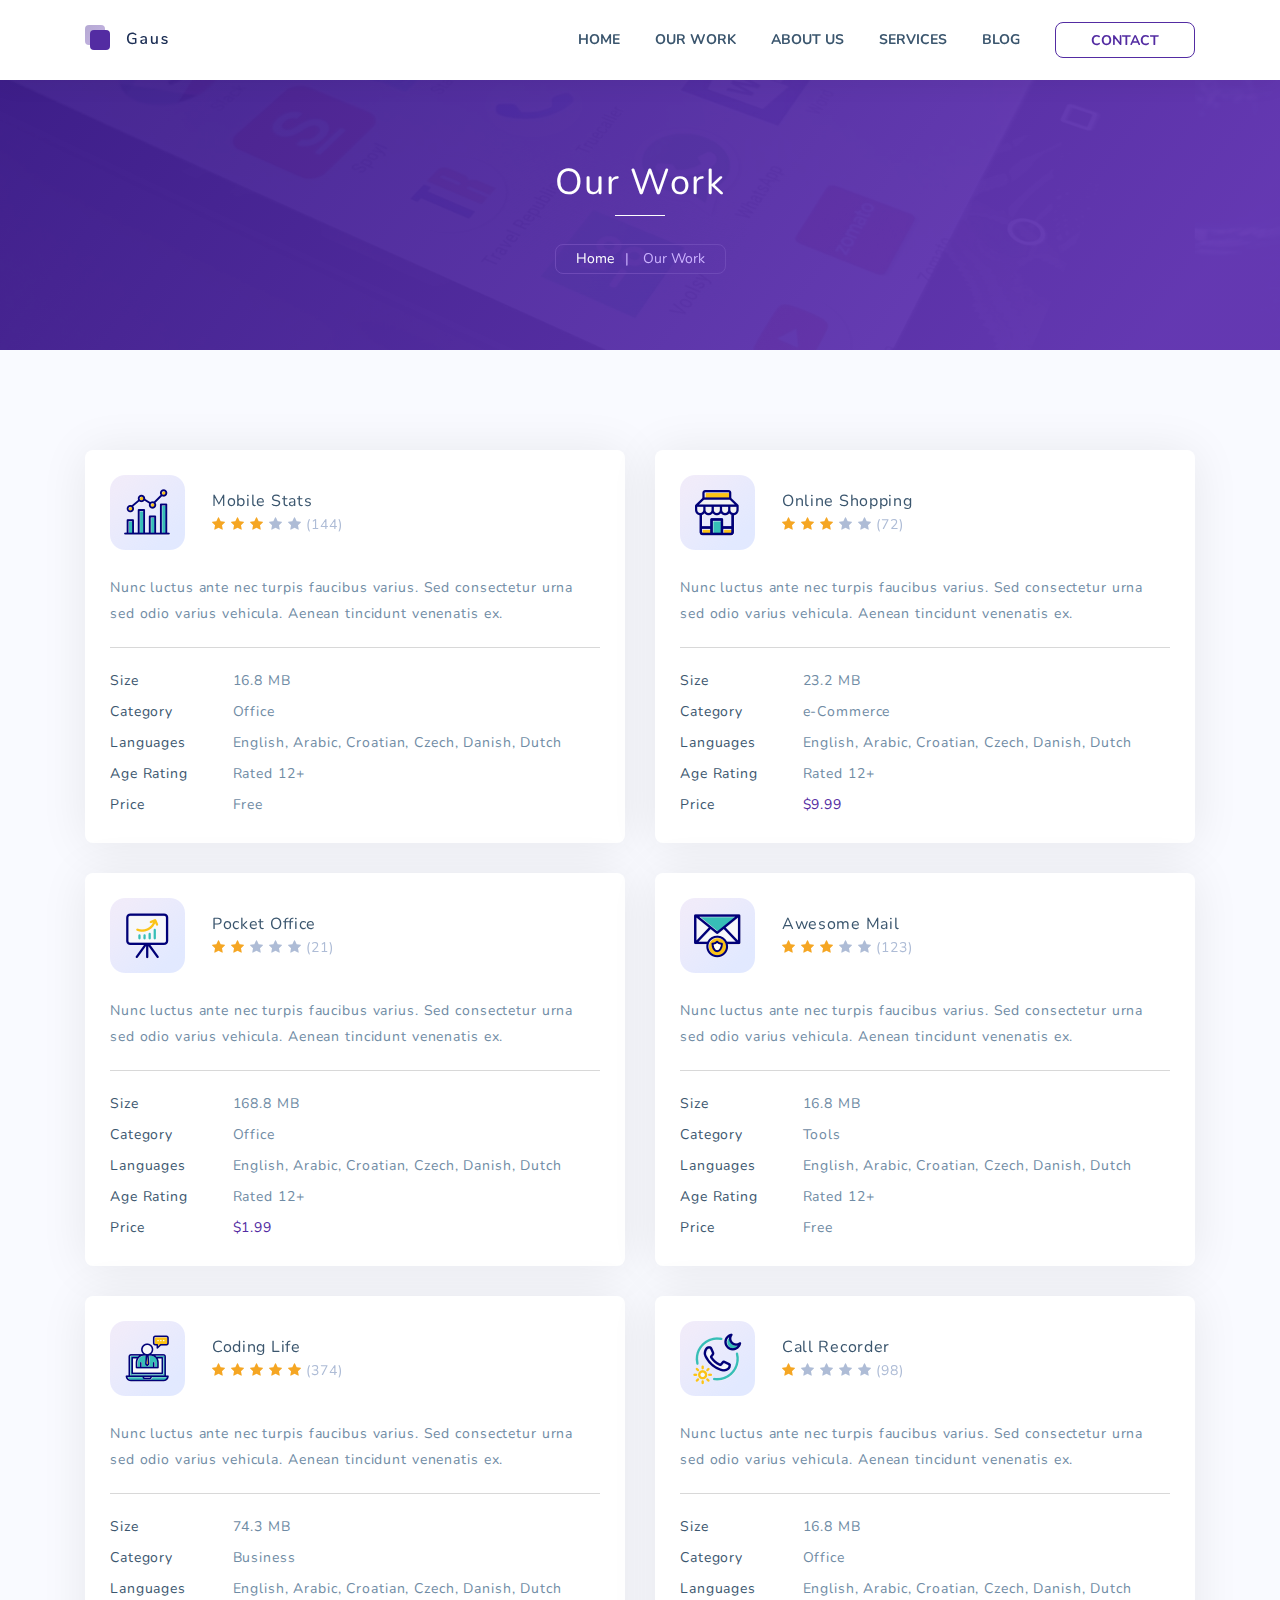
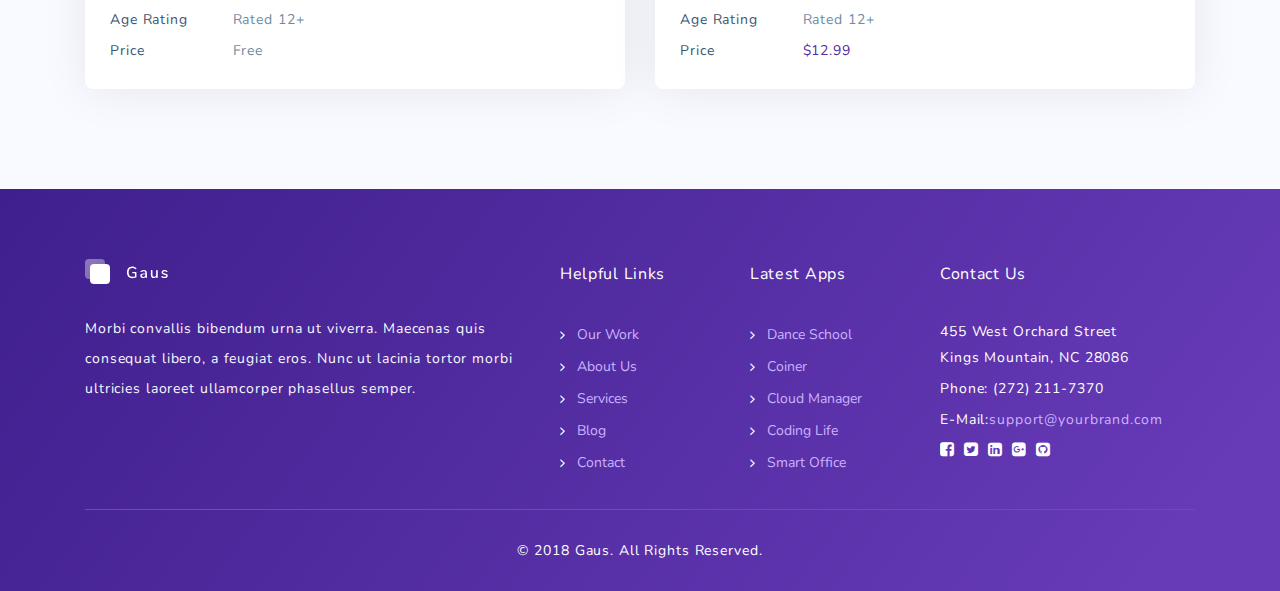
<file: blue-our-work.html>
<!DOCTYPE html>
<html lang="en">
<head>
	<meta charset="UTF-8">
	<meta http-equiv="X-UA-Compatible" content="IE=edge">
	<meta name="viewport" content="width=device-width, initial-scale=1">
	<title>Gaus - Mobile App Development Agency Template</title>
	<meta name="description" content="Gaus is a Mobile App Development Agency Template by tempload." />
	<meta name="keywords" content="Gaus, mobile app, agency, development, html, template, tempload" />
	<meta name="author" content="tempload"/>

	<!-- Favicon -->
	<link rel="icon" type="image/png" href="assets/images/favicon.png" />

	<!-- Bootstrap & Plugins CSS -->
	<link href="assets/css/bootstrap.min.css" rel="stylesheet" type="text/css">
	<link href="assets/css/font-awesome.min.css" rel="stylesheet" type="text/css">

	<!-- Custom CSS -->
	<link href="assets/css/blue.css" rel="stylesheet" type="text/css">
</head>
<body>

	<!-- ***** Preloader Start ***** -->
	<div class="loader-wrapper">
		<div class="loader">
			<div class="diamond"></div>
			<div class="diamond"></div>
			<div class="diamond"></div>
		</div>
	</div>
	<!-- ***** Preloader End ***** -->

	<!-- ***** Header Area Start ***** -->
	<header class="header-area header-white">
		<div class="container">
			<div class="row">
				<div class="col-lg-12">
					<nav class="main-nav">
						<!-- ***** Logo Start ***** -->
						<a href="blue-index.html" class="logo">
							<img src="assets/images/blue-logo-white.svg" class="light-logo" alt="Gaus"/>
							<img src="assets/images/blue-logo-dark.svg" class="dark-logo" alt="Gaus"/>
						</a>
						<!-- ***** Logo End ***** -->

						<!-- ***** Menu Start ***** -->
						<ul class="nav">
							<li><a href="blue-index.html">HOME</a></li>
							<li><a href="blue-our-work.html">OUR WORK</a></li>
							<li><a href="blue-about-us.html">ABOUT US</a></li>
							<li><a href="blue-services.html">SERVICES</a></li>
							<li><a href="blue-blog.html">BLOG</a></li>
							<li><a href="blue-contact.html" class="btn-nav-line">CONTACT</a></li>
						</ul>
						<a class='menu-trigger'>
							<span>Menu</span>
						</a>
						<!-- ***** Menu End ***** -->						
					</nav>
				</div>
			</div>
		</div>
	</header>
	<!-- ***** Header Area End ***** -->


	<section class="page">
		<!-- ***** Page Top Start ***** -->
		<div class="cover" data-image="assets/images/photos/parallax.jpg">
			<div class="page-top">
				<div class="container">
					<div class="row">
						<div class="col-lg-12">
							<h1>Our Work</h1>
						</div>
						<div class="col-lg-12 text-center">
							<ol class="breadcrumb">
								<li><a href="blue-index.html">Home</a></li>
								<li class="active">Our Work</li>
							</ol>
						</div>
					</div>
				</div>
			</div>
		</div>
		<!-- ***** Page Top End ***** -->

		<!-- ***** Page Content Start ***** -->
		<div class="page-bottom pbottom-70">
			<div class="container">
				<div class="row">
					<!-- ***** App Item Start ***** -->
					<div class="col-lg-6 col-md-12 col-sm-12">
						<a href="blue-app-single.html" class="page-app">
							<div class="app-top">
								<div class="icon">
									<img src="assets/images/icons/apps/1.png" alt="">
								</div>
								<div class="app-title">
									<h5 class="title">Mobile Stats</h5>
									<ul class="stars">
										<li><i class="fa fa-star active"></i></li>
										<li><i class="fa fa-star active"></i></li>
										<li><i class="fa fa-star active"></i></li>
										<li><i class="fa fa-star"></i></li>
										<li><i class="fa fa-star"></i></li>
										<li>(144)</li>
									</ul>
								</div>
							</div>
							<div class="app-content">
								<div class="text">
									Nunc luctus ante nec turpis faucibus varius. Sed consectetur urna sed odio varius vehicula. Aenean tincidunt venenatis ex.
								</div>
								<ul class="app-table">
									<li>
										<div class="table-title">Size</div>
										<div class="table-content">16.8 MB</div>
									</li>
									<li>
										<div class="table-title">Category</div>
										<div class="table-content">Office</div>
									</li>
									<li>
										<div class="table-title">Languages</div>
										<div class="table-content">English, Arabic, Croatian, Czech, Danish, Dutch</div>
									</li>
									<li>
										<div class="table-title">Age Rating</div>
										<div class="table-content">Rated 12+</div>
									</li>
									<li>
										<div class="table-title">Price</div>
										<div class="table-content">Free</div>
									</li>
								</ul>
							</div>
						</a>
					</div>
					<!-- ***** App Item End ***** -->
					
					<!-- ***** App Item Start ***** -->
					<div class="col-lg-6 col-md-12 col-sm-12">
						<a href="blue-app-single.html" class="page-app">
							<div class="app-top">
								<div class="icon">
									<img src="assets/images/icons/apps/2.png" alt="">
								</div>
								<div class="app-title">
									<h5 class="title">Online Shopping</h5>
									<ul class="stars">
										<li><i class="fa fa-star active"></i></li>
										<li><i class="fa fa-star active"></i></li>
										<li><i class="fa fa-star active"></i></li>
										<li><i class="fa fa-star"></i></li>
										<li><i class="fa fa-star"></i></li>
										<li>(72)</li>
									</ul>
								</div>
							</div>
							<div class="app-content">
								<div class="text">
									Nunc luctus ante nec turpis faucibus varius. Sed consectetur urna sed odio varius vehicula. Aenean tincidunt venenatis ex.
								</div>
								<ul class="app-table">
									<li>
										<div class="table-title">Size</div>
										<div class="table-content">23.2 MB</div>
									</li>
									<li>
										<div class="table-title">Category</div>
										<div class="table-content">e-Commerce</div>
									</li>
									<li>
										<div class="table-title">Languages</div>
										<div class="table-content">English, Arabic, Croatian, Czech, Danish, Dutch</div>
									</li>
									<li>
										<div class="table-title">Age Rating</div>
										<div class="table-content">Rated 12+</div>
									</li>
									<li>
										<div class="table-title">Price</div>
										<div class="table-content">
											<div class="price">$9.99</div>
										</div>
									</li>
								</ul>
							</div>
						</a>
					</div>
					<!-- ***** App Item End ***** -->
					
					<!-- ***** App Item Start ***** -->
					<div class="col-lg-6 col-md-12 col-sm-12">
						<a href="blue-app-single.html" class="page-app">
							<div class="app-top">
								<div class="icon">
									<img src="assets/images/icons/apps/3.png" alt="">
								</div>
								<div class="app-title">
									<h5 class="title">Pocket Office</h5>
									<ul class="stars">
										<li><i class="fa fa-star active"></i></li>
										<li><i class="fa fa-star active"></i></li>
										<li><i class="fa fa-star "></i></li>
										<li><i class="fa fa-star"></i></li>
										<li><i class="fa fa-star"></i></li>
										<li>(21)</li>
									</ul>
								</div>
							</div>
							<div class="app-content">
								<div class="text">
									Nunc luctus ante nec turpis faucibus varius. Sed consectetur urna sed odio varius vehicula. Aenean tincidunt venenatis ex.
								</div>
								<ul class="app-table">
									<li>
										<div class="table-title">Size</div>
										<div class="table-content">168.8 MB</div>
									</li>
									<li>
										<div class="table-title">Category</div>
										<div class="table-content">Office</div>
									</li>
									<li>
										<div class="table-title">Languages</div>
										<div class="table-content">English, Arabic, Croatian, Czech, Danish, Dutch</div>
									</li>
									<li>
										<div class="table-title">Age Rating</div>
										<div class="table-content">Rated 12+</div>
									</li>
									<li>
										<div class="table-title">Price</div>
										<div class="table-content">
											<div class="price">$1.99</div>
										</div>
									</li>
								</ul>
							</div>
						</a>
					</div>
					<!-- ***** App Item End ***** -->
					
					<!-- ***** App Item Start ***** -->
					<div class="col-lg-6 col-md-12 col-sm-12">
						<a href="blue-app-single.html" class="page-app">
							<div class="app-top">
								<div class="icon">
									<img src="assets/images/icons/apps/4.png" alt="">
								</div>
								<div class="app-title">
									<h5 class="title">Awesome Mail</h5>
									<ul class="stars">
										<li><i class="fa fa-star active"></i></li>
										<li><i class="fa fa-star active"></i></li>
										<li><i class="fa fa-star active"></i></li>
										<li><i class="fa fa-star"></i></li>
										<li><i class="fa fa-star"></i></li>
										<li>(123)</li>
									</ul>
								</div>
							</div>
							<div class="app-content">
								<div class="text">
									Nunc luctus ante nec turpis faucibus varius. Sed consectetur urna sed odio varius vehicula. Aenean tincidunt venenatis ex.
								</div>
								<ul class="app-table">
									<li>
										<div class="table-title">Size</div>
										<div class="table-content">16.8 MB</div>
									</li>
									<li>
										<div class="table-title">Category</div>
										<div class="table-content">Tools</div>
									</li>
									<li>
										<div class="table-title">Languages</div>
										<div class="table-content">English, Arabic, Croatian, Czech, Danish, Dutch</div>
									</li>
									<li>
										<div class="table-title">Age Rating</div>
										<div class="table-content">Rated 12+</div>
									</li>
									<li>
										<div class="table-title">Price</div>
										<div class="table-content">Free</div>
									</li>
								</ul>
							</div>
						</a>
					</div>
					<!-- ***** App Item End ***** -->
					
					<!-- ***** App Item Start ***** -->
					<div class="col-lg-6 col-md-12 col-sm-12">
						<a href="blue-app-single.html" class="page-app">
							<div class="app-top">
								<div class="icon">
									<img src="assets/images/icons/apps/5.png" alt="">
								</div>
								<div class="app-title">
									<h5 class="title">Coding Life</h5>
									<ul class="stars">
										<li><i class="fa fa-star active"></i></li>
										<li><i class="fa fa-star active"></i></li>
										<li><i class="fa fa-star active"></i></li>
										<li><i class="fa fa-star active"></i></li>
										<li><i class="fa fa-star active"></i></li>
										<li>(374)</li>
									</ul>
								</div>
							</div>
							<div class="app-content">
								<div class="text">
									Nunc luctus ante nec turpis faucibus varius. Sed consectetur urna sed odio varius vehicula. Aenean tincidunt venenatis ex.
								</div>
								<ul class="app-table">
									<li>
										<div class="table-title">Size</div>
										<div class="table-content">74.3 MB</div>
									</li>
									<li>
										<div class="table-title">Category</div>
										<div class="table-content">Business</div>
									</li>
									<li>
										<div class="table-title">Languages</div>
										<div class="table-content">English, Arabic, Croatian, Czech, Danish, Dutch</div>
									</li>
									<li>
										<div class="table-title">Age Rating</div>
										<div class="table-content">Rated 12+</div>
									</li>
									<li>
										<div class="table-title">Price</div>
										<div class="table-content">Free</div>
									</li>
								</ul>
							</div>
						</a>
					</div>
					<!-- ***** App Item End ***** -->
					
					<!-- ***** App Item Start ***** -->
					<div class="col-lg-6 col-md-12 col-sm-12">
						<a href="blue-app-single.html" class="page-app">
							<div class="app-top">
								<div class="icon">
									<img src="assets/images/icons/apps/6.png" alt="">
								</div>
								<div class="app-title">
									<h5 class="title">Call Recorder</h5>
									<ul class="stars">
										<li><i class="fa fa-star active"></i></li>
										<li><i class="fa fa-star"></i></li>
										<li><i class="fa fa-star"></i></li>
										<li><i class="fa fa-star"></i></li>
										<li><i class="fa fa-star"></i></li>
										<li>(98)</li>
									</ul>
								</div>
							</div>
							<div class="app-content">
								<div class="text">
									Nunc luctus ante nec turpis faucibus varius. Sed consectetur urna sed odio varius vehicula. Aenean tincidunt venenatis ex.
								</div>
								<ul class="app-table">
									<li>
										<div class="table-title">Size</div>
										<div class="table-content">16.8 MB</div>
									</li>
									<li>
										<div class="table-title">Category</div>
										<div class="table-content">Office</div>
									</li>
									<li>
										<div class="table-title">Languages</div>
										<div class="table-content">English, Arabic, Croatian, Czech, Danish, Dutch</div>
									</li>
									<li>
										<div class="table-title">Age Rating</div>
										<div class="table-content">Rated 12+</div>
									</li>
									<li>
										<div class="table-title">Price</div>
										<div class="table-content">
											<div class="price">$12.99</div>
										</div>
									</li>
								</ul>
							</div>
						</a>
					</div>
					<!-- ***** App Item End ***** -->
				</div>
			</div>
		</div>
		<!-- ***** Page Content End ***** -->
	</section>


	<!-- ***** Footer Start ***** -->
	<footer>
		<div class="container">
			<div class="row">
				<div class="col-lg-5 col-md-12 col-sm-12">
					<img src="assets/images/blue-logo-white.svg" class="logo" alt="">
					<div class="text">Morbi convallis bibendum urna ut viverra. Maecenas quis consequat libero, a feugiat eros. Nunc ut lacinia tortor morbi ultricies laoreet ullamcorper phasellus semper.</div>
				</div>
				<div class="col-lg-2 col-md-4 col-sm-6 col-6">
					<h5>Helpful Links</h5>
					<ul class="footer-nav">
						<li><a href="#"><i class="fa fa-angle-right"></i><span>Our Work</span></a></li>
						<li><a href="#"><i class="fa fa-angle-right"></i><span>About Us</span></a></li>
						<li><a href="#"><i class="fa fa-angle-right"></i><span>Services</span></a></li>
						<li><a href="#"><i class="fa fa-angle-right"></i><span>Blog</span></a></li>
						<li><a href="#"><i class="fa fa-angle-right"></i><span>Contact</span></a></li>
					</ul>
				</div>
				<div class="col-lg-2 col-md-4 col-sm-6 col-6">
					<h5>Latest Apps</h5>
					<ul class="footer-nav">
						<li><a href="#"><i class="fa fa-angle-right"></i><span>Dance School</span></a></li>
						<li><a href="#"><i class="fa fa-angle-right"></i><span>Coiner</span></a></li>
						<li><a href="#"><i class="fa fa-angle-right"></i><span>Cloud Manager</span></a></li>
						<li><a href="#"><i class="fa fa-angle-right"></i><span>Coding Life</span></a></li>
						<li><a href="#"><i class="fa fa-angle-right"></i><span>Smart Office</span></a></li>
					</ul>
				</div>
				<div class="col-lg-3 col-md-4 col-sm-12">
					<h5>Contact Us</h5>
					<div class="address">
						<p>455 West Orchard Street<br>Kings Mountain, NC 28086</p>
						<p>Phone: (272) 211-7370</p>
						<p><span>E-Mail:</span><a href="#">support@yourbrand.com</a></p>
						<ul class="social">
							<li><a href="#"><i class="fa fa-facebook-square"></i></a></li>
							<li><a href="#"><i class="fa fa-twitter-square"></i></a></li>
							<li><a href="#"><i class="fa fa-linkedin-square"></i></a></li>
							<li><a href="#"><i class="fa fa-google-plus-square"></i></a></li>
							<li><a href="#"><i class="fa fa-github-square"></i></a></li>
						</ul>
					</div>
				</div>
			</div>
			<div class="row">
				<div class="col-lg-12">
					<p class="copyright">© 2018 Gaus. All Rights Reserved.</p>
				</div>
			</div>
		</div>
	</footer>
	<!-- ***** Footer Start ***** -->



	<!-- jQuery -->
	<script src="assets/js/jquery-2.1.0.min.js"></script>

	<!-- Bootstrap -->
	<script src="assets/js/popper.js"></script>
	<script src="assets/js/bootstrap.min.js"></script>

	<!-- Plugins -->
	<script src="assets/js/scrollreveal.min.js"></script>
	<script src="assets/js/parallax.min.js"></script>

	<!-- Global Init -->
	<script src="assets/js/custom.js"></script>
</body>
</html>
</file>
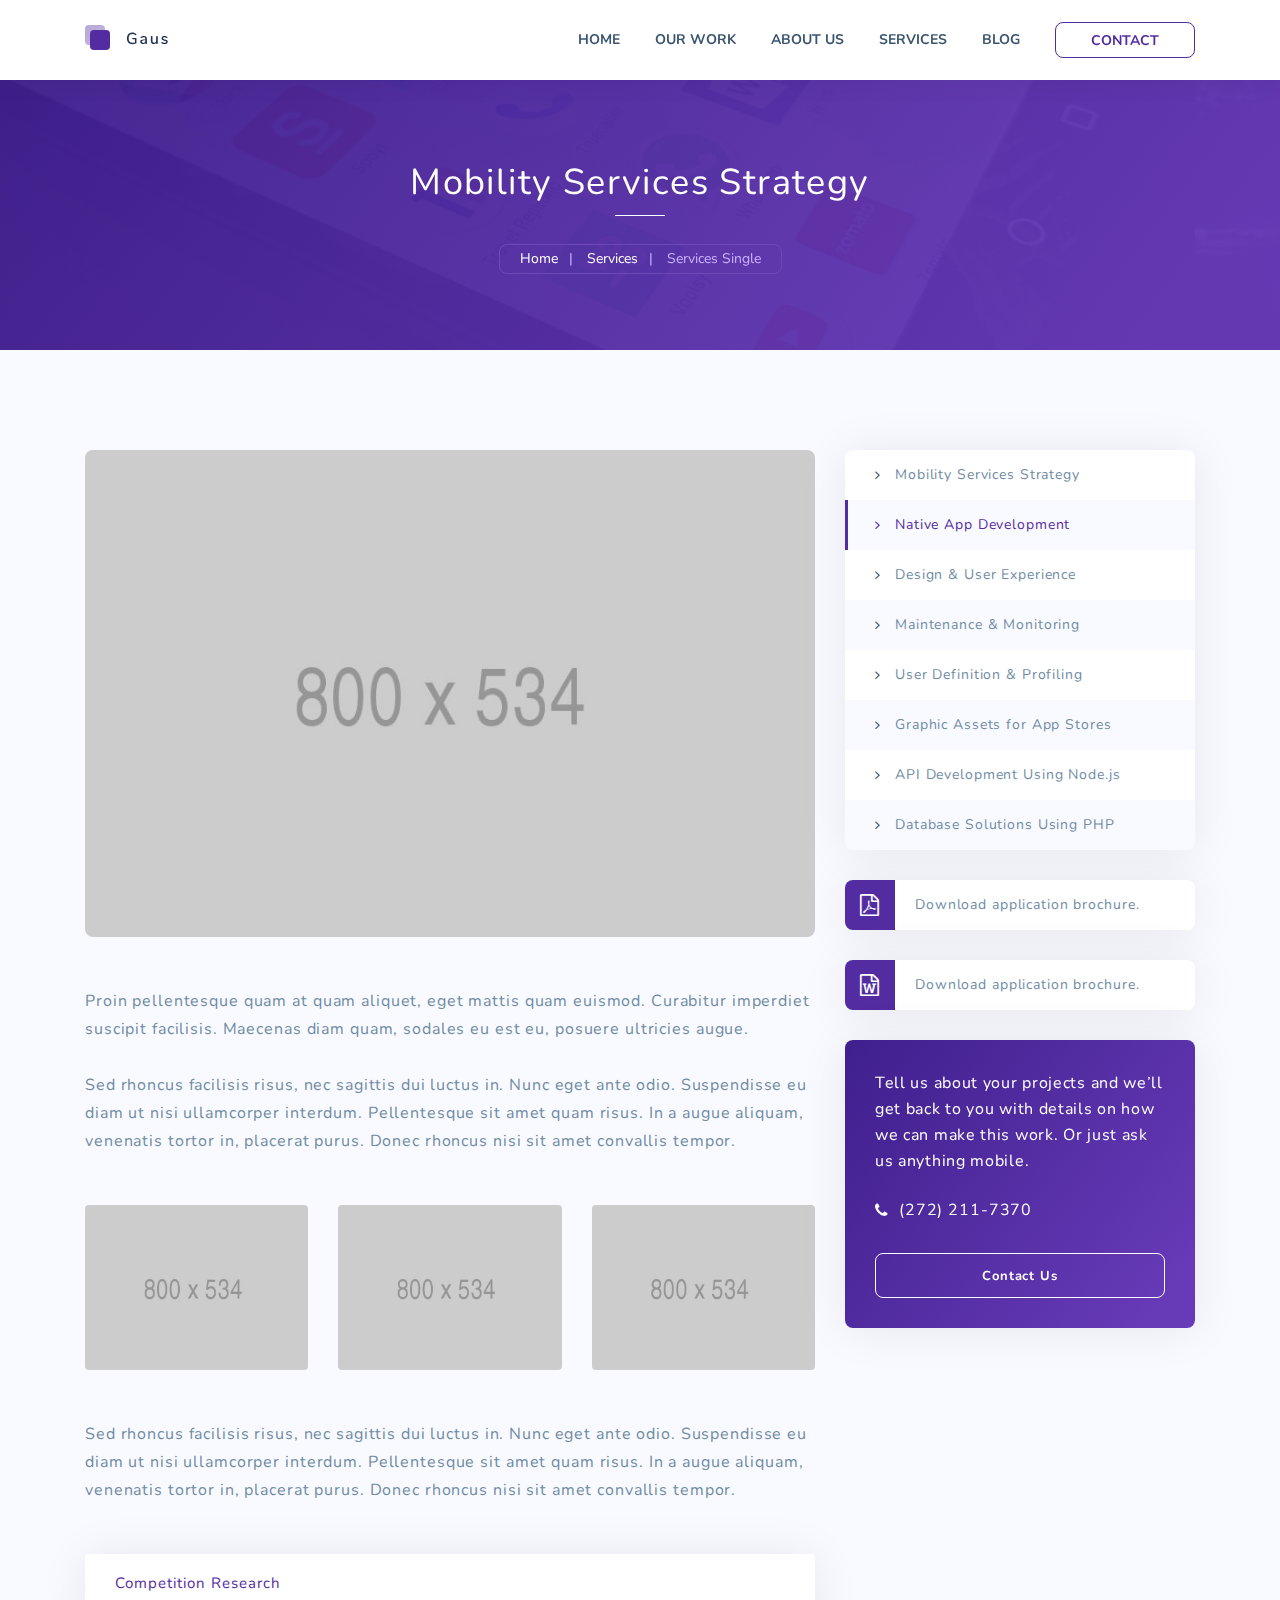
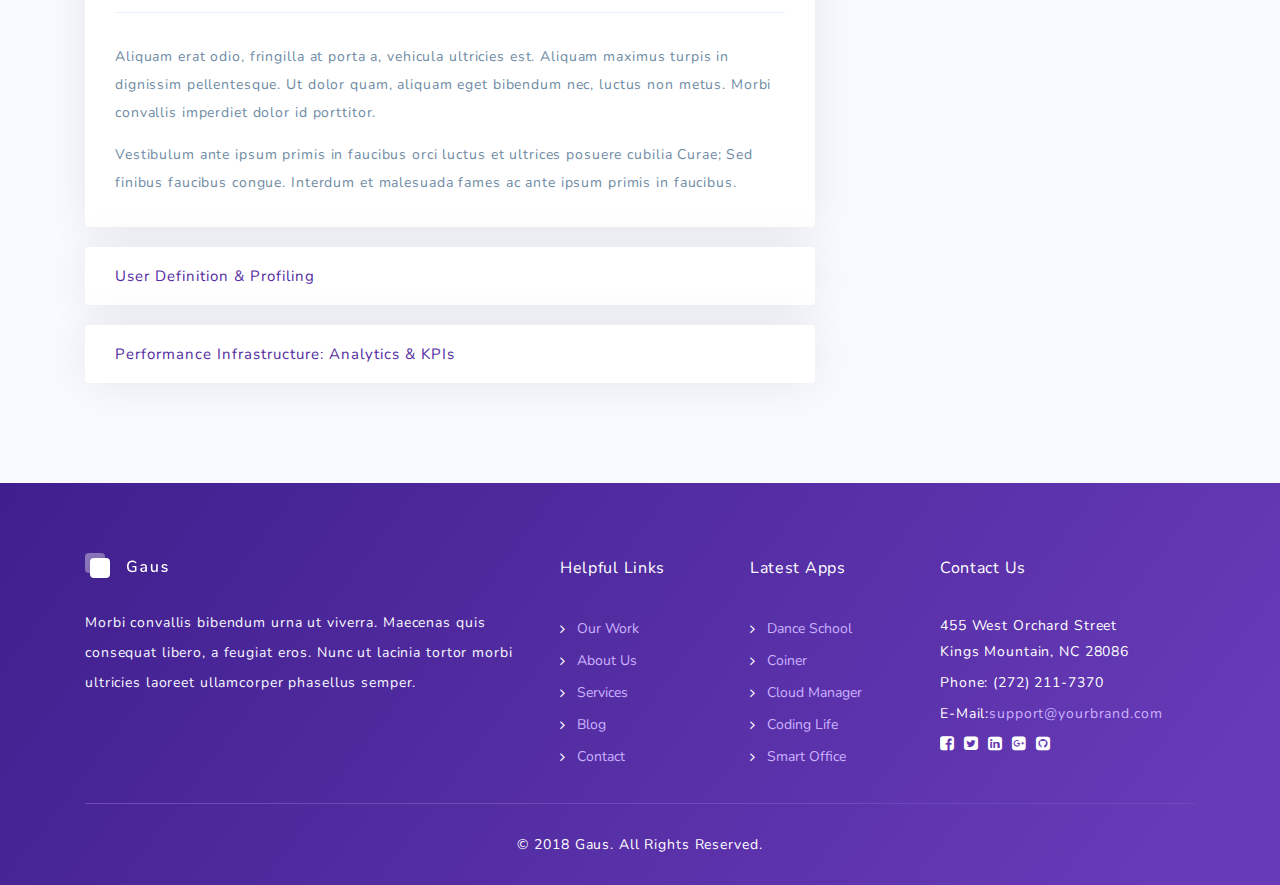
<file: blue-services-single.html>
<!DOCTYPE html>
<html lang="en">
<head>
	<meta charset="UTF-8">
	<meta http-equiv="X-UA-Compatible" content="IE=edge">
	<meta name="viewport" content="width=device-width, initial-scale=1">
	<title>Gaus - Mobile App Development Agency Template</title>
	<meta name="description" content="Gaus is a Mobile App Development Agency Template by tempload." />
	<meta name="keywords" content="Gaus, mobile app, agency, development, html, template, tempload" />
	<meta name="author" content="tempload"/>

	<!-- Favicon -->
	<link rel="icon" type="image/png" href="assets/images/favicon.png" />

	<!-- Bootstrap & Plugins CSS -->
	<link href="assets/css/bootstrap.min.css" rel="stylesheet" type="text/css">
	<link href="assets/css/font-awesome.min.css" rel="stylesheet" type="text/css">
	<link href="assets/css/magnific-popup.css" rel="stylesheet" type="text/css">

	<!-- Custom CSS -->
	<link href="assets/css/blue.css" rel="stylesheet" type="text/css">
</head>
<body>

	<!-- ***** Preloader Start ***** -->
	<div class="loader-wrapper">
		<div class="loader">
			<div class="diamond"></div>
			<div class="diamond"></div>
			<div class="diamond"></div>
		</div>
	</div>
	<!-- ***** Preloader End ***** -->

	<!-- ***** Header Area Start ***** -->
	<header class="header-area header-white">
		<div class="container">
			<div class="row">
				<div class="col-lg-12">
					<nav class="main-nav">
						<!-- ***** Logo Start ***** -->
						<a href="blue-index.html" class="logo">
							<img src="assets/images/blue-logo-white.svg" class="light-logo" alt="Gaus"/>
							<img src="assets/images/blue-logo-dark.svg" class="dark-logo" alt="Gaus"/>
						</a>
						<!-- ***** Logo End ***** -->

						<!-- ***** Menu Start ***** -->
						<ul class="nav">
							<li><a href="blue-index.html">HOME</a></li>
							<li><a href="blue-our-work.html">OUR WORK</a></li>
							<li><a href="blue-about-us.html">ABOUT US</a></li>
							<li><a href="blue-services.html">SERVICES</a></li>
							<li><a href="blue-blog.html">BLOG</a></li>
							<li><a href="blue-contact.html" class="btn-nav-line">CONTACT</a></li>
						</ul>
						<a class='menu-trigger'>
							<span>Menu</span>
						</a>
						<!-- ***** Menu End ***** -->						
					</nav>
				</div>
			</div>
		</div>
	</header>
	<!-- ***** Header Area End ***** -->


	<section class="page">
		<!-- ***** Page Top Start ***** -->
		<div class="cover" data-image="assets/images/photos/parallax.jpg">
			<div class="page-top">
				<div class="container">
					<div class="row">
						<div class="col-lg-12">
							<h1>Mobility Services Strategy</h1>
						</div>
						<div class="col-lg-12 text-center">
							<ol class="breadcrumb">
								<li><a href="blue-index.html">Home</a></li>
								<li><a href="blue-services.html">Services</a></li>
								<li class="active">Services Single</li>
							</ol>
						</div>
					</div>
				</div>
			</div>
		</div>
		<!-- ***** Page Top End ***** -->

		<!-- ***** Page Content Start ***** -->
		<div class="page-bottom pbottom-70">
			<div class="container">
				<div class="row">
					<!-- ***** Content Start ***** -->
					<div class="col-lg-8 col-md-12 col-sm-12">
						<img src="assets/images/photos/services/7.jpg" class="img-fluid rounded mbottom-50" alt="">

						<p>Proin pellentesque quam at quam aliquet, eget mattis quam euismod. Curabitur imperdiet suscipit facilisis. Maecenas diam quam, sodales eu est eu, posuere ultricies augue.</p>

						<p class="mbottom-50">Sed rhoncus facilisis risus, nec sagittis dui luctus in. Nunc eget ante odio. Suspendisse eu diam ut nisi ullamcorper interdum. Pellentesque sit amet quam risus. In a augue aliquam, venenatis tortor in, placerat purus. Donec rhoncus nisi sit amet convallis tempor.</p>

						<!-- ***** Gallery Start ***** -->
						<div class="row page-gallery-wrapper mbottom-20">
							<div class="col-lg-4 col-md-4 col-sm-12">
								<a href="assets/images/photos/services/8.jpg" class="page-gallery small" title="Mobility Services Strategy">
									<img src="assets/images/photos/services/8.jpg" alt="">
								</a>
							</div>
							<div class="col-lg-4 col-md-4 col-sm-12">
								<a href="assets/images/photos/services/9.jpg" class="page-gallery small" title="Mobility Services Strategy">
									<img src="assets/images/photos/services/9.jpg" alt="">
								</a>
							</div>
							<div class="col-lg-4 col-md-4 col-sm-12">
								<a href="assets/images/photos/services/10.jpg" class="page-gallery small" title="Mobility Services Strategy">
									<img src="assets/images/photos/services/10.jpg" alt="">
								</a>
							</div>
						</div>
						<!-- ***** Gallery End ***** -->

						<p class="mbottom-50">Sed rhoncus facilisis risus, nec sagittis dui luctus in. Nunc eget ante odio. Suspendisse eu diam ut nisi ullamcorper interdum. Pellentesque sit amet quam risus. In a augue aliquam, venenatis tortor in, placerat purus. Donec rhoncus nisi sit amet convallis tempor.</p>

						<div class="faq" id="accordion">
							<div class="card">
								<div class="card-header" id="faqHeading-1">
									<div class="mb-0">
										<h5 class="faq-title" data-toggle="collapse" data-target="#faqCollapse-1" data-aria-expanded="true" data-aria-controls="faqCollapse-1">
											Competition Research
										</h5>
									</div>
								</div>
								<div id="faqCollapse-1" class="collapse show" aria-labelledby="faqHeading-1" data-parent="#accordion">
									<div class="card-body">
										<div class="content">
											<p>Aliquam erat odio, fringilla at porta a, vehicula ultricies est. Aliquam maximus turpis in dignissim pellentesque. Ut dolor quam, aliquam eget bibendum nec, luctus non metus. Morbi convallis imperdiet dolor id porttitor.</p>
											<p>Vestibulum ante ipsum primis in faucibus orci luctus et ultrices posuere cubilia Curae; Sed finibus faucibus congue. Interdum et malesuada fames ac ante ipsum primis in faucibus.</p>
										</div>
									</div>
								</div>
							</div>
							<div class="card">
								<div class="card-header" id="faqHeading-2">
									<div class="mb-0">
										<h5 class="faq-title" data-toggle="collapse" data-target="#faqCollapse-2" data-aria-expanded="false" data-aria-controls="faqCollapse-2">
											User Definition & Profiling
										</h5>
									</div>
								</div>
								<div id="faqCollapse-2" class="collapse" aria-labelledby="faqHeading-2" data-parent="#accordion">
									<div class="card-body">
										<div class="content">
											<p>Aliquam erat odio, fringilla at porta a, vehicula ultricies est. Aliquam maximus turpis in dignissim pellentesque. Ut dolor quam, aliquam eget bibendum nec, luctus non metus. Morbi convallis imperdiet dolor id porttitor.</p>
											<p>Vestibulum ante ipsum primis in faucibus orci luctus et ultrices posuere cubilia Curae; Sed finibus faucibus congue. Interdum et malesuada fames ac ante ipsum primis in faucibus.</p>
										</div>
									</div>
								</div>
							</div>
							<div class="card">
								<div class="card-header" id="faqHeading-3">
									<div class="mb-0">
										<h5 class="faq-title" data-toggle="collapse" data-target="#faqCollapse-3" data-aria-expanded="false" data-aria-controls="faqCollapse-3">
											Performance Infrastructure: Analytics & KPIs
										</h5>
									</div>
								</div>
								<div id="faqCollapse-3" class="collapse" aria-labelledby="faqHeading-3" data-parent="#accordion">
									<div class="card-body">
										<div class="content">
											<p>Aliquam erat odio, fringilla at porta a, vehicula ultricies est. Aliquam maximus turpis in dignissim pellentesque. Ut dolor quam, aliquam eget bibendum nec, luctus non metus. Morbi convallis imperdiet dolor id porttitor.</p>
											<p>Vestibulum ante ipsum primis in faucibus orci luctus et ultrices posuere cubilia Curae; Sed finibus faucibus congue. Interdum et malesuada fames ac ante ipsum primis in faucibus.</p>
										</div>
									</div>
								</div>
							</div>
						</div>
					</div>
					<!-- ***** Content End ***** -->

					<!-- ***** Aside Start ***** -->
					<div class="col-lg-4 col-md-12 col-sm-12">
						<aside class="default-aside">
							<div class="sidebar">
								<ul>
									<li><a href="#">Mobility Services Strategy</a></li>
									<li class="active"><a href="#">Native App Development</a></li>
									<li><a href="#">Design & User Experience</a></li>
									<li><a href="#">Maintenance & Monitoring</a></li>
									<li><a href="#">User Definition & Profiling</a></li>
									<li><a href="#">Graphic Assets for App Stores</a></li>
									<li><a href="#">API Development Using Node.js</a></li>
									<li><a href="#">Database Solutions Using PHP</a></li>
								</ul>

								<a href="#" class="download">
									<div class="icon">
										<i class="fa fa-file-pdf-o"></i>
									</div>
									<div class="text">Download application brochure.</div>
								</a>

								<a href="#" class="download">
									<div class="icon">
										<i class="fa fa-file-word-o"></i>
									</div>
									<div class="text">Download application brochure.</div>
								</a>

								<div class="home-services-item box active">
									<h5 class="services-title">Tell us about your projects and we’ll get back to you with details on how we can make this work. Or just ask us anything mobile.</h5>
									<div class="phone">
										<i class="fa fa-phone"></i>
										<span>(272) 211-7370</span>
									</div>
									<a class="btn-white-line" href="#">Contact Us</a>
								</div>
							</div>
						</aside>
					</div>
					<!-- ***** Aside End ***** -->
				</div>
			</div>
		</div>
		<!-- ***** Page Content End ***** -->
	</section>


	<!-- ***** Footer Start ***** -->
	<footer>
		<div class="container">
			<div class="row">
				<div class="col-lg-5 col-md-12 col-sm-12">
					<img src="assets/images/blue-logo-white.svg" class="logo" alt="">
					<div class="text">Morbi convallis bibendum urna ut viverra. Maecenas quis consequat libero, a feugiat eros. Nunc ut lacinia tortor morbi ultricies laoreet ullamcorper phasellus semper.</div>
				</div>
				<div class="col-lg-2 col-md-4 col-sm-6 col-6">
					<h5>Helpful Links</h5>
					<ul class="footer-nav">
						<li><a href="#"><i class="fa fa-angle-right"></i><span>Our Work</span></a></li>
						<li><a href="#"><i class="fa fa-angle-right"></i><span>About Us</span></a></li>
						<li><a href="#"><i class="fa fa-angle-right"></i><span>Services</span></a></li>
						<li><a href="#"><i class="fa fa-angle-right"></i><span>Blog</span></a></li>
						<li><a href="#"><i class="fa fa-angle-right"></i><span>Contact</span></a></li>
					</ul>
				</div>
				<div class="col-lg-2 col-md-4 col-sm-6 col-6">
					<h5>Latest Apps</h5>
					<ul class="footer-nav">
						<li><a href="#"><i class="fa fa-angle-right"></i><span>Dance School</span></a></li>
						<li><a href="#"><i class="fa fa-angle-right"></i><span>Coiner</span></a></li>
						<li><a href="#"><i class="fa fa-angle-right"></i><span>Cloud Manager</span></a></li>
						<li><a href="#"><i class="fa fa-angle-right"></i><span>Coding Life</span></a></li>
						<li><a href="#"><i class="fa fa-angle-right"></i><span>Smart Office</span></a></li>
					</ul>
				</div>
				<div class="col-lg-3 col-md-4 col-sm-12">
					<h5>Contact Us</h5>
					<div class="address">
						<p>455 West Orchard Street<br>Kings Mountain, NC 28086</p>
						<p>Phone: (272) 211-7370</p>
						<p><span>E-Mail:</span><a href="#">support@yourbrand.com</a></p>
						<ul class="social">
							<li><a href="#"><i class="fa fa-facebook-square"></i></a></li>
							<li><a href="#"><i class="fa fa-twitter-square"></i></a></li>
							<li><a href="#"><i class="fa fa-linkedin-square"></i></a></li>
							<li><a href="#"><i class="fa fa-google-plus-square"></i></a></li>
							<li><a href="#"><i class="fa fa-github-square"></i></a></li>
						</ul>
					</div>
				</div>
			</div>
			<div class="row">
				<div class="col-lg-12">
					<p class="copyright">© 2018 Gaus. All Rights Reserved.</p>
				</div>
			</div>
		</div>
	</footer>
	<!-- ***** Footer Start ***** -->



	<!-- jQuery -->
	<script src="assets/js/jquery-2.1.0.min.js"></script>

	<!-- Bootstrap -->
	<script src="assets/js/popper.js"></script>
	<script src="assets/js/bootstrap.min.js"></script>

	<!-- Plugins -->
	<script src="assets/js/scrollreveal.min.js"></script>
	<script src="assets/js/parallax.min.js"></script>
	<script src="assets/js/jquery.magnific-popup.min.js"></script>
	<script src="assets/js/imgfix.min.js"></script>	

	<!-- Global Init -->
	<script src="assets/js/custom.js"></script>
</body>
</html>
</file>
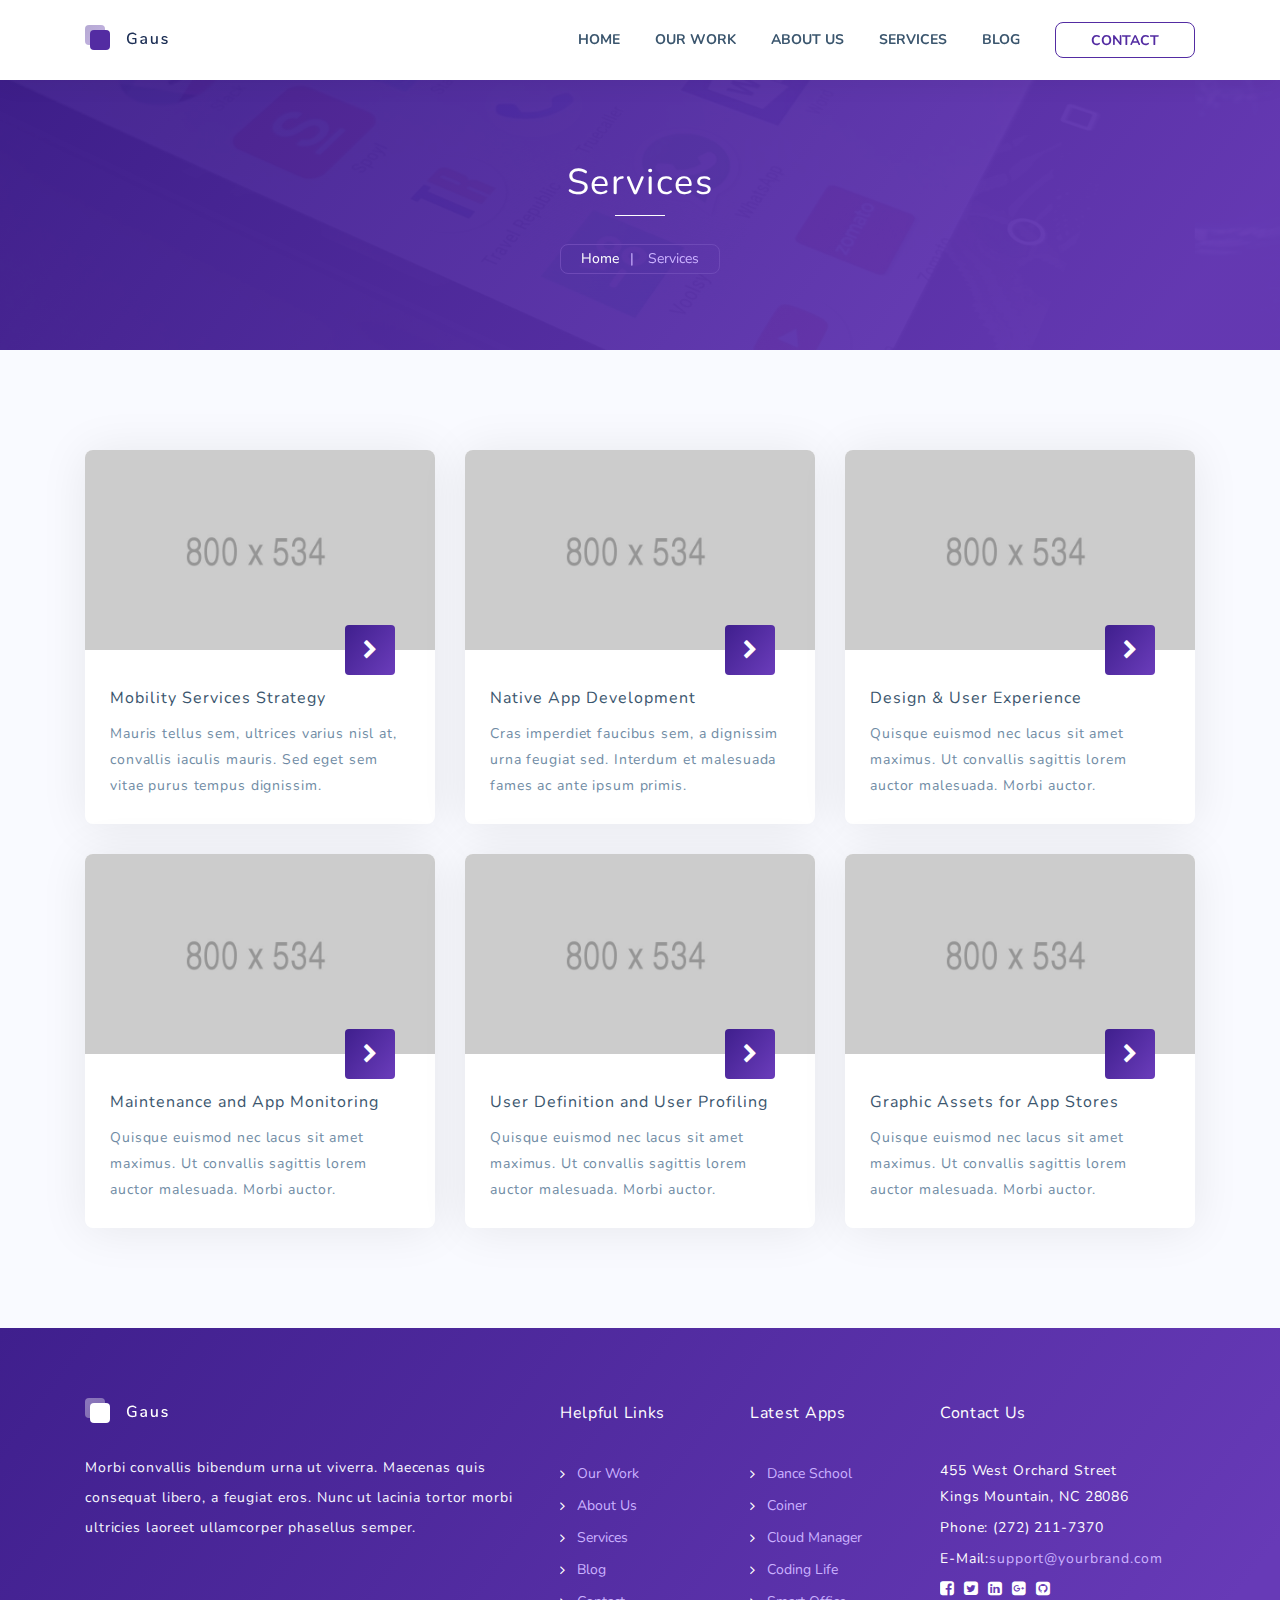
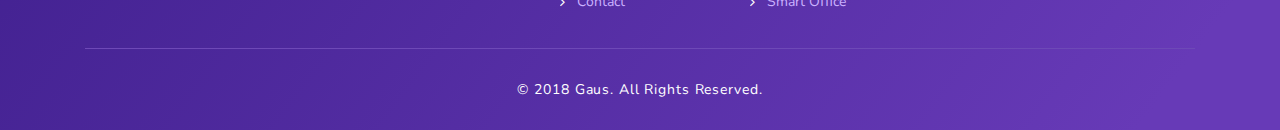
<file: blue-services.html>
<!DOCTYPE html>
<html lang="en">
<head>
	<meta charset="UTF-8">
	<meta http-equiv="X-UA-Compatible" content="IE=edge">
	<meta name="viewport" content="width=device-width, initial-scale=1">
	<title>Gaus - Mobile App Development Agency Template</title>
	<meta name="description" content="Gaus is a Mobile App Development Agency Template by tempload." />
	<meta name="keywords" content="Gaus, mobile app, agency, development, html, template, tempload" />
	<meta name="author" content="tempload"/>

	<!-- Favicon -->
	<link rel="icon" type="image/png" href="assets/images/favicon.png" />

	<!-- Bootstrap & Plugins CSS -->
	<link href="assets/css/bootstrap.min.css" rel="stylesheet" type="text/css">
	<link href="assets/css/font-awesome.min.css" rel="stylesheet" type="text/css">

	<!-- Custom CSS -->
	<link href="assets/css/blue.css" rel="stylesheet" type="text/css">
</head>
<body>

	<!-- ***** Preloader Start ***** -->
	<div class="loader-wrapper">
		<div class="loader">
			<div class="diamond"></div>
			<div class="diamond"></div>
			<div class="diamond"></div>
		</div>
	</div>
	<!-- ***** Preloader End ***** -->

	<!-- ***** Header Area Start ***** -->
	<header class="header-area header-white">
		<div class="container">
			<div class="row">
				<div class="col-lg-12">
					<nav class="main-nav">
						<!-- ***** Logo Start ***** -->
						<a href="blue-index.html" class="logo">
							<img src="assets/images/blue-logo-white.svg" class="light-logo" alt="Gaus"/>
							<img src="assets/images/blue-logo-dark.svg" class="dark-logo" alt="Gaus"/>
						</a>
						<!-- ***** Logo End ***** -->

						<!-- ***** Menu Start ***** -->
						<ul class="nav">
							<li><a href="blue-index.html">HOME</a></li>
							<li><a href="blue-our-work.html">OUR WORK</a></li>
							<li><a href="blue-about-us.html">ABOUT US</a></li>
							<li><a href="blue-services.html">SERVICES</a></li>
							<li><a href="blue-blog.html">BLOG</a></li>
							<li><a href="blue-contact.html" class="btn-nav-line">CONTACT</a></li>
						</ul>
						<a class='menu-trigger'>
							<span>Menu</span>
						</a>
						<!-- ***** Menu End ***** -->						
					</nav>
				</div>
			</div>
		</div>
	</header>
	<!-- ***** Header Area End ***** -->


	<section class="page">
		<!-- ***** Page Top Start ***** -->
		<div class="cover" data-image="assets/images/photos/parallax.jpg">
			<div class="page-top">
				<div class="container">
					<div class="row">
						<div class="col-lg-12">
							<h1>Services</h1>
						</div>
						<div class="col-lg-12 text-center">
							<ol class="breadcrumb">
								<li><a href="blue-index.html">Home</a></li>
								<li class="active">Services</li>
							</ol>
						</div>
					</div>
				</div>
			</div>
		</div>
		<!-- ***** Page Top End ***** -->

		<!-- ***** Page Content Start ***** -->
		<div class="page-bottom pbottom-70">
			<div class="container">
				<div class="row">
					<div class="col-lg-4 col-md-6 col-sm-12">
						<a href="blue-services-single.html" class="services-post">
							<div class="img">
								<img src="assets/images/photos/services/1.jpg" alt="">
							</div>
							<div class="post-content">
								<div class="icon">
									<i class="fa fa-chevron-right"></i>
								</div>
								<h3>Mobility Services Strategy</h3>
								<div class="text">
									Mauris tellus sem, ultrices varius nisl at, convallis iaculis mauris. Sed eget sem vitae purus tempus dignissim.
								</div>
							</div>
						</a>
					</div>
					<div class="col-lg-4 col-md-6 col-sm-12">
						<a href="blue-services-single.html" class="services-post">
							<div class="img">
								<img src="assets/images/photos/services/2.jpg" alt="">
							</div>
							<div class="post-content">
								<div class="icon">
									<i class="fa fa-chevron-right"></i>
								</div>
								<h3>Native App Development</h3>
								<div class="text">
									Cras imperdiet faucibus sem, a dignissim urna feugiat sed. Interdum et malesuada fames ac ante ipsum primis.
								</div>
							</div>
						</a>
					</div>
					<div class="col-lg-4 col-md-6 col-sm-12">
						<a href="blue-services-single.html" class="services-post">
							<div class="img">
								<img src="assets/images/photos/services/3.jpg" alt="">
							</div>
							<div class="post-content">
								<div class="icon">
									<i class="fa fa-chevron-right"></i>
								</div>
								<h3>Design & User Experience</h3>
								<div class="text">
									Quisque euismod nec lacus sit amet maximus. Ut convallis sagittis lorem auctor malesuada. Morbi auctor.
								</div>
							</div>
						</a>
					</div>
					<div class="col-lg-4 col-md-6 col-sm-12">
						<a href="blue-services-single.html" class="services-post">
							<div class="img">
								<img src="assets/images/photos/services/4.jpg" alt="">
							</div>
							<div class="post-content">
								<div class="icon">
									<i class="fa fa-chevron-right"></i>
								</div>
								<h3>Maintenance and App Monitoring</h3>
								<div class="text">
									Quisque euismod nec lacus sit amet maximus. Ut convallis sagittis lorem auctor malesuada. Morbi auctor.
								</div>
							</div>
						</a>
					</div>
					<div class="col-lg-4 col-md-6 col-sm-12">
						<a href="blue-services-single.html" class="services-post">
							<div class="img">
								<img src="assets/images/photos/services/5.jpg" alt="">
							</div>
							<div class="post-content">
								<div class="icon">
									<i class="fa fa-chevron-right"></i>
								</div>
								<h3>User Definition and User Profiling</h3>
								<div class="text">
									Quisque euismod nec lacus sit amet maximus. Ut convallis sagittis lorem auctor malesuada. Morbi auctor.
								</div>
							</div>
						</a>
					</div>
					<div class="col-lg-4 col-md-6 col-sm-12">
						<a href="blue-services-single.html" class="services-post">
							<div class="img">
								<img src="assets/images/photos/services/6.jpg" alt="">
							</div>
							<div class="post-content">
								<div class="icon">
									<i class="fa fa-chevron-right"></i>
								</div>
								<h3>Graphic Assets for App Stores</h3>
								<div class="text">
									Quisque euismod nec lacus sit amet maximus. Ut convallis sagittis lorem auctor malesuada. Morbi auctor.
								</div>
							</div>
						</a>
					</div>
				</div>
			</div>
		</div>
		<!-- ***** Page Content End ***** -->
	</section>


	<!-- ***** Footer Start ***** -->
	<footer>
		<div class="container">
			<div class="row">
				<div class="col-lg-5 col-md-12 col-sm-12">
					<img src="assets/images/blue-logo-white.svg" class="logo" alt="">
					<div class="text">Morbi convallis bibendum urna ut viverra. Maecenas quis consequat libero, a feugiat eros. Nunc ut lacinia tortor morbi ultricies laoreet ullamcorper phasellus semper.</div>
				</div>
				<div class="col-lg-2 col-md-4 col-sm-6 col-6">
					<h5>Helpful Links</h5>
					<ul class="footer-nav">
						<li><a href="#"><i class="fa fa-angle-right"></i><span>Our Work</span></a></li>
						<li><a href="#"><i class="fa fa-angle-right"></i><span>About Us</span></a></li>
						<li><a href="#"><i class="fa fa-angle-right"></i><span>Services</span></a></li>
						<li><a href="#"><i class="fa fa-angle-right"></i><span>Blog</span></a></li>
						<li><a href="#"><i class="fa fa-angle-right"></i><span>Contact</span></a></li>
					</ul>
				</div>
				<div class="col-lg-2 col-md-4 col-sm-6 col-6">
					<h5>Latest Apps</h5>
					<ul class="footer-nav">
						<li><a href="#"><i class="fa fa-angle-right"></i><span>Dance School</span></a></li>
						<li><a href="#"><i class="fa fa-angle-right"></i><span>Coiner</span></a></li>
						<li><a href="#"><i class="fa fa-angle-right"></i><span>Cloud Manager</span></a></li>
						<li><a href="#"><i class="fa fa-angle-right"></i><span>Coding Life</span></a></li>
						<li><a href="#"><i class="fa fa-angle-right"></i><span>Smart Office</span></a></li>
					</ul>
				</div>
				<div class="col-lg-3 col-md-4 col-sm-12">
					<h5>Contact Us</h5>
					<div class="address">
						<p>455 West Orchard Street<br>Kings Mountain, NC 28086</p>
						<p>Phone: (272) 211-7370</p>
						<p><span>E-Mail:</span><a href="#">support@yourbrand.com</a></p>
						<ul class="social">
							<li><a href="#"><i class="fa fa-facebook-square"></i></a></li>
							<li><a href="#"><i class="fa fa-twitter-square"></i></a></li>
							<li><a href="#"><i class="fa fa-linkedin-square"></i></a></li>
							<li><a href="#"><i class="fa fa-google-plus-square"></i></a></li>
							<li><a href="#"><i class="fa fa-github-square"></i></a></li>
						</ul>
					</div>
				</div>
			</div>
			<div class="row">
				<div class="col-lg-12">
					<p class="copyright">© 2018 Gaus. All Rights Reserved.</p>
				</div>
			</div>
		</div>
	</footer>
	<!-- ***** Footer Start ***** -->



	<!-- jQuery -->
	<script src="assets/js/jquery-2.1.0.min.js"></script>

	<!-- Bootstrap -->
	<script src="assets/js/popper.js"></script>
	<script src="assets/js/bootstrap.min.js"></script>

	<!-- Plugins -->
	<script src="assets/js/scrollreveal.min.js"></script>
	<script src="assets/js/parallax.min.js"></script>
	<script src="assets/js/imgfix.min.js"></script>	

	<!-- Global Init -->
	<script src="assets/js/custom.js"></script>
</body>
</html>
</file>
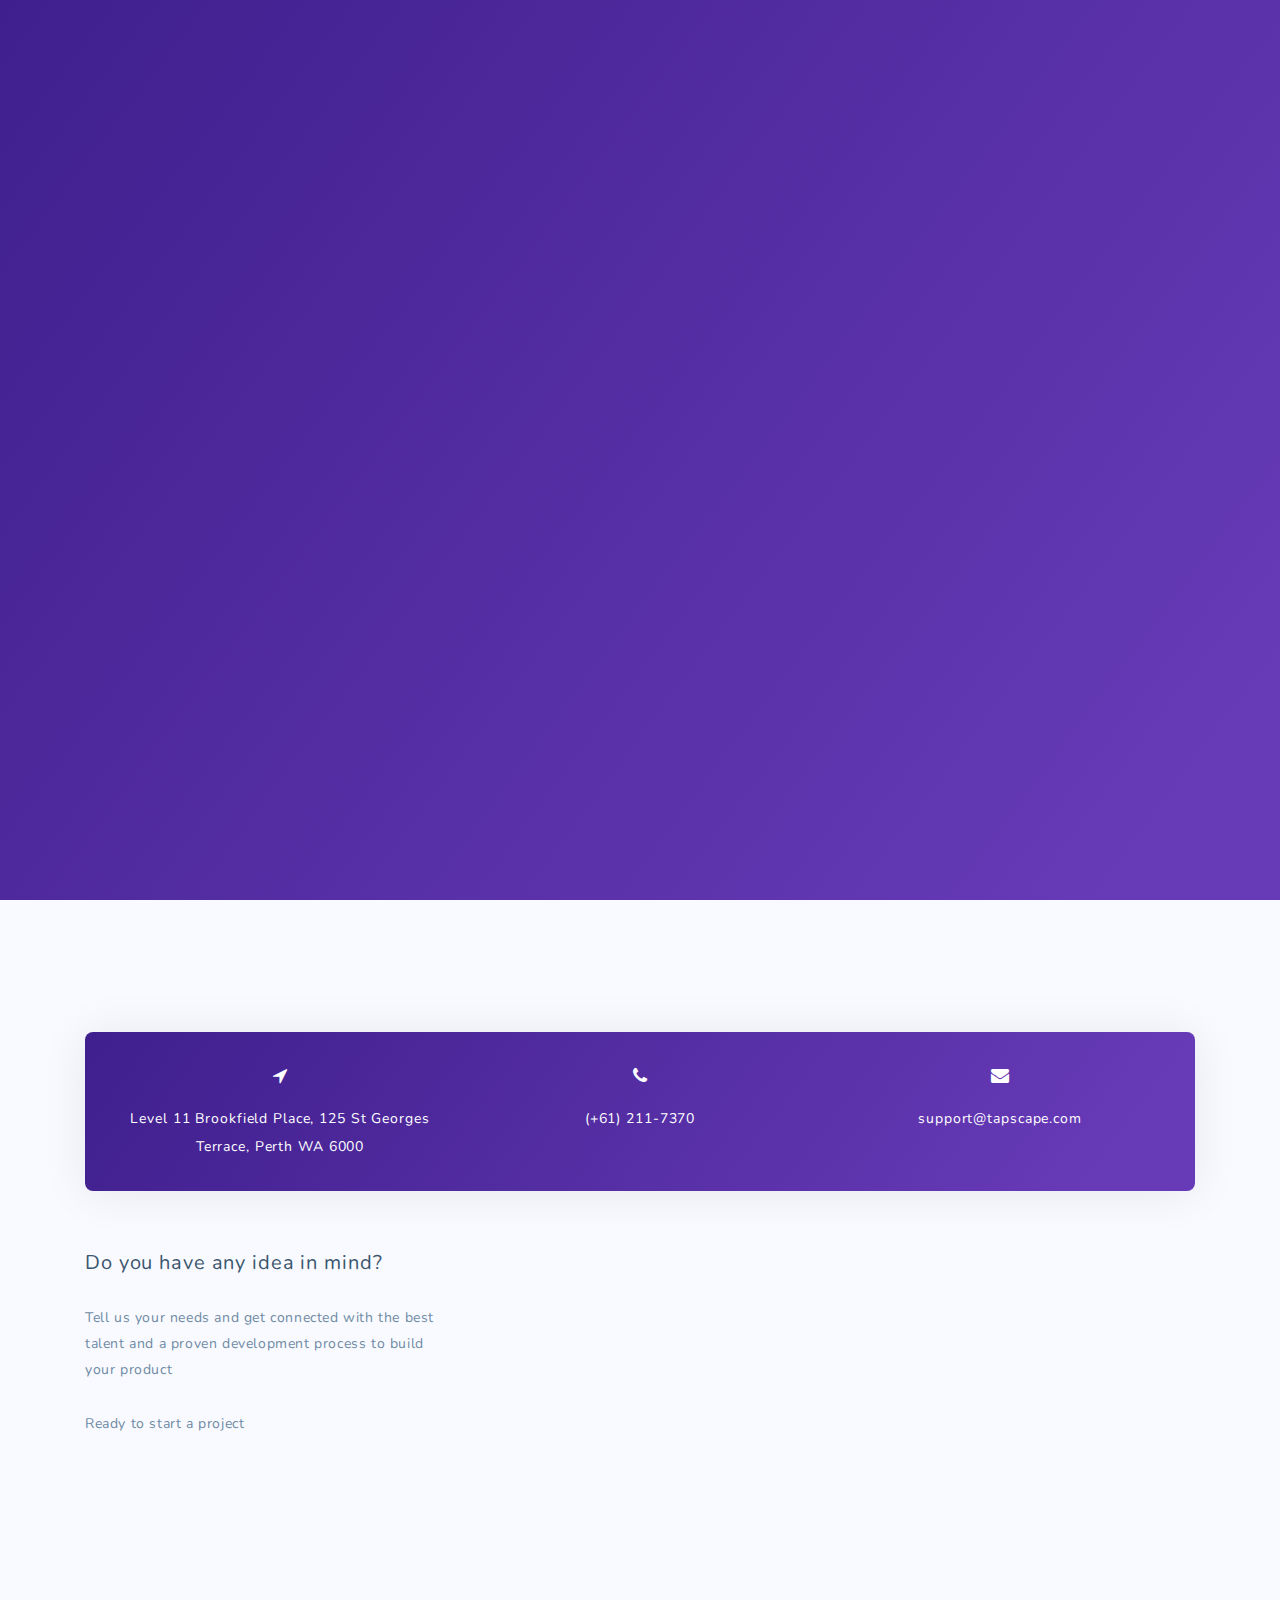
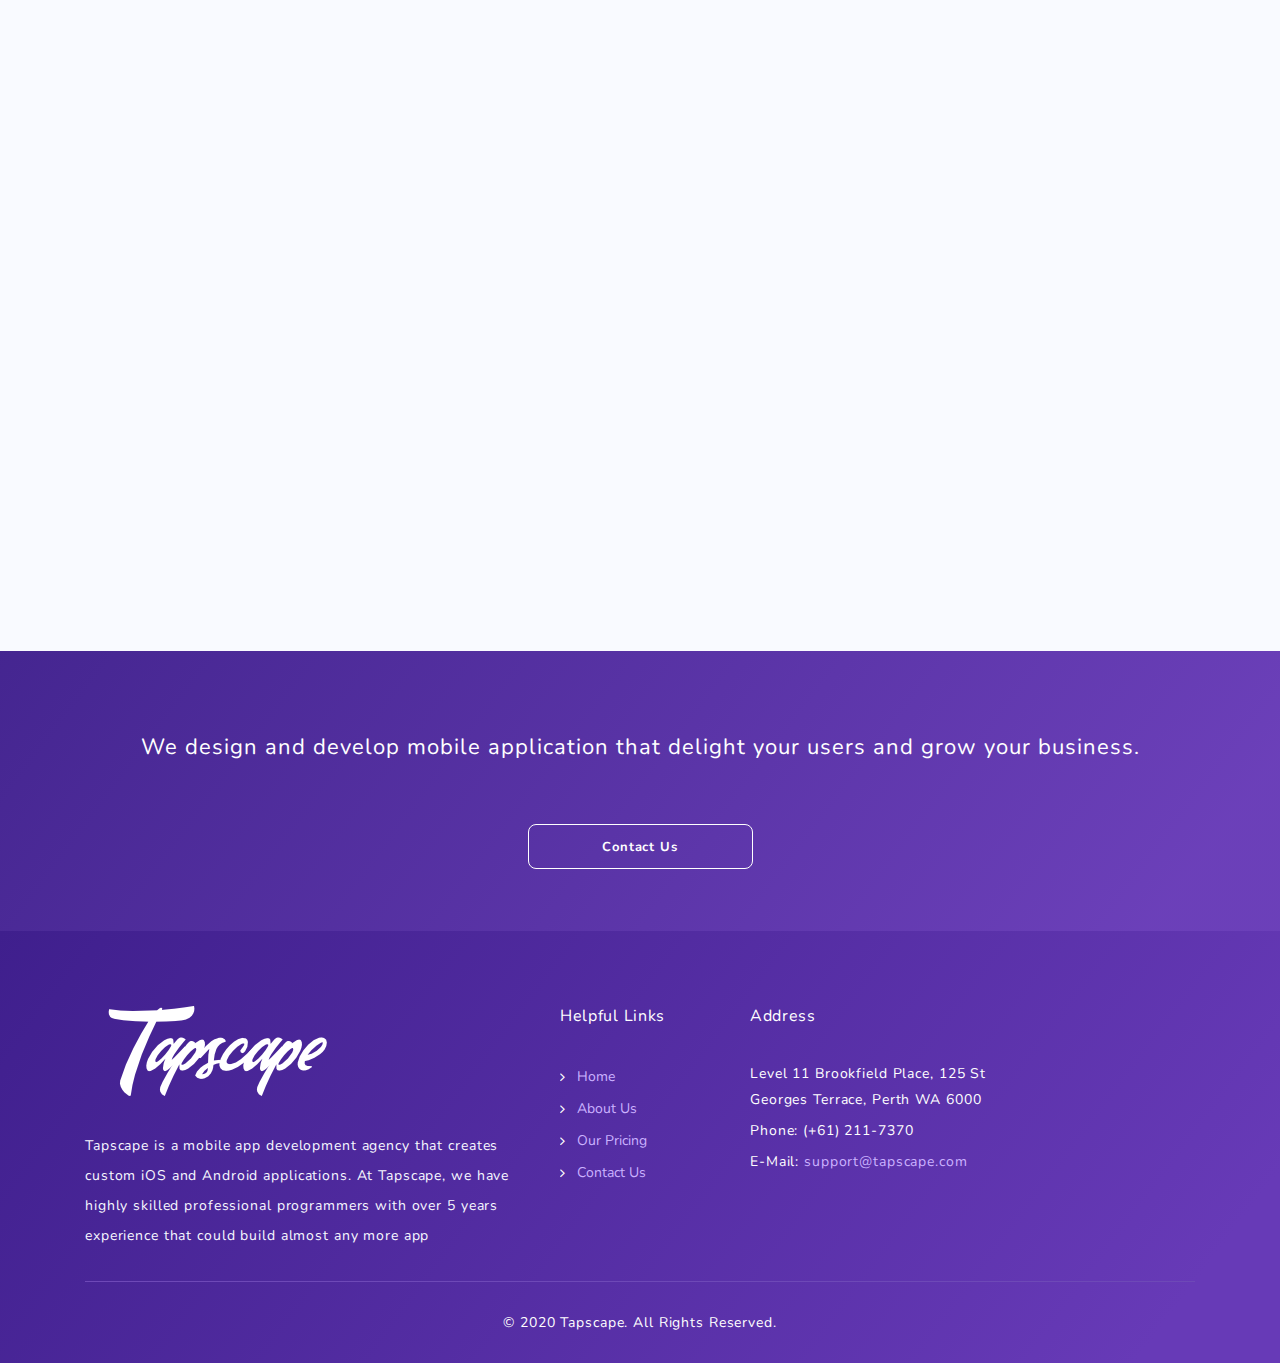
<file: contact.html>
<!DOCTYPE html>
<html lang="en">
<head>
	<meta charset="UTF-8">
	<meta http-equiv="X-UA-Compatible" content="IE=edge">
	<meta name="viewport" content="width=device-width, initial-scale=1">

	<title>Contact - Tapscape</title>
<meta name="description" content="Contact Tapscape. Let's Build Something Amazing Together. Mobile app development.">
<meta property="og:title" content="Contact - Tapscape" />
<meta property="og:description" content="Contact Tapscape. Let's Build Something Amazing Together. Mobile app development." />
<meta property="og:url" content="http://tapscape.com/contact.html" />
<meta property="og:image" content="http://tapscape.com/assets/images/photos/blog/3.jpg" />
<meta property="og:type" content="website" />
<meta name="twitter:card" content="summary_large_image" />
<meta name="twitter:site" content="@Tapscape" />
<meta name="twitter:creator" content="@Tapscape" />
<meta name="robots" content="index, follow" />

	<!-- Favicon -->
	<link rel="icon" type="image/png" href="assets/images/favicon.png" />

	<!-- Bootstrap & Plugins CSS -->
	<link href="assets/css/bootstrap.min.css" rel="stylesheet" type="text/css">
	<link href="assets/css/font-awesome.min.css" rel="stylesheet" type="text/css">

	<!-- Custom CSS -->
	<link href="assets/css/blue.css" rel="stylesheet" type="text/css">
</head>
<body>

	<!-- ***** Preloader Start ***** -->
	<div class="loader-wrapper">
		<div class="loader">
			<div class="diamond"></div>
			<div class="diamond"></div>
			<div class="diamond"></div>
		</div>
	</div>
	<!-- ***** Preloader End ***** -->

	<!-- ***** Header Area Start ***** -->
	<header class="header-area">
		<div class="container">
			<div class="row">
				<div class="col-lg-12">
					<nav class="main-nav">
						<!-- ***** Logo Start ***** -->
						<a href="index.html" class="logo">
							<img src="assets/images/tapscape-logo-white.png" class="light-logo" alt="Tapscape" style="height: 45px;" />
							<img src="assets/images/tapscape-logo-dark.png" class="dark-logo" alt="Tapscape" style="height: 45px;"/>
						</a>
						<!-- ***** Logo End ***** -->

						<!-- ***** Menu Start ***** -->
						<ul class="nav">
							<li><a href="index.html">HOME</a></li>
							<li><a href="our-pricing.html">OUR PRICING</a></li>
							<li><a href="about-us.html">ABOUT US</a></li>
							<li><a href="contact.html" class="btn-nav-line">CONTACT</a></li>
						</ul>
						<a class='menu-trigger'>
							<span>Menu</span>
						</a>
						<!-- ***** Menu End ***** -->						
					</nav>
				</div>
			</div>
		</div>
	</header>
	<!-- ***** Header Area End ***** -->

<section class="welcome-area">
		<!-- ***** Wellcome Area Background Start ***** -->
		<div class="welcome-bg" data-bg="assets/images/photos/welcome.jpg"></div>
		<!-- ***** Wellcome Area Background End ***** -->

		<!-- ***** Wellcome Area Content Start ***** -->
		<div class="welcome-content">
			<div class="container">
				<div class="row">
					<div class="col-lg-12 col-md-12 col-sm-12">
						<h1>Let's Build Something Amazing Together</h1>
						<p>
								<a class="text-white" href="index.html">Home</a>
								<a class="text-white mx-2" href="#"><i class="fa fa-angle-right"></i></a>
								<a class="text-white" href="#">Contact Us</a>
						</p>
					</div>
				</div>
			</div>
		</div>
		<!-- ***** Wellcome Area Content End ***** -->
	</section>

	<section class="page">


		<!-- ***** Page Content Start ***** -->
		<div class="page-bottom">
			<div class="map-wrapper">
				<!-- ***** Google Maps Start ***** -->
				<div class="map-canvas"
					data-zoom="16"
					data-lat="-31.9544116"
					data-lng="115.8512758"
					data-type="roadmap"
					data-hue="#ffc400"
					data-title="Tapscape"
					data-icon-path="assets/images/marker-blue.png"
					data-content="Level 11 Brookfield Place, 125 St Georges Terrace, Perth WA 6000">
				</div>
				<!-- ***** Google Maps End ***** -->

				<!-- ***** Contact Informations Start ***** -->
				<div class="container">
					<div class="row">
						<div class="col-lg-12">
							<div class="contact-info">
								<div class="row">
									<div class="col-lg-4 col-md-4 col-sm-12">
										<div class="item">
											<i class="fa fa-location-arrow"></i>
											<div class="txt">
												<span>Level 11 Brookfield Place, 125 St Georges Terrace, Perth WA 6000</span>
											</div>
										</div>
									</div>
									<div class="col-lg-4 col-md-4 col-sm-12">
										<div class="item">
											<i class="fa fa-phone"></i>
											<div class="txt">
												<span>(+61) 211-7370</span>
											</div>
										</div>
									</div>
									<div class="col-lg-4 col-md-4 col-sm-12">
										<div class="item">
											<i class="fa fa-envelope"></i>
											<div class="txt">
												<span>
													<a href="mailto:support@tapscape.com">support@tapscape.com</a><br>
												</span>
											</div>
										</div>
									</div>
								</div>
							</div>
						</div>
					</div>
				</div>
				<!-- ***** Contact Informations End ***** -->
			</div>

			<div class="container">
				<div class="row">
					<!-- ***** Contact Text Start ***** -->
					<div class="col-lg-4 col-md-6 col-sm-12">
						<h5 class="mbottom-30">Do you have any idea in mind? </h5>
						<div class="contact-text">
							<p>Tell us your needs and get connected with the best talent and a proven development process to build your product </p>
							<p>Ready to start a project</p>
						</div>
					</div>
					<!-- ***** Contact Text End ***** -->

					<!-- ***** Contact Form Start ***** -->
					<div class="col-lg-8 col-md-6 col-sm-12">
						<div class="contact-form">
							<div class="row">
								<iframe src="https://docs.google.com/forms/d/e/1FAIpQLSeecNn2hZCrliXfyL5w6bYtdsGqPchwxvmL8T4419iDbB1pZA/viewform?embedded=true" width="640" height="900" frameborder="0" marginheight="0" marginwidth="0">Loading…</iframe>
							</div>
						</div>
					</div>
					<!-- ***** Contact Form End ***** -->
				</div>
			</div>
		</div>
		<!-- ***** Page Content End ***** -->
	</section>

	<section class="parallax">
		<div class="parallax-content">
			<div class="container">
				<div class="row">
					<div class="col-lg-12">
						<div class="info">
							<p>We design and develop mobile application that delight your users and grow your business.</p>
							<a class="btn-white-line" href="contact.html">Contact Us</a>
						</div>
					</div>
				</div>
			</div>
		</div>
	</section>

	<!-- ***** Footer Start ***** -->
	<footer>
		<div class="container">
			<div class="row">
				<div class="col-lg-5 col-md-12 col-sm-12">
					<img src="assets/images/tapscape-logo-white.png" class="logo" alt="">
					<div class="text">Tapscape is a mobile app development agency that creates custom iOS and Android applications. At Tapscape, we have highly skilled professional programmers with over 5 years experience that could build almost any more app</div>
				</div>
				<div class="col-lg-2 col-md-4 col-sm-6 col-6">
					<h5>Helpful Links</h5>
					<ul class="footer-nav">
						<li><a href="index.html"><i class="fa fa-angle-right"></i><span>Home</span></a></li>
						<li><a href="about-us.html"><i class="fa fa-angle-right"></i><span>About Us</span></a></li>
						<li><a href="our-pricing.html"><i class="fa fa-angle-right"></i><span>Our Pricing</span></a></li>
						<li><a href="contact.html"><i class="fa fa-angle-right"></i><span>Contact Us</span></a></li>
					</ul>
				</div>
				<div class="col-lg-3 col-md-4 col-sm-12">
					<h5>Address</h5>
					<div class="address">
						<p>Level 11 Brookfield Place, 125 St Georges Terrace, Perth WA 6000</p>
						<p>Phone: (+61) 211-7370</p>
						<p><span>E-Mail:</span><a href="#"> support@tapscape.com</a></p>
					</div>
				</div>
			</div>
			<div class="row">
				<div class="col-lg-12">
					<p class="copyright">© 2020 Tapscape. All Rights Reserved.</p>
				</div>
			</div>
		</div>
	</footer>
	<!-- ***** Footer Start ***** -->



	<!-- jQuery -->
	<script src="assets/js/jquery-2.1.0.min.js"></script>

	<!-- Bootstrap -->
	<script src="assets/js/popper.js"></script>
	<script src="assets/js/bootstrap.min.js"></script>

	<!-- Plugins -->
	<script src="assets/js/scrollreveal.min.js"></script>
	<script src="assets/js/parallax.min.js"></script>
	<script src="http://maps.google.com/maps/api/js?key=AIzaSyDc1E6u4gd6r1W36bbtWf4i14i3X1zaaVg"></script>
	<script src="assets/js/map-script.js"></script>

	<!-- Global Init -->
	<script src="assets/js/custom.js"></script>
</body>
</html>
</file>
<file: assets/css/blue.css>
/* ----------------------------------------------------------------------------------------
Template: Gaus - Mobile App Development Agency Template
Version: 1.0
Author: tempload - support@tempload.com
 -----------------------------------------------------------------------------------------*/
/* ---------------------------------------------
Table of contents
------------------------------------------------
01. font & reset css
02. preloader
03. global styles
04. buttons
05. header
06. welcome area
07. home
08. blog
09. our work
10. aside
11. contact
12. footer
--------------------------------------------- */
/* 
---------------------------------------------
font & reset css
--------------------------------------------- 
*/
@import url("https://fonts.googleapis.com/css?family=Nunito:300,400,400i,600,700&subset=latin-ext");
h1, h2, h3, h4, h5, h6 {
  margin-bottom: 20px !important;
  color: #3B566E;
}

h1 {
  font-weight: 400;
  font-size: 36px;
}

h2 {
  font-weight: 400;
  font-size: 32px;
}

h3 {
  font-weight: 400;
  font-size: 28px;
}

h4 {
  font-weight: 400;
  font-size: 24px;
}

h5 {
  font-weight: 400;
  font-size: 20px;
}

h6 {
  font-weight: 400;
  font-size: 16px;
}

html, body, div, span, applet, object, iframe, h1, h2, h3, h4, h5, h6, p, blockquote, div
pre, a, abbr, acronym, address, big, cite, code, del, dfn, em, font, img, ins, kbd, q,
s, samp, small, strike, strong, sub, sup, tt, var, b, u, i, center, dl, dt, dd, ol, ul, li,
figure, header, nav, section, article, aside, footer, figcaption {
  margin: 0;
  padding: 0;
  border: 0;
  outline: 0;
}

.clearfix:after {
  content: ".";
  display: block;
  clear: both;
  visibility: hidden;
  line-height: 0;
  height: 0;
}

.clearfix {
  display: inline-block;
}

html[xmlns] .clearfix {
  display: block;
}

* html .clearfix {
  height: 1%;
}

ul, li {
  padding: 0;
  margin: 0;
  list-style: none;
}

header, nav, section, article, aside, footer, hgroup {
  display: block;
}

* {
  box-sizing: border-box;
}

html, body {
  font-family: "Nunito", sans-serif;
  font-weight: 400;
  background-color: #F9FAFF;
  font-size: 16px;
  -ms-text-size-adjust: 100%;
  -webkit-font-smoothing: antialiased;
  -moz-osx-font-smoothing: grayscale;
}

.home-body {
  background: #fff;
}

a {
  text-decoration: none !important;
}

h1, h2, h3, h4, h5, h6 {
  margin-top: 0px;
  margin-bottom: 0px;
}

ul {
  margin-bottom: 0px;
}

/* 
---------------------------------------------
preloader
--------------------------------------------- 
*/
.loader-wrapper {
  position: fixed;
  width: 100%;
  height: 100%;
  top: 0px;
  left: 0px;
  right: 0px;
  bottom: 0px;
  z-index: 99999;
  margin: 0;
  background-image: linear-gradient(127deg, #3F1F8D 0%, #673AB7 91%);
  display: flex;
  justify-content: center;
  align-items: center;
}

.loader-wrapper .loader {
  position: fixed;
  top: 50%;
  left: 50%;
  width: 30px;
  height: 120px;
  display: flex;
  flex-flow: column nowrap;
  transform: translate(-50%, -50%);
}

.loader-wrapper .loader .diamond {
  position: absolute;
  left: 0;
  right: 0;
  bottom: 0;
  margin: 0 auto;
  width: 30px;
  height: 30px;
  border-radius: 8px;
  background: #fff;
  transform: translateY(0) rotate(45deg) scale(0);
  animation: diamonds 1500ms linear infinite;
}

.loader-wrapper .loader .diamond:nth-child(1) {
  animation-delay: -1000ms;
}

.loader-wrapper .loader .diamond:nth-child(2) {
  animation-delay: -2000ms;
}

.loader-wrapper .loader .diamond:nth-child(3) {
  animation-delay: -3000ms;
}

.loader-wrapper .loader .diamond:nth-child(4) {
  animation-delay: -4000ms;
}

@keyframes diamonds {
  50% {
    transform: translateY(-50px) rotate(45deg) scale(1);
  }
  100% {
    transform: translateY(-100px) rotate(45deg) scale(0);
  }
}

/* 
---------------------------------------------
global styles
--------------------------------------------- 
*/
::selection {
  background: #532CA2;
  color: #fff;
}

::-moz-selection {
  background: #532CA2;
  color: #fff;
}

.align-self-center {
  -ms-flex-item-align: center !important;
  align-self: center !important;
}

.align-self-bottom {
  -ms-flex-item-align: flex-end !important;
  align-self: flex-end !important;
}

.section {
  padding-top: 100px;
  padding-bottom: 100px;
  position: relative;
}

.section.background {
  background: #F4F8FB;
}

.page .cover {
  min-height: 270px;
  position: relative;
  margin-top: 80px;
}

.page .cover:before {
  content: '';
  position: absolute;
  width: 100%;
  height: 100%;
  left: 0px;
  top: 0px;
  right: 0px;
  bottom: 0px;
  background-image: linear-gradient(127deg, #3F1F8D 0%, #673AB7 91%);
  z-index: 2;
  opacity: 0.97;
}

.page .cover .page-top {
  position: absolute;
  width: 100%;
  top: 80px;
  z-index: 3;
}

.page .cover .page-top h1 {
  font-weight: 400;
  font-size: 36px;
  line-height: 46px;
  letter-spacing: 1.4px;
  color: #fff;
  text-align: center;
  padding-bottom: 10px;
  position: relative;
}

.page .cover .page-top h1:before {
  content: '';
  position: absolute;
  width: 50px;
  height: 1px;
  border-bottom: 1px solid #FFFFFF;
  left: 0px;
  right: 0px;
  bottom: 0px;
  margin: auto;
}

.page .cover .page-top .breadcrumb {
  float: none;
  -webkit-border-radius: 8px;
  -moz-border-radius: 8px;
  border-radius: 8px;
  background: none;
  padding: 0px;
  margin-top: 8px;
  margin-bottom: 0px;
  display: inline-block;
  text-align: center;
  border: 1px solid #6E49B7;
  padding-left: 20px;
  padding-right: 20px;
}

.page .cover .page-top .breadcrumb li {
  font-weight: 400;
  font-size: 14px;
  color: #CBB2FF;
  line-height: 28px;
  margin-left: 10px;
  display: inline-block;
}

.page .cover .page-top .breadcrumb li:after {
  content: "|";
  margin-left: 11px;
  color: #CBB2FF;
}

.page .cover .page-top .breadcrumb li:first-child {
  margin-left: 0px;
}

.page .cover .page-top .breadcrumb li:last-child:after {
  content: '';
  margin-left: 0px;
}

.page .cover .page-top .breadcrumb li a {
  font-weight: 400;
  font-size: 14px;
  color: #fff;
}

.page .page-bottom {
  padding-top: 100px;
  padding-bottom: 100px;
  font-weight: 400;
  font-size: 16px;
  letter-spacing: 0.88px;
  line-height: 28px;
  color: #6F8BA4;
}

.page .page-bottom p {
  margin-bottom: 28px;
}

.page .page-bottom .home-services-item {
  margin-top: 0px;
  margin-bottom: 30px;
}

.page .page-bottom .about {
  position: relative;
  float: left;
  width: 100%;
  margin-bottom: 100px;
}

.page .page-bottom .about.left .about-image {
  float: right;
}

.page .page-bottom .about.left .about-text {
  left: 0px;
}

.page .page-bottom .about .about-image {
  position: relative;
  width: 70%;
  float: left;
  height: 430px;
  -webkit-border-radius: 5px;
  -moz-border-radius: 5px;
  border-radius: 5px;
  overflow: hidden;
  box-shadow: 0 2px 48px 0 rgba(0, 0, 0, 0.08);
  z-index: 1;
}

.page .page-bottom .about .about-image:before {
  content: '';
  position: absolute;
  width: 100%;
  height: 100%;
  left: 0px;
  top: 0px;
  z-index: 2;
  background-image: linear-gradient(127deg, #3F1F8D 0%, #673AB7 91%);
  opacity: .20;
}

.page .page-bottom .about .about-text {
  position: absolute;
  z-index: 2;
  width: 50%;
  float: right;
  right: 0px;
  top: 50%;
  transform: perspective(1px) translateY(-50%);
  background: #fff;
  box-shadow: 0 2px 48px 0 rgba(0, 0, 0, 0.08);
  -webkit-border-radius: 5px;
  -moz-border-radius: 5px;
  border-radius: 5px;
  padding: 30px;
  padding-bottom: 10px;
  text-align: center;
}

.page .page-bottom .about .about-text h2 {
  font-weight: 400;
  font-size: 24px;
  line-height: 38px;
  letter-spacing: 1.75px;
  color: #3B566E;
  margin-bottom: 20px;
}

.page .page-bottom .about .about-text p {
  font-weight: 400;
  font-size: 14px;
  line-height: 26px;
  margin-bottom: 20px;
}

.page-gallery {
  height: 400px;
  display: block;
  overflow: hidden;
  -webkit-border-radius: 4px;
  -moz-border-radius: 4px;
  border-radius: 4px;
  margin-bottom: 30px;
}

.page-gallery.small {
  height: 165px;
}

.mtop-70 {
  margin-top: 70px !important;
}

.mbottom-20 {
  margin-bottom: 20px !important;
}

.mbottom-30 {
  margin-bottom: 30px !important;
}

.mbottom-40 {
  margin-bottom: 40px !important;
}

.mbottom-50 {
  margin-bottom: 50px !important;
}

.mbottom-60 {
  margin-bottom: 60px !important;
}

.mbottom-0 {
  margin-bottom: 0px !important;
}

.pbottom-70 {
  padding-bottom: 70px !important;
}

blockquote {
  margin-bottom: 28px;
  padding: 30px;
  padding-top: 40px;
  -webkit-border-radius: 4px;
  -moz-border-radius: 4px;
  border-radius: 4px;
  background: #F4F8FB;
  overflow: hidden;
}

blockquote .text {
  position: relative;
  text-align: center;
}

blockquote .text p {
  position: relative;
  width: 100%;
  z-index: 2;
  margin-bottom: 10px !important;
}

blockquote .text:before {
  font-family: FontAwesome;
  content: "\f10d";
  position: absolute;
  left: 0px;
  top: 0px;
  color: #3B566E;
  z-index: 1;
  font-size: 40px;
  color: #e1ecf4;
}

blockquote .text:after {
  font-family: FontAwesome;
  content: "\f10e";
  position: absolute;
  right: 0px;
  bottom: 0px;
  color: #3B566E;
  z-index: 1;
  font-size: 40px;
  color: #e1ecf4;
}

blockquote .author {
  color: #3B566E;
  text-align: center;
}

.left-heading .section-title {
  font-weight: 400;
  font-size: 28px;
  color: #3B566E;
  letter-spacing: 1.75px;
  line-height: 42px;
  margin-bottom: 20px !important;
}

.center-heading {
  text-align: center;
}

.center-heading .section-title {
  font-weight: 400;
  font-size: 30px;
  color: #3B566E;
  letter-spacing: 1.30px;
  line-height: 40px;
  margin-bottom: 20px !important;
}

.left-text {
  font-weight: 400;
  font-size: 16px;
  color: #6F8BA4;
  line-height: 28px;
  letter-spacing: 1px;
  margin-bottom: 50px;
}

.left-text p {
  margin-bottom: 30px;
}

.center-text {
  text-align: center;
  font-weight: 400;
  font-size: 16px;
  color: #6F8BA4;
  line-height: 28px;
  letter-spacing: 1px;
  margin-bottom: 50px;
}

.center-text p {
  margin-bottom: 30px;
}

.services-post {
  margin-bottom: 30px;
  -webkit-border-radius: 8px;
  -moz-border-radius: 8px;
  border-radius: 8px;
  background: #fff;
  box-shadow: 0 2px 48px 0 rgba(0, 0, 0, 0.08);
  display: block;
}

.services-post:hover .post-content .icon {
  right: 30px;
}

.services-post .img {
  overflow: hidden;
  -webkit-border-radius: 8px;
  -moz-border-radius: 8px;
  border-radius: 8px;
  border-bottom-right-radius: 0px;
  border-bottom-left-radius: 0px;
  position: relative;
  height: 200px;
}

.services-post .post-content {
  padding: 25px;
  padding-bottom: 5px;
  padding-top: 35px;
  position: relative;
}

.services-post .post-content .icon {
  position: absolute;
  width: 50px;
  right: 40px;
  top: -25px;
  background-image: linear-gradient(127deg, #3F1F8D 0%, #673AB7 91%);
  text-align: center;
  -webkit-border-radius: 4px;
  -moz-border-radius: 4px;
  border-radius: 4px;
  height: 50px;
  color: #fff;
  -webkit-transition: all 0.3s ease 0s;
  -moz-transition: all 0.3s ease 0s;
  -o-transition: all 0.3s ease 0s;
  transition: all 0.3s ease 0s;
}

.services-post .post-content .icon i {
  display: block;
  width: 50px;
  height: 52px;
  line-height: 50px;
  font-size: 20px;
}

.services-post .post-content h3 {
  margin-bottom: 10px !important;
  font-weight: 400;
  font-size: 16px;
  color: #3B566E;
  letter-spacing: 1px;
  line-height: 26px;
  -webkit-transition: all 0.3s ease 0s;
  -moz-transition: all 0.3s ease 0s;
  -o-transition: all 0.3s ease 0s;
  transition: all 0.3s ease 0s;
}

.services-post .post-content .text {
  font-weight: 400;
  font-size: 14px;
  color: #6F8BA4;
  letter-spacing: 0.88px;
  line-height: 26px;
  margin-bottom: 20px;
}

.services-post .post-content .text.post-detail {
  font-weight: 400;
  font-size: 16px;
  line-height: 28px;
  text-align: left;
}

.rounded {
  border-radius: 8px !important;
}

@media (max-width: 991px) {
  .page .cover {
    margin-top: 80px;
  }
  .page .cover h1 {
    font-size: 26px !important;
    line-height: 36px !important;
  }
  .page .cover .page-top {
    text-align: center;
  }
  .page .page-bottom .about {
    overflow: initial !important;
    margin-bottom: 30px !important;
  }
  .page .page-bottom .about .about-image {
    width: 100% !important;
    height: 300px;
  }
  .page .page-bottom .about .about-text {
    position: relative !important;
    width: 100% !important;
    top: 0% !important;
    transform: perspective(1px) translateY(0%) !important;
    box-shadow: 0 2px 48px 0 rgba(0, 0, 0, 0.06);
  }
  .page-gallery {
    height: 185px;
  }
  .mobile-bottom-fix {
    margin-bottom: 30px;
  }
}

/* 
---------------------------------------------
buttons
--------------------------------------------- 
*/
.btn-white-line {
  display: block;
  width: 225px;
  height: 45px;
  line-height: 45px;
  color: #fff;
  font-weight: 700;
  font-size: 13px;
  letter-spacing: 0.81px;
  border: 1px solid #fff;
  -webkit-border-radius: 8px;
  -moz-border-radius: 8px;
  border-radius: 8px;
  background: none;
  -webkit-transition: all 0.3s ease 0s;
  -moz-transition: all 0.3s ease 0s;
  -o-transition: all 0.3s ease 0s;
  transition: all 0.3s ease 0s;
  text-align: center;
  cursor: pointer;
}

.btn-white-line:hover {
  background: #fff;
  color: #532CA2;
}

.btn-primary-line {
  display: block;
  width: 225px;
  height: 45px;
  line-height: 45px;
  color: #532CA2;
  font-weight: 700;
  font-size: 13px;
  letter-spacing: 0.81px;
  border: 1px solid #532CA2;
  -webkit-border-radius: 8px;
  -moz-border-radius: 8px;
  border-radius: 8px;
  background: none;
  -webkit-transition: all 0.3s ease 0s;
  -moz-transition: all 0.3s ease 0s;
  -o-transition: all 0.3s ease 0s;
  transition: all 0.3s ease 0s;
  text-align: center;
  cursor: pointer;
}

.btn-primary-line:hover {
  background: #532CA2;
  color: #fff;
}

/* 
---------------------------------------------
header
--------------------------------------------- 
*/
.header-area {
  position: fixed;
  top: 0px;
  left: 0px;
  right: 0px;
  z-index: 100;
  height: 100px;
  -webkit-transition: all 0.3s ease 0s;
  -moz-transition: all 0.3s ease 0s;
  -o-transition: all 0.3s ease 0s;
  transition: all 0.3s ease 0s;
}

.header-area .main-nav .logo {
  float: left;
  margin-top: 32px;
  -webkit-transition: all 0.3s ease 0s;
  -moz-transition: all 0.3s ease 0s;
  -o-transition: all 0.3s ease 0s;
  transition: all 0.3s ease 0s;
}

.header-area .main-nav .logo img {
  -webkit-transition: all 0.3s ease 0s;
  -moz-transition: all 0.3s ease 0s;
  -o-transition: all 0.3s ease 0s;
  transition: all 0.3s ease 0s;
}

.header-area .main-nav .dark-logo {
  display: none;
}

.header-area .main-nav .nav {
  float: right;
  margin-top: 30px;
  -webkit-transition: all 0.3s ease 0s;
  -moz-transition: all 0.3s ease 0s;
  -o-transition: all 0.3s ease 0s;
  transition: all 0.3s ease 0s;
}

.header-area .main-nav .nav li {
  margin-left: 35px;
}

.header-area .main-nav .nav li a {
  display: block;
  font-weight: 700;
  font-size: 14px;
  color: #FFFFFF;
  -webkit-transition: all 0.3s ease 0s;
  -moz-transition: all 0.3s ease 0s;
  -o-transition: all 0.3s ease 0s;
  transition: all 0.3s ease 0s;
  height: 36px;
  line-height: 36px;
  border: transparent;
}

.header-area .main-nav .nav li a:hover {
  color: #CBB2FF;
}

.header-area .main-nav .nav li a.btn-nav-line {
  border: 1px solid #fff;
  width: 140px;
  height: 36px;
  line-height: 36px;
  text-align: center;
  -webkit-border-radius: 8px;
  -moz-border-radius: 8px;
  border-radius: 8px;
  -webkit-transition: all 0.3s ease 0s;
  -moz-transition: all 0.3s ease 0s;
  -o-transition: all 0.3s ease 0s;
  transition: all 0.3s ease 0s;
}

.header-area .main-nav .nav li a.btn-nav-line:hover {
  background: #fff;
  color: #532CA2;
}

.header-area .main-nav .menu-trigger {
  cursor: pointer;
  display: block;
  position: absolute;
  top: 23px;
  width: 32px;
  height: 40px;
  text-indent: -9999em;
  z-index: 99;
  right: 40px;
  display: none;
}

.header-area .main-nav .menu-trigger span,
.header-area .main-nav .menu-trigger span:before,
.header-area .main-nav .menu-trigger span:after {
  -moz-transition: all 0.4s;
  -o-transition: all 0.4s;
  -webkit-transition: all 0.4s;
  transition: all 0.4s;
  background-color: #3B566E;
  display: block;
  position: absolute;
  width: 26px;
  height: 2px;
  left: 0;
}

.header-area .main-nav .menu-trigger span:before,
.header-area .main-nav .menu-trigger span:after {
  -moz-transition: all 0.4s;
  -o-transition: all 0.4s;
  -webkit-transition: all 0.4s;
  transition: all 0.4s;
  background-color: #3B566E;
  display: block;
  position: absolute;
  width: 30px;
  height: 2px;
  left: 0;
}

.header-area .main-nav .menu-trigger span:after {
  width: 22px;
}

.header-area .main-nav .menu-trigger span:before,
.header-area .main-nav .menu-trigger span:after {
  content: "";
}

.header-area .main-nav .menu-trigger span {
  top: 16px;
}

.header-area .main-nav .menu-trigger span:before {
  -moz-transform-origin: 33% 100%;
  -ms-transform-origin: 33% 100%;
  -webkit-transform-origin: 33% 100%;
  transform-origin: 33% 100%;
  top: -10px;
  z-index: 10;
}

.header-area .main-nav .menu-trigger span:after {
  -moz-transform-origin: 33% 0;
  -ms-transform-origin: 33% 0;
  -webkit-transform-origin: 33% 0;
  transform-origin: 33% 0;
  top: 10px;
}

.header-area .main-nav .menu-trigger.active span,
.header-area .main-nav .menu-trigger.active span:before,
.header-area .main-nav .menu-trigger.active span:after {
  background-color: transparent;
  width: 100%;
}

.header-area .main-nav .menu-trigger.active span:before {
  -moz-transform: translateY(6px) translateX(1px) rotate(45deg);
  -ms-transform: translateY(6px) translateX(1px) rotate(45deg);
  -webkit-transform: translateY(6px) translateX(1px) rotate(45deg);
  transform: translateY(6px) translateX(1px) rotate(45deg);
  background-color: #3B566E;
}

.header-area .main-nav .menu-trigger.active span:after {
  -moz-transform: translateY(-6px) translateX(1px) rotate(-45deg);
  -ms-transform: translateY(-6px) translateX(1px) rotate(-45deg);
  -webkit-transform: translateY(-6px) translateX(1px) rotate(-45deg);
  transform: translateY(-6px) translateX(1px) rotate(-45deg);
  background-color: #3B566E;
}

.header-area.header-sticky, .header-area.header-white {
  background: #fff;
  height: 80px;
  box-shadow: 0 2px 28px 0 rgba(0, 0, 0, 0.06);
}

.header-area.header-sticky .logo, .header-area.header-white .logo {
  margin-top: 25px;
}

.header-area.header-sticky .dark-logo, .header-area.header-white .dark-logo {
  display: block !important;
}

.header-area.header-sticky .light-logo, .header-area.header-white .light-logo {
  display: none !important;
}

.header-area.header-sticky .nav, .header-area.header-white .nav {
  margin-top: 22px !important;
}

.header-area.header-sticky .nav li a, .header-area.header-white .nav li a {
  color: #3B566E;
}

.header-area.header-sticky .nav li a:hover, .header-area.header-white .nav li a:hover {
  color: #3B566E;
}

.header-area.header-sticky .nav li a.btn-nav-line, .header-area.header-white .nav li a.btn-nav-line {
  border: 1px solid #532CA2;
  color: #532CA2;
}

.header-area.header-sticky .nav li a.btn-nav-line:hover, .header-area.header-white .nav li a.btn-nav-line:hover {
  background: #532CA2;
  color: #fff;
}

@media (max-width: 1200px) {
  .header-area .main-nav .nav li {
    margin-left: 15px !important;
  }
}

@media (max-width: 991px) {
  .header-area {
    background: #fff;
    height: 80px;
    box-shadow: 0 2px 28px 0 rgba(0, 0, 0, 0.06);
  }
  .header-area .container {
    padding: 0px;
  }
  .header-area .logo {
    margin-top: 26px !important;
    margin-left: 30px;
  }
  .header-area .light-logo {
    display: none !important;
  }
  .header-area .dark-logo {
    display: block !important;
  }
  .header-area .menu-trigger {
    display: block !important;
  }
  .header-area .main-nav {
    overflow: hidden;
  }
  .header-area .main-nav .nav {
    float: none;
    width: 100%;
    margin-top: 80px !important;
    display: none;
    -webkit-transition: all 0s ease 0s;
    -moz-transition: all 0s ease 0s;
    -o-transition: all 0s ease 0s;
    transition: all 0s ease 0s;
  }
  .header-area .main-nav .nav li {
    width: 100%;
    margin-left: 15px !important;
    background: #fff;
    margin: 0px !important;
    border-bottom: 1px solid #f5f5f5;
  }
  .header-area .main-nav .nav li a {
    height: 50px !important;
    line-height: 50px !important;
    padding: 0px !important;
    padding-left: 30px !important;
    border: none !important;
    background: #fff !important;
    color: #3B566E !important;
  }
  .header-area .main-nav .nav li a:hover {
    background: #f5f5f5 !important;
  }
  .header-area .main-nav .nav li a.btn-nav-line {
    border: none !important;
    width: 100%;
    height: 50px;
    line-height: 50px;
    text-align: left;
    -webkit-border-radius: 0px;
    -moz-border-radius: 0px;
    border-radius: 0px;
  }
}

@media (min-width: 992px) {
  .header-area .main-nav .nav {
    display: flex !important;
  }
}

/* 
---------------------------------------------
welcome area
--------------------------------------------- 
*/
.welcome-area {
  min-height: 637px;
  height: auto;
  position: relative;
}

.welcome-area .welcome-bg {
  position: absolute;
  width: 100%;
  height: 100%;
  overflow: hidden;
  background-position: center center;
  background-repeat: no-repeat;
  background-size: cover;
}

.welcome-area .welcome-bg:before {
  content: '';
  position: absolute;
  width: 100%;
  height: 100%;
  opacity: 0.97;
  background-image: linear-gradient(127deg, #3F1F8D 0%, #673AB7 91%);
  z-index: 3;
}

.welcome-area .welcome-bg:after {
  content: '';
  position: absolute;
  width: 100%;
  height: 50%;
  bottom: 0px;
  left: 0px;
  right: 0px;
  background: none;
  z-index: 6;
}

.welcome-area .welcome-content {
  position: absolute;
  width: 100%;
  top: 50%;
  left: 0;
  z-index: 11;
  -webkit-transform: translateY(-50%);
  transform: translateY(-50%);
  text-align: center;
}

.welcome-area .welcome-content h1 {
  font-weight: 400;
  font-size: 36px;
  line-height: 46px;
  letter-spacing: 1.4px;
  color: #fff;
  margin-bottom: 30px !important;
}

.welcome-area .welcome-content p {
  font-weight: 400;
  font-size: 16px;
  line-height: 28px;
  left: 0.53px;
  color: #fff;
  margin-bottom: 30px;
}

.welcome-area .welcome-content .btn-white-line {
  display: inline-block;
}

.welcome-apps {
  position: relative;
  width: 100%;
  left: 0;
  margin-top: -70px;
  z-index: 11;
}

.welcome-apps .apps {
  background: #fff;
  width: 100%;
  display: flex;
  flex-wrap: wrap;
  justify-content: space-around;
  box-shadow: 0 2px 48px 0 rgba(0, 0, 0, 0.08);
  padding-top: 30px;
  padding-bottom: 30px;
  -webkit-border-radius: 8px;
  -moz-border-radius: 8px;
  border-radius: 8px;
}

.welcome-apps .apps .app-item {
  margin-bottom: 30px;
  text-align: center;
  -webkit-transition: all 0.3s ease 0s;
  -moz-transition: all 0.3s ease 0s;
  -o-transition: all 0.3s ease 0s;
  transition: all 0.3s ease 0s;
}

.welcome-apps .apps .app-item:hover {
  margin-top: -10px;
}

@media (max-width: 991px) {
  .welcome-area {
    min-height: 450px;
    margin-top: 80px;
  }
  .welcome-area .welcome-content {
    top: 30%;
    -webkit-transform: translateY(-30%);
    transform: translateY(-30%);
  }
  .welcome-area .welcome-content h1 {
    font-size: 26px !important;
    line-height: 36px !important;
  }
  .welcome-area .welcome-content .apps {
    margin-top: 30px;
  }
  .welcome-area .welcome-content .apps .app-item {
    float: left;
  }
  .welcome-apps .apps .app-item {
    flex: 0 0 25%;
  }
}

/* 
---------------------------------------------
home
--------------------------------------------- 
*/
.home-services-item {
  display: block;
  background-image: linear-gradient(127deg, #fff 0%, #fff 91%);
  box-shadow: 0 2px 48px 0 rgba(0, 0, 0, 0.08);
  font-weight: 400;
  font-size: 14px;
  color: #6F8BA4;
  line-height: 26px;
  letter-spacing: 0.88px;
  padding: 30px;
  -webkit-border-radius: 8px;
  -moz-border-radius: 8px;
  border-radius: 8px;
  margin-bottom: 30px;
  position: relative;
}

.home-services-item.box {
  border-radius: 8px !important;
}

.home-services-item.box:before {
  border-radius: 8px !important;
}

.home-services-item:before {
  content: '';
  -webkit-border-radius: 8px;
  -moz-border-radius: 8px;
  border-radius: 8px;
  position: absolute;
  width: 100%;
  height: 100%;
  background: red;
  top: 0px;
  left: 0px;
  z-index: 1;
  background-image: linear-gradient(127deg, #3F1F8D 0%, #673AB7 91%);
  opacity: 0;
  -webkit-transition: all 0.3s ease 0s;
  -moz-transition: all 0.3s ease 0s;
  -o-transition: all 0.3s ease 0s;
  transition: all 0.3s ease 0s;
}

.home-services-item:hover, .home-services-item.active {
  color: #CBB2FF;
}

.home-services-item:hover:before, .home-services-item.active:before {
  opacity: 1;
}

.home-services-item:hover .services-title, .home-services-item.active .services-title {
  color: #fff;
}

.home-services-item:hover i, .home-services-item.active i {
  background-image: linear-gradient(127deg, #fff 0%, #fff 91%);
}

.home-services-item .services-title {
  font-weight: 400;
  font-size: 16px;
  line-height: 26px;
  color: #3B566E;
  margin-bottom: 23px !important;
  letter-spacing: 0.7px;
  -webkit-transition: all 0.3s ease 0s;
  -moz-transition: all 0.3s ease 0s;
  -o-transition: all 0.3s ease 0s;
  transition: all 0.3s ease 0s;
  position: relative;
  z-index: 2;
}

.home-services-item i {
  font-size: 26px;
  margin-bottom: 23px;
  background-image: linear-gradient(127deg, #3F1F8D 0%, #673AB7 91%);
  -webkit-background-clip: text;
  -webkit-text-fill-color: transparent;
  -webkit-transition: all 0.3s ease 0s;
  -moz-transition: all 0.3s ease 0s;
  -o-transition: all 0.3s ease 0s;
  transition: all 0.3s ease 0s;
  position: relative;
  z-index: 2;
}

.home-services-item p {
  position: relative;
  z-index: 2;
  -webkit-transition: all 0.3s ease 0s;
  -moz-transition: all 0.3s ease 0s;
  -o-transition: all 0.3s ease 0s;
  transition: all 0.3s ease 0s;
  margin-bottom: 0px !important;
}

.home-services-item .btn-white-line {
  position: relative;
  z-index: 2;
  width: 100%;
}

.features li {
  overflow: hidden;
  margin-bottom: 30px;
}

.features li:last-child {
  margin-bottom: 0px;
}

.features li:hover .count span {
  background: #532CA2;
  color: #fff;
}

.features li .count {
  float: left;
  width: 68px;
  min-height: 150px;
}

.features li .count span {
  display: block;
  width: 67px;
  height: 67px;
  line-height: 67px;
  text-align: center;
  -webkit-border-radius: 8px;
  -moz-border-radius: 8px;
  border-radius: 8px;
  margin: auto;
  background: #E3E2F2;
  font-size: 24px;
  color: #532CA2;
  -webkit-transition: all 0.3s ease 0s;
  -moz-transition: all 0.3s ease 0s;
  -o-transition: all 0.3s ease 0s;
  transition: all 0.3s ease 0s;
}

.features li .text {
  float: left;
  width: calc(100% - 68px);
  width: -webkit-calc(100% - 68px);
  padding-left: 20px;
}

.features li .text .title {
  font-weight: 400;
  font-size: 16px;
  line-height: 28px;
  letter-spacing: 1px;
  color: #3B566E;
  margin-top: 5px;
  margin-bottom: 24px !important;
}

.features li .text p {
  font-weight: 400;
  font-size: 16px;
  color: #6F8BA4;
  letter-spacing: 1px;
  line-height: 28px;
}

.team-item {
  background-image: linear-gradient(127deg, #fff 0%, #fff 91%);
  box-shadow: 0 2px 48px 0 rgba(0, 0, 0, 0.08);
  -webkit-border-radius: 8px;
  -moz-border-radius: 8px;
  border-radius: 8px;
  position: relative;
  overflow: hidden;
  margin-bottom: 30px;
}

.team-item:before {
  content: '';
  -webkit-border-radius: 8px;
  -moz-border-radius: 8px;
  border-radius: 8px;
  position: absolute;
  width: 100%;
  height: 100%;
  background: red;
  top: 0px;
  left: 0px;
  z-index: 1;
  background-image: linear-gradient(127deg, #3F1F8D 0%, #673AB7 91%);
  opacity: 0;
  -webkit-transition: all 0.3s ease 0s;
  -moz-transition: all 0.3s ease 0s;
  -o-transition: all 0.3s ease 0s;
  transition: all 0.3s ease 0s;
}

.team-item:hover:before, .team-item.active:before {
  opacity: 1;
}

.team-item:hover .header .info strong, .team-item.active .header .info strong {
  color: #fff;
}

.team-item:hover .header .info span, .team-item.active .header .info span {
  color: #CBB2FF;
}

.team-item:hover .body, .team-item.active .body {
  color: #CBB2FF;
}

.team-item:hover .social, .team-item.active .social {
  right: 0px;
}

.team-item .header {
  overflow: hidden;
  margin-bottom: 20px;
  position: relative;
  z-index: 2;
}

.team-item .header .img {
  float: left;
  width: 76px;
  margin-right: 10px;
  overflow: hidden;
  border-radius: 2px;
  border-top-left-radius: 8px;
}

.team-item .header .info {
  margin-top: 22px;
  float: left;
}

.team-item .header .info strong {
  display: block;
  font-weight: 400;
  font-size: 14px;
  color: #3B566E;
  letter-spacing: 0.6px;
  margin-top: 3px;
  margin-bottom: 3px;
  margin-left: 5px;
  -webkit-transition: all 0.3s ease 0s;
  -moz-transition: all 0.3s ease 0s;
  -o-transition: all 0.3s ease 0s;
  transition: all 0.3s ease 0s;
}

.team-item .header .info span {
  display: block;
  font-weight: 400;
  font-size: 12px;
  color: #6F8BA4;
  letter-spacing: 0.52px;
  margin-left: 5px;
  -webkit-transition: all 0.3s ease 0s;
  -moz-transition: all 0.3s ease 0s;
  -o-transition: all 0.3s ease 0s;
  transition: all 0.3s ease 0s;
}

.team-item .body {
  font-weight: 400;
  font-size: 14px;
  line-height: 26px;
  color: #6F8BA4;
  letter-spacing: 0.6px;
  position: relative;
  z-index: 2;
  -webkit-transition: all 0.3s ease 0s;
  -moz-transition: all 0.3s ease 0s;
  -o-transition: all 0.3s ease 0s;
  transition: all 0.3s ease 0s;
  padding-left: 20px;
  padding-right: 20px;
  text-align: center;
  padding-bottom: 20px;
}

.team-item .social {
  position: relative;
  overflow: hidden;
  width: 84%;
  height: 28px;
  margin: auto;
  background: #F5F5F5;
  text-align: center;
  -webkit-border-radius: 3px;
  -moz-border-radius: 3px;
  border-radius: 3px;
  z-index: 2;
  font-size: 14px;
  margin-bottom: 20px;
}

.team-item .social li {
  display: inline-block;
  height: 28px;
  line-height: 28px;
  margin-left: 5px;
  margin-right: 5px;
}

.team-item .social li a {
  color: #532CA2;
}

.parallax {
  min-height: 280px;
  position: relative;
}

.parallax:before {
  content: '';
  position: absolute;
  width: 100%;
  height: 100%;
  opacity: .97;
  background-image: linear-gradient(127deg, #3F1F8D 0%, #673AB7 91%);
  z-index: 2;
}

.parallax .parallax-content {
  position: relative;
  z-index: 3;
}

.parallax .parallax-content .count-item {
  height: 280px;
  position: relative;
  overflow: hidden;
}

.parallax .parallax-content .count-item:hover:before {
  height: 60px;
}

.parallax .parallax-content .count-item:hover:after {
  height: 60px;
}

.parallax .parallax-content .count-item:before {
  content: '';
  position: absolute;
  width: 1px;
  height: 40px;
  border-left: 1px dotted #fff;
  left: 0px;
  right: 0px;
  margin: auto;
  top: 0px;
  -webkit-transition: all 0.3s ease 0s;
  -moz-transition: all 0.3s ease 0s;
  -o-transition: all 0.3s ease 0s;
  transition: all 0.3s ease 0s;
}

.parallax .parallax-content .count-item:after {
  content: '';
  position: absolute;
  width: 1px;
  height: 40px;
  border-left: 1px dotted #fff;
  left: 0px;
  right: 0px;
  margin: auto;
  bottom: 0px;
  -webkit-transition: all 0.3s ease 0s;
  -moz-transition: all 0.3s ease 0s;
  -o-transition: all 0.3s ease 0s;
  transition: all 0.3s ease 0s;
}

.parallax .parallax-content .count-item strong {
  display: block;
  text-align: center;
  font-weight: 400;
  font-size: 40px;
  letter-spacing: 1.72px;
  margin-bottom: 10px;
  color: #fff;
  margin-top: 70px;
  -webkit-transition: all 0.3s ease 0s;
  -moz-transition: all 0.3s ease 0s;
  -o-transition: all 0.3s ease 0s;
  transition: all 0.3s ease 0s;
}

.parallax .parallax-content .count-item span {
  display: block;
  text-align: center;
  color: #fff;
  font-weight: 400;
  font-size: 20px;
  letter-spacing: 0.86px;
}

.parallax .parallax-content .info {
  text-align: center;
  font-weight: 400;
  font-size: 22px;
  color: #fff;
}

.parallax .parallax-content .info p {
  letter-spacing: 1px;
  margin-top: 80px;
  margin-bottom: 60px;
}

.parallax .parallax-content .info p span {
  text-decoration: underline;
}

.parallax .parallax-content .info .btn-white-line {
  margin: auto;
}

@media (max-width: 991px) {
  .home-services-item.mtop-70 {
    margin-top: 30px !important;
  }
  .services-section {
    margin-top: 0px !important;
  }
  .team-item {
    cursor: pointer;
  }
  .parallax .parallax-content .count-item {
    height: auto;
    padding-top: 20px;
    padding-bottom: 20px;
  }
  .parallax .parallax-content .count-item:before {
    display: none;
  }
  .parallax .parallax-content .count-item:after {
    display: none;
  }
  .parallax .parallax-content .count-item strong {
    margin-top: 0px;
  }
  .parallax .parallax-content .info .btn-white-line {
    margin-bottom: 80px;
  }
}

/* 
---------------------------------------------
blog
--------------------------------------------- 
*/
.blog-post-thumb {
  text-align: center;
  margin-bottom: 30px;
  -webkit-border-radius: 8px;
  -moz-border-radius: 8px;
  border-radius: 8px;
  background: #fff;
  box-shadow: 0 2px 48px 0 rgba(0, 0, 0, 0.08);
}

.blog-post-thumb.big .img {
  height: 400px;
}

.blog-post-thumb .img {
  overflow: hidden;
  -webkit-border-radius: 8px;
  -moz-border-radius: 8px;
  border-radius: 8px;
  border-bottom-right-radius: 0px;
  border-bottom-left-radius: 0px;
  position: relative;
  height: 200px;
}

.blog-post-thumb .post-content {
  padding: 25px;
  padding-bottom: 30px;
  padding-top: 35px;
  position: relative;
}

.blog-post-thumb .post-content .date {
  position: absolute;
  width: 100px;
  right: 0px;
  left: 0px;
  top: -15px;
  margin: auto;
  background-image: linear-gradient(127deg, #3F1F8D 0%, #673AB7 91%);
  text-align: center;
  -webkit-border-radius: 4px;
  -moz-border-radius: 4px;
  border-radius: 4px;
  height: 30px;
  line-height: 30px;
  font-weight: 400;
  font-size: 14px;
  letter-spacing: 0.88px;
  color: #fff;
}

.blog-post-thumb .post-content h3 {
  margin-bottom: 10px !important;
}

.blog-post-thumb .post-content h3 a {
  font-weight: 400;
  font-size: 16px;
  color: #3B566E;
  letter-spacing: 1px;
  line-height: 26px;
  -webkit-transition: all 0.3s ease 0s;
  -moz-transition: all 0.3s ease 0s;
  -o-transition: all 0.3s ease 0s;
  transition: all 0.3s ease 0s;
}

.blog-post-thumb .post-content h3 a:hover {
  color: #532CA2;
}

.blog-post-thumb .post-content .post-meta {
  overflow: hidden;
}

.blog-post-thumb .post-content .post-meta li {
  float: left;
  margin-right: 30px;
  height: 30px;
  line-height: 30px;
  color: #532CA2;
  font-size: 14px;
}

.blog-post-thumb .post-content .post-meta li a {
  color: #532CA2;
}

.blog-post-thumb .post-content .post-meta li span {
  display: inline-block;
  margin-right: 5px;
}

.blog-post-thumb .post-content .text {
  font-weight: 400;
  font-size: 14px;
  color: #6F8BA4;
  letter-spacing: 0.88px;
  line-height: 26px;
  margin-bottom: 20px;
}

.blog-post-thumb .post-content .text.post-detail {
  font-weight: 400;
  font-size: 16px;
  line-height: 28px;
  text-align: left;
}

.blog-post-thumb .post-content .text.post-detail .page-gallery {
  margin-bottom: 0px;
}

.blog-post-thumb .post-content .post-footer {
  overflow: hidden;
  border-bottom: 1px solid #ECF7FF;
  border-top: 1px solid #ECF7FF;
  padding-top: 10px;
  padding-bottom: 10px;
}

.blog-post-thumb .post-content .post-footer span {
  float: left;
  height: 30px;
  line-height: 30px;
  font-weight: 300;
  font-size: 14px;
  color: #6F8BA4;
}

.blog-post-thumb .post-content .post-footer ul.share {
  float: right;
}

.blog-post-thumb .post-content .post-footer ul.share li {
  float: left;
  margin-left: 15px;
}

.blog-post-thumb .post-content .post-footer ul.share li a {
  display: block;
  height: 30px;
  line-height: 30px;
  color: #532CA2;
}

.blog-post-thumb .post-content .btn-primary-line {
  margin: auto;
}

.blog-list .blog-post-thumb {
  text-align: left;
  overflow: hidden;
}

.blog-list .blog-post-thumb .post-content {
  float: left;
  width: 100%;
}

.blog-list .blog-post-thumb .post-content .btn-primary-line {
  float: left;
}

.section-comments {
  margin-bottom: 60px;
  -webkit-border-radius: 8px;
  -moz-border-radius: 8px;
  border-radius: 8px;
  background: #fff;
  box-shadow: 0 2px 48px 0 rgba(0, 0, 0, 0.08);
  padding: 25px;
  padding-bottom: 0px;
}

.section-comments ul {
  overflow: hidden;
  margin: 0px;
  padding: 0px;
}

.section-comments ul li {
  overflow: hidden;
}

.section-comments ul li .avatar {
  width: 70px;
  height: 70px;
  -webkit-border-radius: 8px;
  -moz-border-radius: 8px;
  border-radius: 8px;
  overflow: hidden;
  float: left;
  margin-right: 20px;
}

.section-comments ul li .comment-content {
  font-weight: 400;
  font-size: 14px;
  color: #6F8BA4;
  float: left;
  width: calc(100% - 90px);
  width: -webkit-calc(100% - 90px);
}

.section-comments ul li .comment-content .comment-by {
  margin-bottom: 10px;
  position: relative;
}

.section-comments ul li .comment-content .comment-by strong {
  display: block;
  color: #3B566E;
}

.section-comments ul li .comment-content .comment-by span {
  font-size: 12px;
}

.section-comments ul li .comment-content .comment-by .btn-reply {
  position: absolute;
  right: 0px;
  top: 15px;
  background: #F4F8FB;
  color: #6F8BA4;
  height: 25px;
  line-height: 25px;
  padding-left: 10px;
  padding-right: 10px;
  -webkit-border-radius: 100px;
  -moz-border-radius: 100px;
  border-radius: 100px;
  -webkit-transition: all 0.3s ease 0s;
  -moz-transition: all 0.3s ease 0s;
  -o-transition: all 0.3s ease 0s;
  transition: all 0.3s ease 0s;
}

.section-comments ul li .comment-content .comment-by .btn-reply i {
  font-size: 12px;
}

.section-comments ul li .comment-content .comment-by .btn-reply:hover {
  background: #532CA2;
  color: #fff;
}

.section-comments ul li ul {
  padding-left: 60px;
}

.post-comment {
  background: #fff;
  box-shadow: 0 2px 48px 0 rgba(0, 0, 0, 0.08);
  padding: 25px;
  -webkit-border-radius: 8px;
  -moz-border-radius: 8px;
  border-radius: 8px;
  margin-bottom: 30px;
}

.post-comment .comment-form .form-item {
  margin-bottom: 20px;
}

.post-comment .comment-form .form-item label {
  display: block;
  text-transform: uppercase;
  font-weight: 600;
  font-size: 14px;
  margin-bottom: 0px;
}

.post-comment .comment-form .form-item input, .post-comment .comment-form .form-item textarea {
  border: 1px solid #eee;
  width: 100%;
  height: 40px;
  outline: none;
  padding-left: 10px;
  padding-right: 20px;
  -webkit-transition: all 0.3s ease 0s;
  -moz-transition: all 0.3s ease 0s;
  -o-transition: all 0.3s ease 0s;
  transition: all 0.3s ease 0s;
  -webkit-border-radius: 8px;
  -moz-border-radius: 8px;
  border-radius: 8px;
  -webkit-appearance: none;
  -moz-appearance: none;
  appearance: none;
}

.post-comment .comment-form .form-item input:focus, .post-comment .comment-form .form-item textarea:focus {
  border: 1px solid #532CA2;
}

.post-comment .comment-form .form-item textarea {
  height: 150px;
  resize: none;
  padding: 20px;
}

.pagination {
  margin-bottom: 30px;
}

.pagination .page-item a {
  font-size: 14px;
  color: #532CA2;
  -webkit-transition: all 0.3s ease 0s;
  -moz-transition: all 0.3s ease 0s;
  -o-transition: all 0.3s ease 0s;
  transition: all 0.3s ease 0s;
  background: #fff;
}

.pagination .page-item a:hover {
  background: #F4F8FB;
}

@media (max-width: 991px) {
  .blog-post-thumb.big .img {
    height: 350px;
  }
  .blog-post-thumb .post-content .text .page-gallery {
    margin-bottom: 30px !important;
  }
  .section-comments ul li ul {
    padding-left: 20px;
  }
}

@media (max-width: 420px) {
  .blog-post-thumb.big .img {
    height: 200px;
  }
}

/* 
---------------------------------------------
our work
--------------------------------------------- 
*/
.page-app {
  margin-bottom: 30px;
  background: #fff;
  box-shadow: 0 2px 48px 0 rgba(0, 0, 0, 0.08);
  -webkit-border-radius: 8px;
  -moz-border-radius: 8px;
  border-radius: 8px;
  display: block;
  -webkit-transition: all 0.3s ease 0s;
  -moz-transition: all 0.3s ease 0s;
  -o-transition: all 0.3s ease 0s;
  transition: all 0.3s ease 0s;
}

.page-app:hover {
  box-shadow: 0 2px 48px 0 rgba(0, 0, 0, 0.13);
  transform: scale(1.02);
}

.page-app .app-top {
  overflow: hidden;
  padding: 25px;
}

.page-app .app-top .icon {
  float: left;
  position: relative;
  z-index: 2;
}

.page-app .app-top .app-title {
  position: relative;
  z-index: 2;
  float: right;
  width: calc(100% - 77px);
  width: -webkit-calc(100% - 77px);
  padding-top: 17px;
  padding-left: 25px;
}

.page-app .app-top .app-title .title {
  font-weight: 400;
  font-size: 16px;
  color: #3B566E;
  letter-spacing: 0.7px;
  margin-bottom: 0px !important;
}

.page-app .app-top .app-title .stars {
  overflow: hidden;
  margin-bottom: 10px;
}

.page-app .app-top .app-title .stars li {
  float: left;
  margin-right: 5px;
  font-size: 14px;
  color: #AEBCD6;
}

.page-app .app-top .app-title .stars li i.active {
  color: #F5A623;
}

.page-app .app-content {
  padding: 25px;
  padding-top: 0px;
}

.page-app .app-content .text {
  font-weight: 400;
  font-size: 14px;
  color: #6F8BA4;
  line-height: 26px;
  letter-spacing: 0.88px;
  border-bottom: 1px solid #D8D8D8;
  padding-bottom: 20px;
  margin-bottom: 20px;
}

.page-app .app-content .app-table li {
  overflow: hidden;
  font-weight: 400;
  font-size: 14px;
  line-height: 26px;
  letter-spacing: 0.88px;
  margin-bottom: 5px;
}

.page-app .app-content .app-table li:last-child {
  margin-bottom: 0px !important;
}

.page-app .app-content .app-table li .table-title {
  float: left;
  width: 25%;
  color: #3B566E;
}

.page-app .app-content .app-table li .table-content {
  float: left;
  width: 75%;
  color: #6F8BA4;
}

.page-app .app-content .app-table li .table-content .price {
  color: #532CA2;
}

.app-single {
  margin-bottom: 60px;
  padding-bottom: 40px;
  border-bottom: 1px solid #f5f5f5;
}

.app-single .header {
  padding: 25px;
  padding-bottom: 20px;
  margin-bottom: 30px;
  background: #fff;
  box-shadow: 0 2px 48px 0 rgba(0, 0, 0, 0.08);
  -webkit-border-radius: 8px;
  -moz-border-radius: 8px;
  border-radius: 8px;
}

.app-single .header .title h2 {
  display: block;
  font-weight: 400;
  font-size: 20px;
  letter-spacing: 1px;
  margin-bottom: 0px !important;
  margin-top: 5px;
}

.app-single .header .title .stars {
  overflow: hidden;
  margin-bottom: 10px;
}

.app-single .header .title .stars li {
  float: left;
  margin-right: 5px;
  font-size: 12px;
  color: #AEBCD6;
}

.app-single .header .title .stars li i.active {
  color: #F5A623;
}

.app-single .header .download-buttons {
  float: right;
  text-align: right;
  margin-top: 5px;
}

.app-single .header .download-buttons a {
  display: inline-block;
  margin-left: 10px;
  margin-bottom: 10px;
}

.app-single .item {
  padding: 25px;
  padding-bottom: 20px;
  margin-bottom: 30px;
  background: #fff;
  box-shadow: 0 2px 48px 0 rgba(0, 0, 0, 0.08);
  -webkit-border-radius: 8px;
  -moz-border-radius: 8px;
  border-radius: 8px;
  overflow: hidden;
}

.app-single .item .content {
  float: left;
}

.app-single .item .content .title {
  margin-top: 3px;
}

.app-single .item .content .text {
  font-weight: 400;
  font-size: 14px;
  letter-spacing: 0.88px;
  line-height: 26px;
  color: #6F8BA4;
}

.app-single .item .content .text p {
  margin-bottom: 16px;
}

.app-single .item .content .text .version {
  margin-bottom: 30px;
}

.app-single .item .content .text .version h6 {
  margin-bottom: 10px !important;
}

.app-single .item .content .text .version ul li {
  font-size: 14px;
  position: relative;
  -webkit-transition: all 0.3s ease 0s;
  -moz-transition: all 0.3s ease 0s;
  -o-transition: all 0.3s ease 0s;
  transition: all 0.3s ease 0s;
}

.app-single .item .content .text .version ul li:hover {
  padding-left: 5px;
}

.app-single .item .content .text .version ul li:before {
  font-family: FontAwesome;
  content: "\f105";
  color: #532CA2;
  margin-right: 10px;
}

.app-single .item .content .gallery .gallery-item {
  display: block;
  overflow: hidden;
  -webkit-border-radius: 8px;
  -moz-border-radius: 8px;
  border-radius: 8px;
  box-shadow: 0 2px 48px 0 rgba(0, 0, 0, 0.06);
  margin-bottom: 30px;
}

@media (max-width: 991px) {
  .page-app .app-content .app-table li .table-title {
    width: 30%;
  }
  .page-app .app-content .app-table li .table-content {
    width: 70%;
  }
  .app-single .header .icon {
    text-align: center;
    margin-bottom: 20px;
  }
  .app-single .header .title {
    text-align: center;
  }
  .app-single .header .title h2 {
    margin-bottom: 10px;
  }
  .app-single .header .title .stars {
    text-align: center;
    margin-bottom: 20px;
  }
  .app-single .header .title .stars li {
    float: none;
    display: inline;
  }
  .app-single .header .download-buttons {
    float: none;
    text-align: right;
  }
  .app-single .header .download-buttons a {
    margin-left: 0px;
    margin-left: 5px;
    margin-right: 5px;
  }
}

@media (max-width: 420px) {
  .app-single .header .download-buttons {
    text-align: center;
  }
}

/* 
---------------------------------------------
faq
--------------------------------------------- 
*/
.faq {
  margin-bottom: 30px;
}

.faq .card {
  border: none;
  background: none;
  background: #FFFFFF;
  box-shadow: 0 2px 48px 0 rgba(0, 0, 0, 0.08);
  margin-bottom: 20px;
}

.faq .card .card-header {
  padding: 0px;
  border: none;
  background: none;
  padding-left: 30px;
  padding-right: 30px;
  -webkit-transition: all 0.3s ease 0s;
  -moz-transition: all 0.3s ease 0s;
  -o-transition: all 0.3s ease 0s;
  transition: all 0.3s ease 0s;
}

.faq .card .card-header .faq-title {
  width: 100%;
  text-align: left;
  padding: 0px;
  font-weight: 400;
  font-size: 15px;
  letter-spacing: 1px;
  color: #532CA2;
  text-decoration: none !important;
  -webkit-transition: all 0.3s ease 0s;
  -moz-transition: all 0.3s ease 0s;
  -o-transition: all 0.3s ease 0s;
  transition: all 0.3s ease 0s;
  cursor: pointer;
  padding-top: 20px;
  padding-bottom: 20px;
  margin-bottom: 0px !important;
}

.faq .card .card-body {
  padding: 30px;
  padding-bottom: 16px;
  padding-top: 0px;
  font-weight: 400;
  font-size: 16px;
  color: #6F8BA4;
  line-height: 28px;
  letter-spacing: 1px;
}

.faq .card .card-body .content {
  border-top: 1px solid #E4EFF9;
  padding-top: 30px;
}

.faq .card .card-body p {
  margin-bottom: 14px;
  font-size: 14px !important;
  line-height: 28px !important;
  letter-spacing: 0.88px !important;
}

@media (max-width: 991px) {
  .faq {
    margin-bottom: 30px;
  }
  .faq .card .card-header .faq-title {
    line-height: 26px;
    margin-top: 10px;
  }
}

/* 
---------------------------------------------
aside
--------------------------------------------- 
*/
aside.default-aside .sidebar .box {
  margin-bottom: 30px;
  -webkit-border-radius: 8px;
  -moz-border-radius: 8px;
  border-radius: 8px;
}

aside.default-aside .sidebar .box .phone {
  position: relative;
  z-index: 3;
  overflow: hidden;
  margin-bottom: 30px;
}

aside.default-aside .sidebar .box .phone i {
  margin-bottom: 0px;
  float: left;
  height: 26px;
  line-height: 26px;
  margin-right: 10px;
  font-size: 16px;
}

aside.default-aside .sidebar .box .phone span {
  float: left;
  height: 26px;
  line-height: 26px;
  font-weight: 400;
  font-size: 16px;
  color: #FFFFFF;
}

aside.default-aside .sidebar ul {
  -webkit-border-radius: 8px;
  -moz-border-radius: 8px;
  border-radius: 8px;
  overflow: hidden;
  background: #fff;
  box-shadow: 0 2px 48px 0 rgba(0, 0, 0, 0.08);
  overflow: hidden;
  margin-bottom: 30px;
}

aside.default-aside .sidebar ul li {
  position: relative;
}

aside.default-aside .sidebar ul li:hover:before, aside.default-aside .sidebar ul li.active:before {
  opacity: 1;
}

aside.default-aside .sidebar ul li:hover a, aside.default-aside .sidebar ul li.active a {
  color: #532CA2;
}

aside.default-aside .sidebar ul li:hover a:after, aside.default-aside .sidebar ul li.active a:after {
  color: #532CA2;
}

aside.default-aside .sidebar ul li:hover a:hover, aside.default-aside .sidebar ul li.active a:hover {
  padding-left: 60px;
}

aside.default-aside .sidebar ul li:nth-child(even) {
  background: #F9FAFF;
}

aside.default-aside .sidebar ul li:last-child a {
  border: none;
}

aside.default-aside .sidebar ul li:before {
  content: '';
  position: absolute;
  left: 0px;
  top: 0px;
  width: 3px;
  height: 50px;
  background: #532CA2;
  opacity: 0;
  -webkit-transition: all 0.3s ease 0s;
  -moz-transition: all 0.3s ease 0s;
  -o-transition: all 0.3s ease 0s;
  transition: all 0.3s ease 0s;
}

aside.default-aside .sidebar ul li a {
  display: block;
  height: 50px;
  line-height: 50px;
  padding-left: 50px;
  position: relative;
  font-weight: 400;
  font-size: 14px;
  color: #6F8BA4;
  letter-spacing: 0.88px;
  -webkit-transition: all 0.3s ease 0s;
  -moz-transition: all 0.3s ease 0s;
  -o-transition: all 0.3s ease 0s;
  transition: all 0.3s ease 0s;
  position: relative;
}

aside.default-aside .sidebar ul li a:hover {
  padding-left: 70px;
}

aside.default-aside .sidebar ul li a:after {
  font-family: FontAwesome;
  content: "\f105";
  position: absolute;
  left: 30px;
  color: #3B566E;
}

aside.default-aside .sidebar ul li a span {
  float: right;
  margin-right: 30px;
  display: inline-block;
  background: #F0F0F0;
  height: 20px;
  line-height: 20px;
  padding-left: 10px;
  padding-right: 10px;
  font-size: 10px;
  color: #6F8BA4;
  margin-top: 18px;
  -webkit-border-radius: 100px;
  -moz-border-radius: 100px;
  border-radius: 100px;
}

aside.default-aside .sidebar .download {
  margin-bottom: 30px;
  -webkit-border-radius: 8px;
  -moz-border-radius: 8px;
  border-radius: 8px;
  overflow: hidden;
  height: 50px;
  background: #fff;
  box-shadow: 0 2px 48px 0 rgba(0, 0, 0, 0.08);
  display: block;
}

aside.default-aside .sidebar .download .icon {
  float: left;
  width: 50px;
  height: 50px;
  text-align: center;
  background: #532CA2;
}

aside.default-aside .sidebar .download .icon i {
  display: block;
  width: 50px;
  height: 50px;
  line-height: 50px;
  font-size: 22px;
  color: #fff;
}

aside.default-aside .sidebar .download .text {
  float: left;
  width: calc(100% - 50px);
  height: 50px;
  line-height: 50px;
  padding-left: 20px;
  font-weight: 400;
  font-size: 14px;
  letter-spacing: 0.88px;
  color: #6F8BA4;
}

aside.default-aside .sidebar .search-widget {
  display: block;
  margin-bottom: 30px;
  height: 50px;
  position: relative;
}

aside.default-aside .sidebar .search-widget input {
  border: 1px solid #ECF7FF;
  position: absolute;
  width: 100%;
  height: 100%;
  outline: none;
  padding-left: 20px;
  padding-right: 50px;
  -webkit-transition: all 0.3s ease 0s;
  -moz-transition: all 0.3s ease 0s;
  -o-transition: all 0.3s ease 0s;
  transition: all 0.3s ease 0s;
  -webkit-border-radius: 8px;
  -moz-border-radius: 8px;
  border-radius: 8px;
  -webkit-appearance: none;
  -moz-appearance: none;
  appearance: none;
}

aside.default-aside .sidebar .search-widget input:focus {
  border: 1px solid #532CA2;
  padding-left: 30px;
}

aside.default-aside .sidebar .search-widget button {
  position: absolute;
  z-index: 2;
  right: 6px;
  top: 6px;
  height: 37px;
  width: 37px;
  border: none;
  background-image: linear-gradient(127deg, #3F1F8D 0%, #673AB7 91%);
  -webkit-border-radius: 8px;
  -moz-border-radius: 8px;
  border-radius: 8px;
  outline: none;
  cursor: pointer;
  text-align: center;
  padding: 0px;
}

aside.default-aside .sidebar .search-widget button i {
  color: #fff;
}

aside.default-aside .sidebar .widget-tags {
  box-shadow: 0 2px 48px 0 rgba(0, 0, 0, 0.08);
  padding: 30px;
  padding-bottom: 20px;
  overflow: hidden;
  -webkit-border-radius: 8px;
  -moz-border-radius: 8px;
  border-radius: 8px;
  background: #fff;
}

aside.default-aside .sidebar .widget-tags a {
  float: left;
  margin-right: 10px;
  margin-bottom: 10px;
  background: #F4F8FB;
  padding-left: 10px;
  padding-right: 10px;
  font-weight: 400;
  font-size: 14px;
  color: #6F8BA4;
  -webkit-border-radius: 4px;
  -moz-border-radius: 4px;
  border-radius: 4px;
  -webkit-transition: all 0.3s ease 0s;
  -moz-transition: all 0.3s ease 0s;
  -o-transition: all 0.3s ease 0s;
  transition: all 0.3s ease 0s;
}

aside.default-aside .sidebar .widget-tags a:hover {
  background: #532CA2;
  color: #fff;
}

/* 
---------------------------------------------
contact
--------------------------------------------- 
*/
.map-wrapper {
  position: relative;
  width: 100%;
  margin-bottom: 60px;
}

.map-wrapper .map-canvas {
  position: relative;
  width: 100%;
  height: 365px;
}

.map-wrapper .contact-info {
  background-image: linear-gradient(127deg, #3F1F8D 0%, #673AB7 91%);
  padding: 30px;
  color: #fff;
  -webkit-border-radius: 8px;
  -moz-border-radius: 8px;
  border-radius: 8px;
  box-shadow: 0 2px 48px 0 rgba(0, 0, 0, 0.08);
  margin-top: -70px;
}

.map-wrapper .contact-info .item {
  overflow: hidden;
  text-align: center;
}

.map-wrapper .contact-info .item i {
  display: block;
  font-size: 18px;
  margin-top: 5px;
  margin-bottom: 20px;
}

.map-wrapper .contact-info .item span {
  display: block;
  font-size: 14px;
}

.map-wrapper .contact-info .item span a {
  color: #fff;
}

.map-wrapper .contact-info .social {
  overflow: hidden;
  margin-top: 5px;
  text-align: center;
}

.map-wrapper .contact-info .social li {
  display: inline;
  font-size: 22px;
  margin-right: 7px;
  margin-left: 7px;
}

.map-wrapper .contact-info .social li a {
  color: #fff;
}

.contact-text {
  font-weight: 400;
  font-size: 14px;
  color: #6F8BA4;
  letter-spacing: 0.6px;
  line-height: 26px;
}

.contact-text p {
  margin-bottom: 28px;
}

.contact-form input, .contact-form textarea {
  border: 1px solid #eee;
  width: 100%;
  height: 50px;
  outline: none;
  padding-left: 20px;
  padding-right: 20px;
  -webkit-transition: all 0.3s ease 0s;
  -moz-transition: all 0.3s ease 0s;
  -o-transition: all 0.3s ease 0s;
  transition: all 0.3s ease 0s;
  -webkit-border-radius: 4px;
  -moz-border-radius: 4px;
  border-radius: 4px;
  -webkit-appearance: none;
  -moz-appearance: none;
  appearance: none;
  margin-bottom: 30px;
}

.contact-form input:focus, .contact-form textarea:focus {
  border: 1px solid #532CA2;
  padding-left: 30px;
}

.contact-form textarea {
  height: 150px;
  resize: none;
  padding: 20px;
}

@media (max-width: 991px) {
  .map-wrapper {
    height: auto;
  }
  .map-wrapper .map-canvas {
    position: relative;
    height: 365px;
    margin-bottom: 30px;
  }
  .map-wrapper .contact-info {
    padding-bottom: 0px;
    margin-top: 30px;
  }
  .map-wrapper .contact-info .item {
    margin-bottom: 30px;
  }
}

/* 
---------------------------------------------
footer
--------------------------------------------- 
*/
footer {
  background-image: linear-gradient(127deg, #3F1F8D 0%, #673AB7 91%);
  padding-top: 70px;
}

footer img.logo {
  margin-bottom: 30px;
}

footer .text {
  font-weight: 400;
  font-size: 14px;
  color: #F7F8FF;
  line-height: 30px;
  letter-spacing: 0.88px;
}

footer h5 {
  font-weight: 400;
  font-size: 16px;
  color: #fff;
  letter-spacing: 0.69px;
  line-height: 30px;
  margin-bottom: 30px !important;
}

footer .footer-nav li a {
  display: block;
  overflow: hidden;
}

footer .footer-nav li a:hover span {
  padding-left: 5px;
}

footer .footer-nav li a i {
  float: left;
  height: 32px;
  line-height: 32px;
  margin-right: 12px;
  font-size: 14px;
  color: #fff;
}

footer .footer-nav li a span {
  float: left;
  height: 32px;
  line-height: 32px;
  font-weight: 400;
  font-size: 14px;
  color: #CBB2FF;
  -webkit-transition: all 0.3s ease 0s;
  -moz-transition: all 0.3s ease 0s;
  -o-transition: all 0.3s ease 0s;
  transition: all 0.3s ease 0s;
}

footer .address p {
  display: block;
  overflow: hidden;
  font-weight: 400;
  font-size: 14px;
  color: #fff;
  line-height: 26px;
  letter-spacing: 0.88px;
  margin-bottom: 5px;
}

footer .address p a {
  color: #CBB2FF;
}

footer .address .social {
  overflow: hidden;
  margin-top: 5px;
}

footer .address .social li {
  float: left;
  font-size: 16px;
  margin-right: 10px;
}

footer .address .social li a {
  color: #fff;
}

footer .copyright {
  text-align: center;
  border-top: 1px solid #6E49B7;
  margin-top: 30px;
  padding-top: 30px;
  padding-bottom: 30px;
  font-weight: 400;
  font-size: 14px;
  color: #fff;
  letter-spacing: 0.88px;
}

@media (max-width: 991px) {
  footer .text {
    margin-bottom: 30px;
  }
  footer h5 {
    margin-bottom: 15px;
  }
  footer .footer-nav {
    margin-bottom: 30px;
  }
}
</file>
